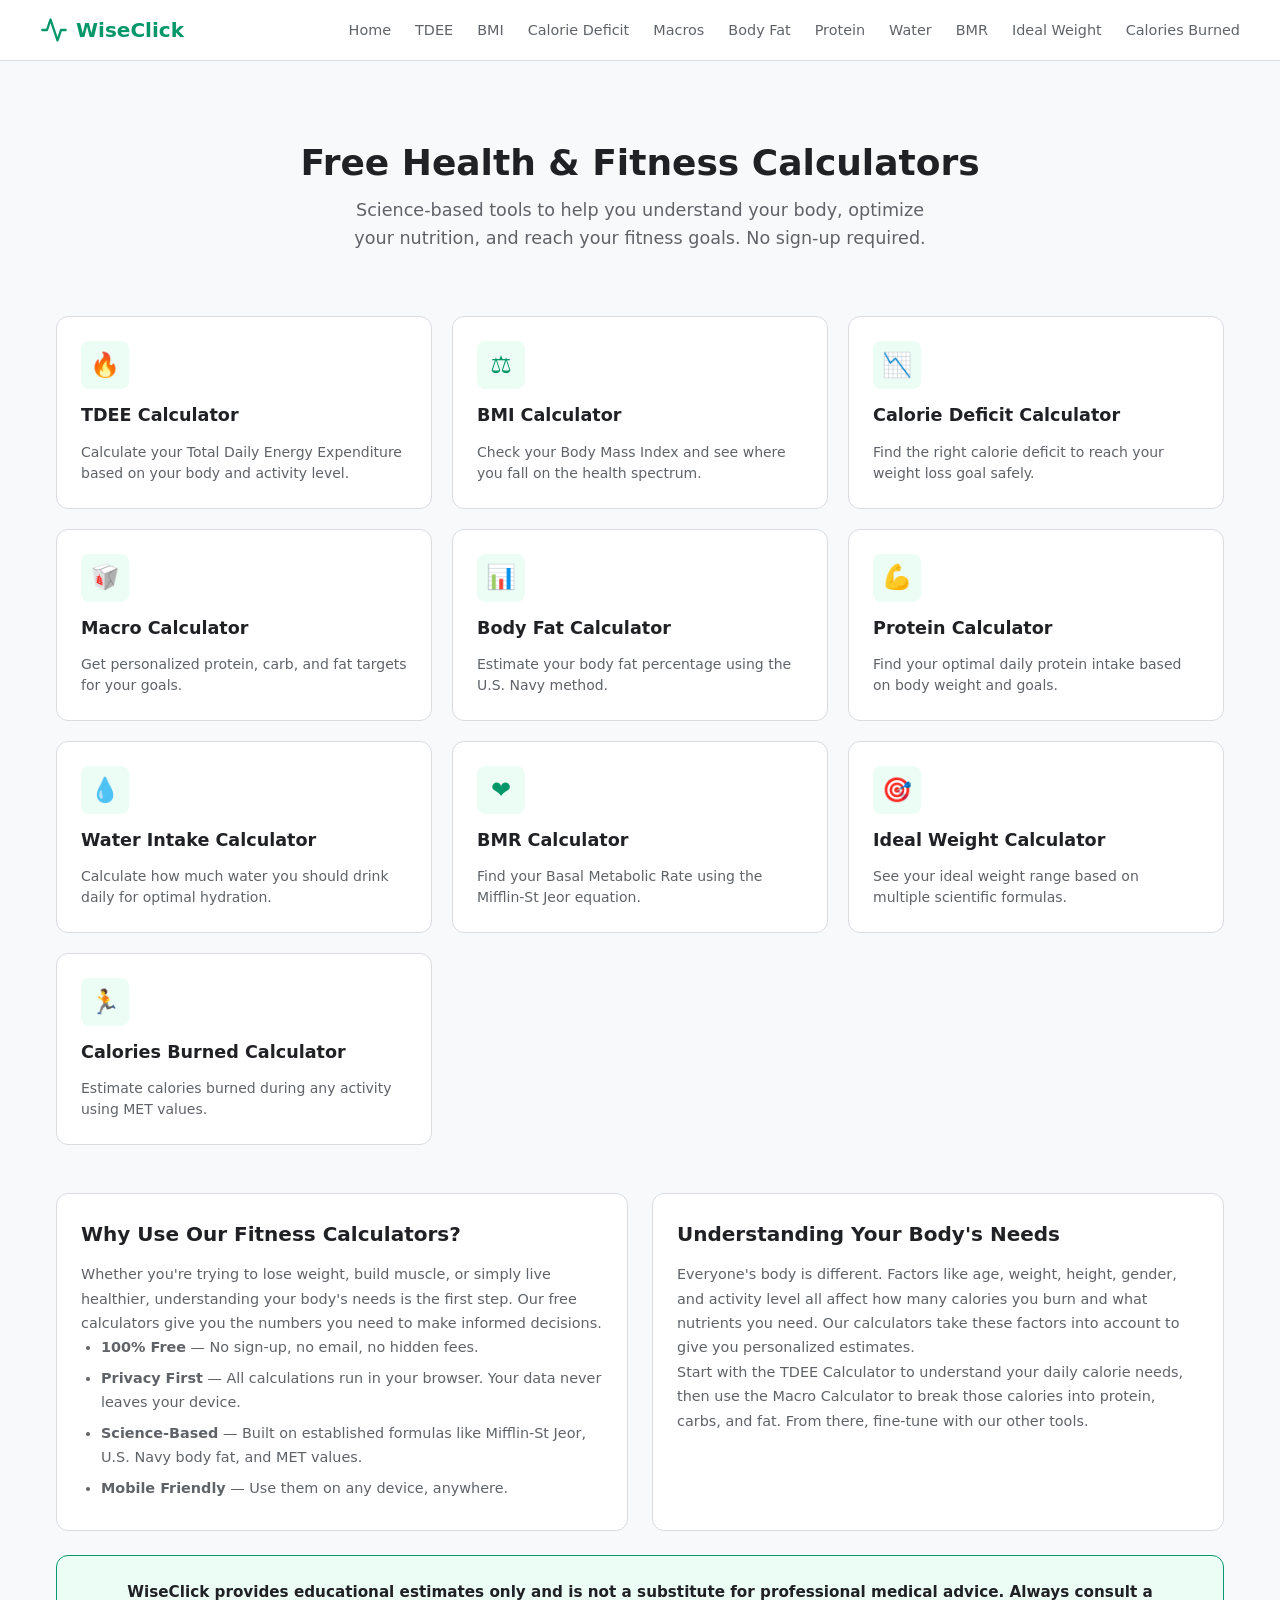
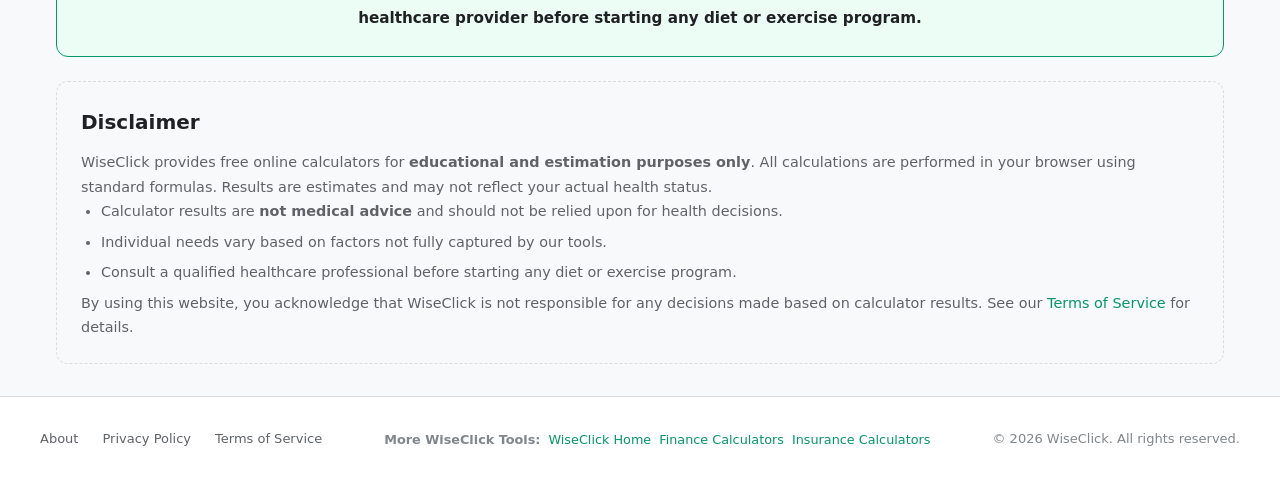
<file: index.html>
<!DOCTYPE html>
<html lang="en">
<head>
  <meta charset="UTF-8">
  <meta name="viewport" content="width=device-width, initial-scale=1.0">
  <title>Free Health & Fitness Calculators | WiseClick</title>
  <meta name="description" content="Free online health and fitness calculators. Calculate TDEE, BMI, body fat, macros, calories burned, and more. Science-based tools, no sign-up required.">
  <meta name="keywords" content="TDEE calculator, BMI calculator, calorie deficit calculator, macro calculator, body fat calculator, protein calculator, water intake calculator, BMR calculator, ideal weight calculator, calories burned calculator, free fitness calculator">
  <link rel="canonical" href="https://fit.wiseclick.site/">
  <meta property="og:title" content="WiseClick - Free Health & Fitness Calculators">
  <meta property="og:description" content="Science-based health and fitness calculators. TDEE, BMI, macros, body fat, and more. Free and easy to use.">
  <meta property="og:type" content="website">
  <link rel="stylesheet" href="css/style.css">
  <script type="application/ld+json">
  {
    "@context": "https://schema.org",
    "@type": "WebApplication",
    "name": "WiseClick",
    "description": "Free online health and fitness calculators for TDEE, BMI, macros, body fat, and more.",
    "url": "https://fit.wiseclick.site",
    "applicationCategory": "HealthApplication",
    "operatingSystem": "Any",
    "offers": {
      "@type": "Offer",
      "price": "0",
      "priceCurrency": "USD"
    }
  }
  </script>

  <script type="application/ld+json">
  {
    "@context": "https://schema.org",
    "@type": "WebSite",
    "name": "WiseClick Fit",
    "url": "https://fit.wiseclick.site/",
    "potentialAction": {
      "@type": "SearchAction",
      "target": "https://fit.wiseclick.site/?q={{search_term_string}}",
      "query-input": "required name=search_term_string"
    }
  }
  </script>
</head>
<body>

  <header class="site-header">
    <div class="header-inner">
      <a href="/" class="site-logo">
        <svg viewBox="0 0 24 24" fill="none" stroke="currentColor" stroke-width="2" stroke-linecap="round" stroke-linejoin="round">
          <polyline points="22 12 18 12 15 21 9 3 6 12 2 12"/>
        </svg>
        WiseClick
      </a>
      <button class="nav-toggle" onclick="document.querySelector('.nav-links').classList.toggle('open')" aria-label="Menu">
        <svg viewBox="0 0 24 24" fill="none" stroke="currentColor" stroke-width="2">
          <line x1="3" y1="6" x2="21" y2="6"/>
          <line x1="3" y1="12" x2="21" y2="12"/>
          <line x1="3" y1="18" x2="21" y2="18"/>
        </svg>
      </button>
      <ul class="nav-links">
        <li><a href="/" id="nav-home">Home</a></li>
        <li><a href="/tdee-calculator/" id="nav-tdee">TDEE</a></li>
        <li><a href="/bmi-calculator/" id="nav-bmi">BMI</a></li>
        <li><a href="/calorie-deficit-calculator/" id="nav-deficit">Calorie Deficit</a></li>
        <li><a href="/macro-calculator/" id="nav-macro">Macros</a></li>
        <li><a href="/body-fat-calculator/" id="nav-bodyfat">Body Fat</a></li>
        <li><a href="/protein-calculator/" id="nav-protein">Protein</a></li>
        <li><a href="/water-intake-calculator/" id="nav-water">Water</a></li>
        <li><a href="/bmr-calculator/" id="nav-bmr">BMR</a></li>
        <li><a href="/ideal-weight-calculator/" id="nav-ideal">Ideal Weight</a></li>
        <li><a href="/calories-burned-calculator/" id="nav-burned">Calories Burned</a></li>
      </ul>
    </div>
  </header>

  <main>
    <section class="hero">
      <h1>Free Health & Fitness Calculators</h1>
      <p>Science-based tools to help you understand your body, optimize your nutrition, and reach your fitness goals. No sign-up required.</p>
    </section>

    <section class="calc-grid">
      <a href="/tdee-calculator/" class="calc-card">
        <div class="calc-card-icon">&#x1F525;</div>
        <h3>TDEE Calculator</h3>
        <p>Calculate your Total Daily Energy Expenditure based on your body and activity level.</p>
      </a>

      <a href="/bmi-calculator/" class="calc-card">
        <div class="calc-card-icon">&#x2696;&#xFE0F;</div>
        <h3>BMI Calculator</h3>
        <p>Check your Body Mass Index and see where you fall on the health spectrum.</p>
      </a>

      <a href="/calorie-deficit-calculator/" class="calc-card">
        <div class="calc-card-icon">&#x1F4C9;</div>
        <h3>Calorie Deficit Calculator</h3>
        <p>Find the right calorie deficit to reach your weight loss goal safely.</p>
      </a>

      <a href="/macro-calculator/" class="calc-card">
        <div class="calc-card-icon">&#x1F961;</div>
        <h3>Macro Calculator</h3>
        <p>Get personalized protein, carb, and fat targets for your goals.</p>
      </a>

      <a href="/body-fat-calculator/" class="calc-card">
        <div class="calc-card-icon">&#x1F4CA;</div>
        <h3>Body Fat Calculator</h3>
        <p>Estimate your body fat percentage using the U.S. Navy method.</p>
      </a>

      <a href="/protein-calculator/" class="calc-card">
        <div class="calc-card-icon">&#x1F4AA;</div>
        <h3>Protein Calculator</h3>
        <p>Find your optimal daily protein intake based on body weight and goals.</p>
      </a>

      <a href="/water-intake-calculator/" class="calc-card">
        <div class="calc-card-icon">&#x1F4A7;</div>
        <h3>Water Intake Calculator</h3>
        <p>Calculate how much water you should drink daily for optimal hydration.</p>
      </a>

      <a href="/bmr-calculator/" class="calc-card">
        <div class="calc-card-icon">&#x2764;&#xFE0F;</div>
        <h3>BMR Calculator</h3>
        <p>Find your Basal Metabolic Rate using the Mifflin-St Jeor equation.</p>
      </a>

      <a href="/ideal-weight-calculator/" class="calc-card">
        <div class="calc-card-icon">&#x1F3AF;</div>
        <h3>Ideal Weight Calculator</h3>
        <p>See your ideal weight range based on multiple scientific formulas.</p>
      </a>

      <a href="/calories-burned-calculator/" class="calc-card">
        <div class="calc-card-icon">&#x1F3C3;</div>
        <h3>Calories Burned Calculator</h3>
        <p>Estimate calories burned during any activity using MET values.</p>
      </a>
    </section>

    <section class="seo-content" style="margin-top:3rem">
      <div class="seo-block">
        <h2>Why Use Our Fitness Calculators?</h2>
        <p>Whether you're trying to lose weight, build muscle, or simply live healthier, understanding your body's needs is the first step. Our free calculators give you the numbers you need to make informed decisions.</p>
        <ul>
          <li><strong>100% Free</strong> &mdash; No sign-up, no email, no hidden fees.</li>
          <li><strong>Privacy First</strong> &mdash; All calculations run in your browser. Your data never leaves your device.</li>
          <li><strong>Science-Based</strong> &mdash; Built on established formulas like Mifflin-St Jeor, U.S. Navy body fat, and MET values.</li>
          <li><strong>Mobile Friendly</strong> &mdash; Use them on any device, anywhere.</li>
        </ul>
      </div>
      <div class="seo-block">
        <h2>Understanding Your Body's Needs</h2>
        <p>Everyone's body is different. Factors like age, weight, height, gender, and activity level all affect how many calories you burn and what nutrients you need. Our calculators take these factors into account to give you personalized estimates.</p>
        <p>Start with the TDEE Calculator to understand your daily calorie needs, then use the Macro Calculator to break those calories into protein, carbs, and fat. From there, fine-tune with our other tools.</p>
      </div>
      <div class="seo-block full-width" style="background:var(--primary-light);border-color:var(--primary);border-style:solid;">
        <p style="font-size:0.95rem;color:var(--text);text-align:center;line-height:1.7;"><strong>WiseClick provides educational estimates only and is not a substitute for professional medical advice. Always consult a healthcare provider before starting any diet or exercise program.</strong></p>
      </div>
      <div class="seo-block full-width" style="background:var(--bg-secondary);border-style:dashed;">
        <h2>Disclaimer</h2>
        <p>WiseClick provides free online calculators for <strong>educational and estimation purposes only</strong>. All calculations are performed in your browser using standard formulas. Results are estimates and may not reflect your actual health status.</p>
        <ul>
          <li>Calculator results are <strong>not medical advice</strong> and should not be relied upon for health decisions.</li>
          <li>Individual needs vary based on factors not fully captured by our tools.</li>
          <li>Consult a qualified healthcare professional before starting any diet or exercise program.</li>
        </ul>
        <p>By using this website, you acknowledge that WiseClick is not responsible for any decisions made based on calculator results. See our <a href="/terms/">Terms of Service</a> for details.</p>
      </div>
    </section>
  </main>

  <footer class="site-footer">
    <div class="footer-inner">
      <ul class="footer-links">
        <li><a href="/about/">About</a></li>
        <li><a href="/privacy/">Privacy Policy</a></li>
        <li><a href="/terms/">Terms of Service</a></li>
      </ul>
      <div class="cross-site-links"><span>More WiseClick Tools:</span><a href="https://wiseclick.site/" target="_blank" rel="noopener">WiseClick Home</a><a href="https://calc.wiseclick.site/" target="_blank" rel="noopener">Finance Calculators</a><a href="https://insure.wiseclick.site/" target="_blank" rel="noopener">Insurance Calculators</a></div>
      <p class="footer-copy">&copy; 2026 WiseClick. All rights reserved.</p>
    </div>
  </footer>
</body>
</html>
</file>
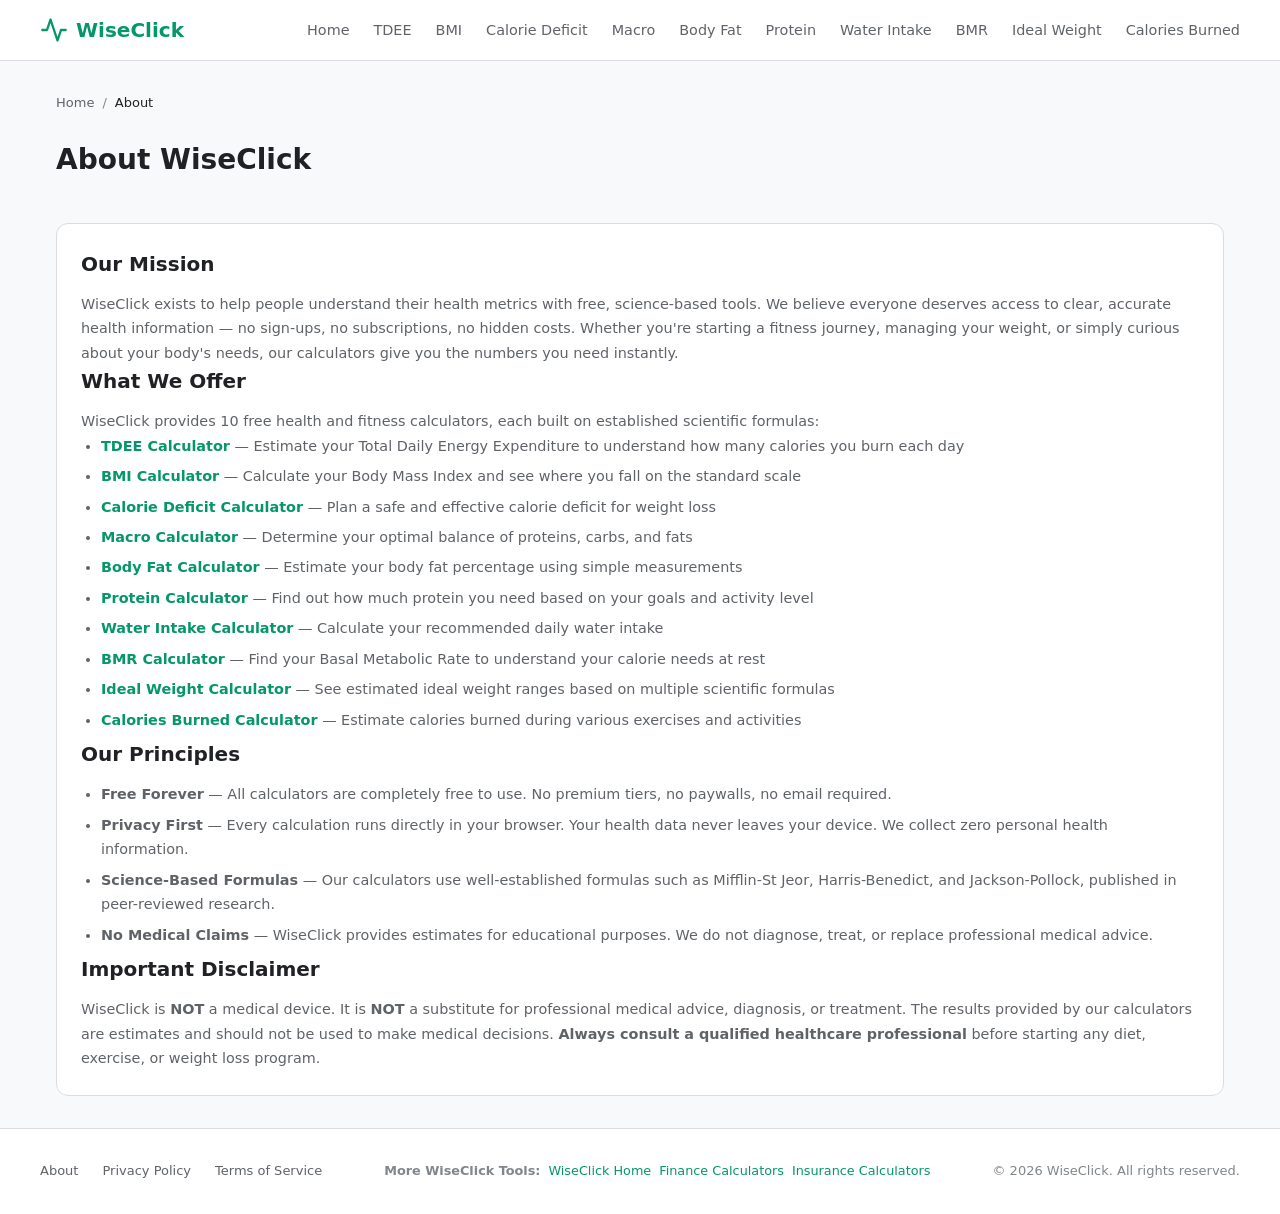
<file: about/index.html>
<!DOCTYPE html>
<html lang="en">
<head>
  <meta charset="UTF-8">
  <meta name="viewport" content="width=device-width, initial-scale=1.0">
  <title>About | WiseClick - Free Health & Fitness Calculators</title>
  <meta name="description" content="Learn about WiseClick — free online calculators to help you make smarter decisions.">
  <link rel="stylesheet" href="../css/style.css">
  <script type="application/ld+json">
  {
    "@context": "https://schema.org",
    "@type": "BreadcrumbList",
    "itemListElement": [
      { "@type": "ListItem", "position": 1, "name": "Home", "item": "https://fit.wiseclick.site/" },
      { "@type": "ListItem", "position": 2, "name": "About", "item": "https://fit.wiseclick.site/about/" }
    ]
  }
  </script>
</head>
<body>

  <header class="site-header">
    <div class="header-inner">
      <a href="/" class="site-logo">
        <svg viewBox="0 0 24 24" fill="none" stroke="currentColor" stroke-width="2" stroke-linecap="round" stroke-linejoin="round"><path d="M22 12h-4l-3 9L9 3l-3 9H2"/></svg>
        WiseClick
      </a>
      <button class="nav-toggle" onclick="document.querySelector('.nav-links').classList.toggle('open')" aria-label="Menu">
        <svg viewBox="0 0 24 24" fill="none" stroke="currentColor" stroke-width="2"><line x1="3" y1="6" x2="21" y2="6"/><line x1="3" y1="12" x2="21" y2="12"/><line x1="3" y1="18" x2="21" y2="18"/></svg>
      </button>
      <ul class="nav-links">
        <li><a href="/">Home</a></li>
        <li><a href="/tdee-calculator/">TDEE</a></li>
        <li><a href="/bmi-calculator/">BMI</a></li>
        <li><a href="/calorie-deficit-calculator/">Calorie Deficit</a></li>
        <li><a href="/macro-calculator/">Macro</a></li>
        <li><a href="/body-fat-calculator/">Body Fat</a></li>
        <li><a href="/protein-calculator/">Protein</a></li>
        <li><a href="/water-intake-calculator/">Water Intake</a></li>
        <li><a href="/bmr-calculator/">BMR</a></li>
        <li><a href="/ideal-weight-calculator/">Ideal Weight</a></li>
        <li><a href="/calories-burned-calculator/">Calories Burned</a></li>
      </ul>
    </div>
  </header>

  <main>
    <nav class="breadcrumb">
      <a href="/">Home</a> / <span>About</span>
    </nav>

    <div class="calc-page">
      <h1>About WiseClick</h1>

      <div class="seo-block full-width">
        <h2>Our Mission</h2>
        <p>WiseClick exists to help people understand their health metrics with free, science-based tools. We believe everyone deserves access to clear, accurate health information — no sign-ups, no subscriptions, no hidden costs. Whether you're starting a fitness journey, managing your weight, or simply curious about your body's needs, our calculators give you the numbers you need instantly.</p>

        <h2>What We Offer</h2>
        <p>WiseClick provides 10 free health and fitness calculators, each built on established scientific formulas:</p>
        <ul>
          <li><a href="/tdee-calculator/"><strong>TDEE Calculator</strong></a> — Estimate your Total Daily Energy Expenditure to understand how many calories you burn each day</li>
          <li><a href="/bmi-calculator/"><strong>BMI Calculator</strong></a> — Calculate your Body Mass Index and see where you fall on the standard scale</li>
          <li><a href="/calorie-deficit-calculator/"><strong>Calorie Deficit Calculator</strong></a> — Plan a safe and effective calorie deficit for weight loss</li>
          <li><a href="/macro-calculator/"><strong>Macro Calculator</strong></a> — Determine your optimal balance of proteins, carbs, and fats</li>
          <li><a href="/body-fat-calculator/"><strong>Body Fat Calculator</strong></a> — Estimate your body fat percentage using simple measurements</li>
          <li><a href="/protein-calculator/"><strong>Protein Calculator</strong></a> — Find out how much protein you need based on your goals and activity level</li>
          <li><a href="/water-intake-calculator/"><strong>Water Intake Calculator</strong></a> — Calculate your recommended daily water intake</li>
          <li><a href="/bmr-calculator/"><strong>BMR Calculator</strong></a> — Find your Basal Metabolic Rate to understand your calorie needs at rest</li>
          <li><a href="/ideal-weight-calculator/"><strong>Ideal Weight Calculator</strong></a> — See estimated ideal weight ranges based on multiple scientific formulas</li>
          <li><a href="/calories-burned-calculator/"><strong>Calories Burned Calculator</strong></a> — Estimate calories burned during various exercises and activities</li>
        </ul>

        <h2>Our Principles</h2>
        <ul>
          <li><strong>Free Forever</strong> — All calculators are completely free to use. No premium tiers, no paywalls, no email required.</li>
          <li><strong>Privacy First</strong> — Every calculation runs directly in your browser. Your health data never leaves your device. We collect zero personal health information.</li>
          <li><strong>Science-Based Formulas</strong> — Our calculators use well-established formulas such as Mifflin-St Jeor, Harris-Benedict, and Jackson-Pollock, published in peer-reviewed research.</li>
          <li><strong>No Medical Claims</strong> — WiseClick provides estimates for educational purposes. We do not diagnose, treat, or replace professional medical advice.</li>
        </ul>

        <h2>Important Disclaimer</h2>
        <p>WiseClick is <strong>NOT</strong> a medical device. It is <strong>NOT</strong> a substitute for professional medical advice, diagnosis, or treatment. The results provided by our calculators are estimates and should not be used to make medical decisions. <strong>Always consult a qualified healthcare professional</strong> before starting any diet, exercise, or weight loss program.</p>
      </div>
    </div>
  </main>

  <footer class="site-footer">
    <div class="footer-inner">
      <ul class="footer-links">
        <li><a href="/about/">About</a></li>
        <li><a href="/privacy/">Privacy Policy</a></li>
        <li><a href="/terms/">Terms of Service</a></li>
      </ul>
      <div class="cross-site-links"><span>More WiseClick Tools:</span><a href="https://wiseclick.site/" target="_blank" rel="noopener">WiseClick Home</a><a href="https://calc.wiseclick.site/" target="_blank" rel="noopener">Finance Calculators</a><a href="https://insure.wiseclick.site/" target="_blank" rel="noopener">Insurance Calculators</a></div>
      <p class="footer-copy">&copy; 2026 WiseClick. All rights reserved.</p>
    </div>
  </footer>
</body>
</html>
</file>
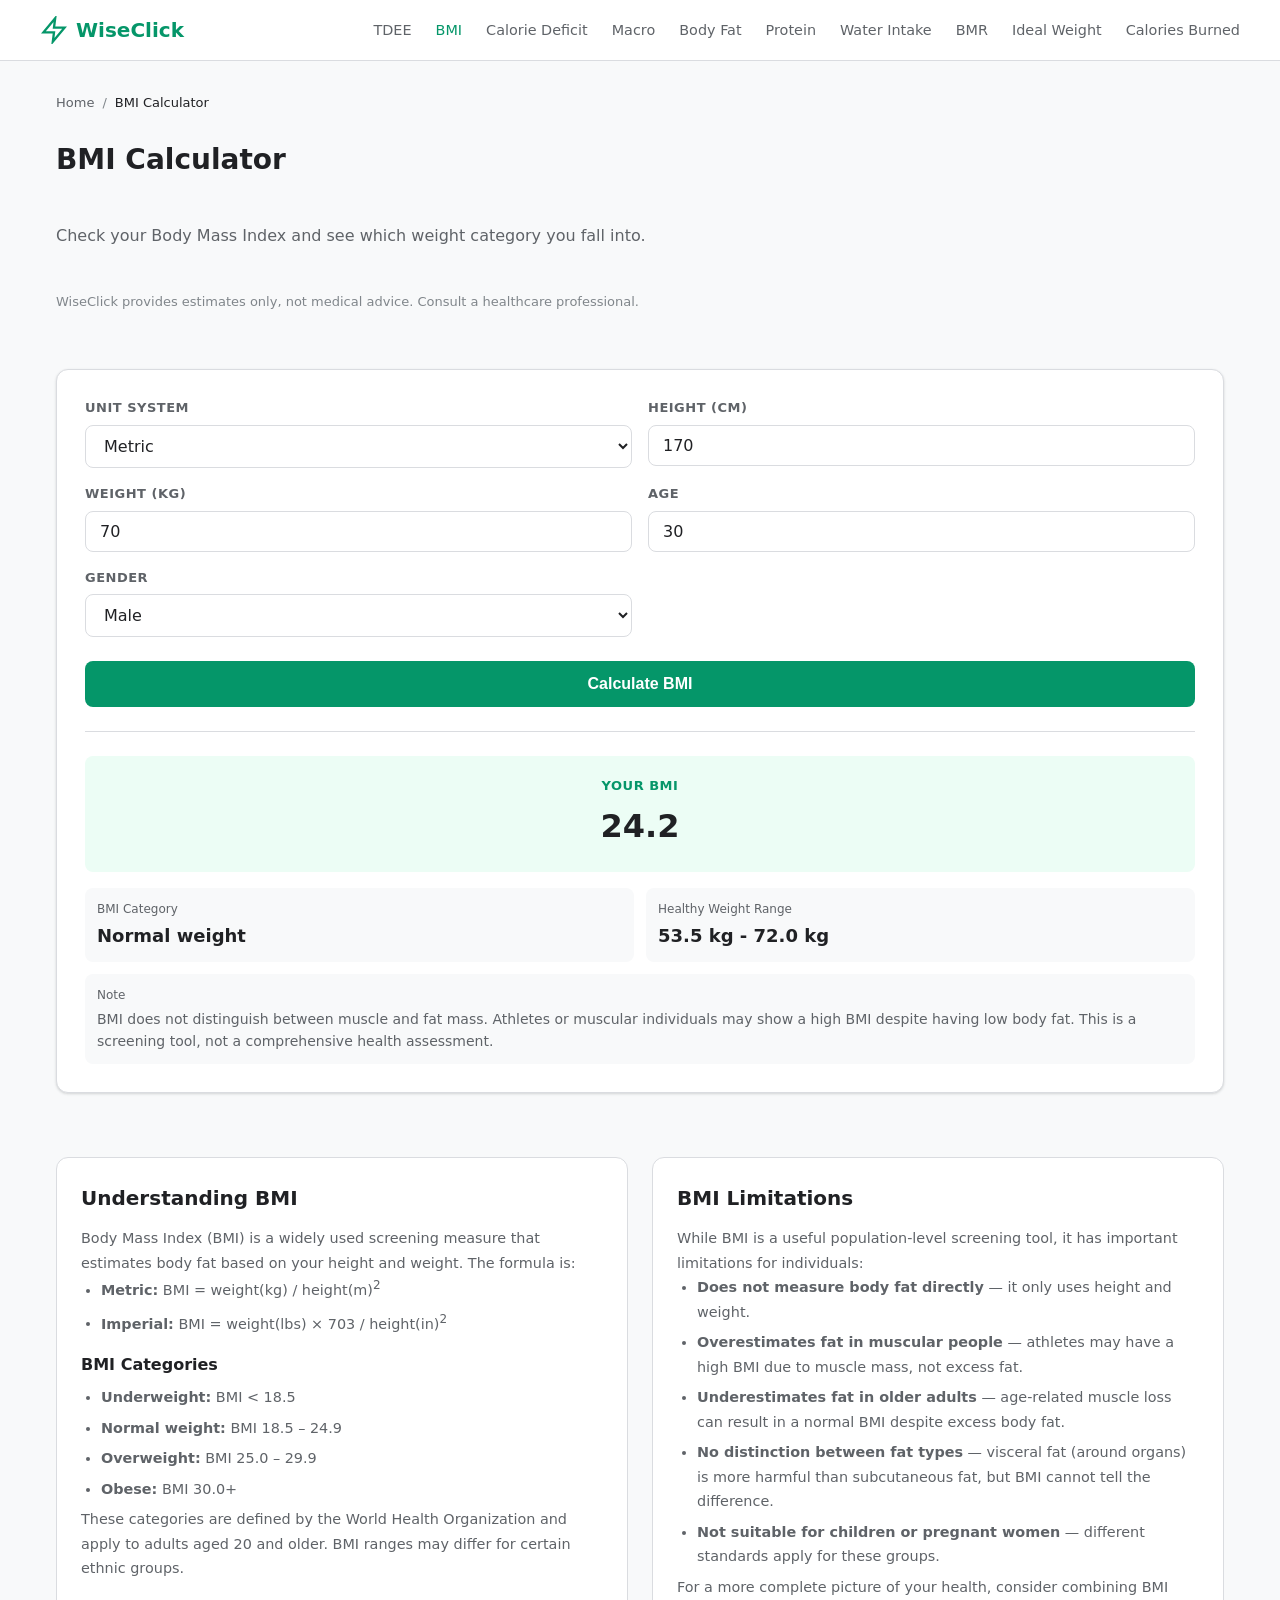
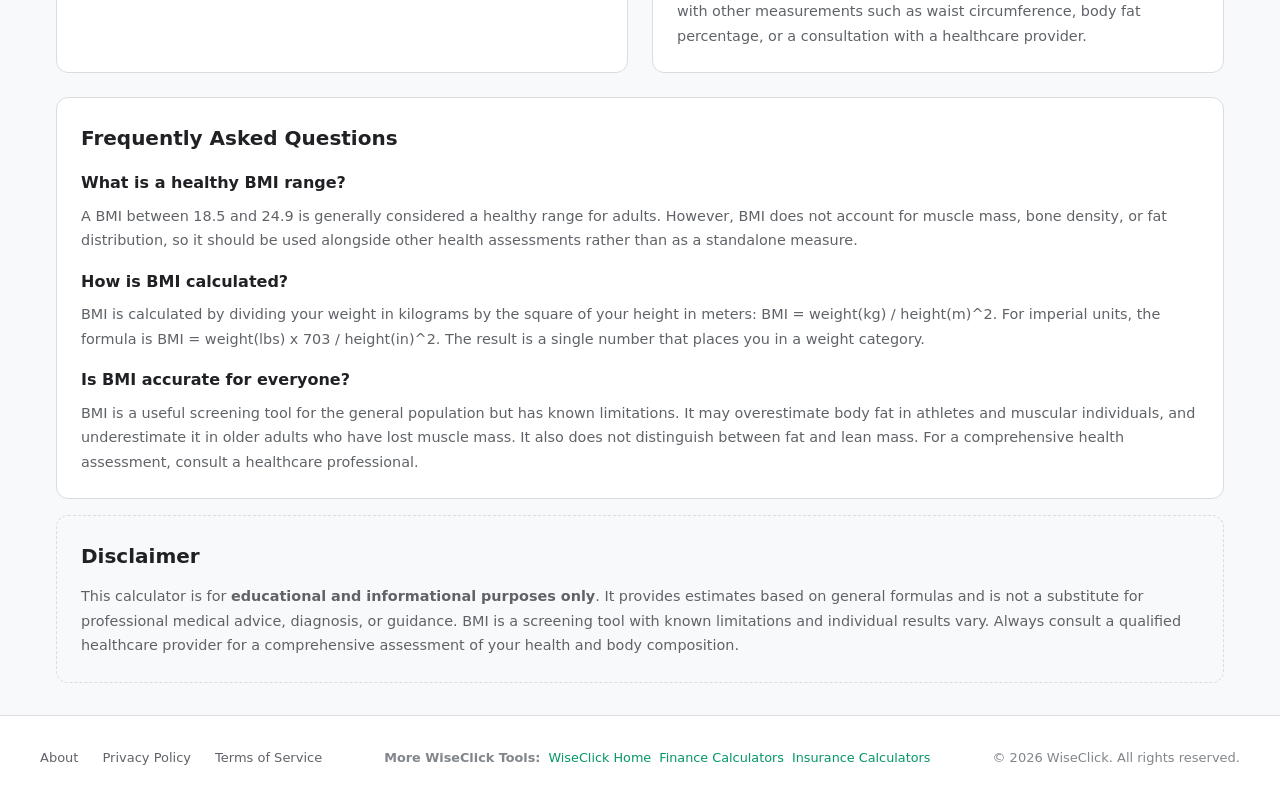
<file: bmi-calculator/index.html>
<!DOCTYPE html>
<html lang="en">
<head>
  <meta charset="UTF-8">
  <meta name="viewport" content="width=device-width, initial-scale=1.0">
  <title>BMI Calculator - Check Your Body Mass Index</title>
  <meta name="description" content="Free BMI calculator. Check your Body Mass Index and see which weight category you fall into.">
  <meta name="keywords" content="BMI calculator, body mass index, weight category, healthy weight range, BMI chart">
  <link rel="canonical" href="https://fit.wiseclick.site/bmi-calculator/">
  <meta property="og:title" content="BMI Calculator - Check Your Body Mass Index">
  <meta property="og:description" content="Calculate your Body Mass Index and see which weight category you fall into. Free and easy to use.">
  <meta property="og:type" content="website">
  <link rel="stylesheet" href="../css/style.css">
  <script type="application/ld+json">
  {
    "@context": "https://schema.org",
    "@type": "WebApplication",
    "name": "BMI Calculator",
    "description": "Free Body Mass Index calculator",
    "applicationCategory": "HealthApplication",
    "operatingSystem": "Any",
    "offers": { "@type": "Offer", "price": "0", "priceCurrency": "USD" }
  }
  </script>
  <script type="application/ld+json">
  {
    "@context": "https://schema.org",
    "@type": "FAQPage",
    "mainEntity": [
      {
        "@type": "Question",
        "name": "What is a healthy BMI range?",
        "acceptedAnswer": {
          "@type": "Answer",
          "text": "A BMI between 18.5 and 24.9 is generally considered a healthy range for adults. However, BMI does not account for muscle mass, bone density, or fat distribution, so it should be used alongside other health assessments."
        }
      },
      {
        "@type": "Question",
        "name": "How is BMI calculated?",
        "acceptedAnswer": {
          "@type": "Answer",
          "text": "BMI is calculated by dividing your weight in kilograms by the square of your height in meters: BMI = weight(kg) / height(m)^2. For imperial units, the formula is BMI = weight(lbs) x 703 / height(in)^2."
        }
      },
      {
        "@type": "Question",
        "name": "Is BMI accurate for everyone?",
        "acceptedAnswer": {
          "@type": "Answer",
          "text": "BMI is a useful screening tool for the general population but has limitations. It may overestimate body fat in athletes and muscular individuals, and underestimate it in older adults who have lost muscle mass. It also does not distinguish between fat and lean mass."
        }
      }
    ]
  }
  </script>
  <script type="application/ld+json">
  {
    "@context": "https://schema.org",
    "@type": "BreadcrumbList",
    "itemListElement": [
      { "@type": "ListItem", "position": 1, "name": "Home", "item": "https://fit.wiseclick.site/" },
      { "@type": "ListItem", "position": 2, "name": "BMI Calculator", "item": "https://fit.wiseclick.site/bmi-calculator/" }
    ]
  }
  </script>
</head>
<body>

  <header class="site-header">
    <div class="header-inner">
      <a href="/" class="site-logo">
        <svg viewBox="0 0 24 24" fill="none" stroke="currentColor" stroke-width="2"><path d="M13 2L3 14h9l-1 8 10-12h-9l1-8z"/></svg>
        WiseClick
      </a>
      <button class="nav-toggle" onclick="document.querySelector('.nav-links').classList.toggle('open')" aria-label="Menu">
        <svg viewBox="0 0 24 24" fill="none" stroke="currentColor" stroke-width="2"><line x1="3" y1="6" x2="21" y2="6"/><line x1="3" y1="12" x2="21" y2="12"/><line x1="3" y1="18" x2="21" y2="18"/></svg>
      </button>
      <ul class="nav-links">
        <li><a href="/tdee-calculator/">TDEE</a></li>
        <li><a href="/bmi-calculator/" class="active">BMI</a></li>
        <li><a href="/calorie-deficit-calculator/">Calorie Deficit</a></li>
        <li><a href="/macro-calculator/">Macro</a></li>
        <li><a href="/body-fat-calculator/">Body Fat</a></li>
        <li><a href="/protein-calculator/">Protein</a></li>
        <li><a href="/water-intake-calculator/">Water Intake</a></li>
        <li><a href="/bmr-calculator/">BMR</a></li>
        <li><a href="/ideal-weight-calculator/">Ideal Weight</a></li>
        <li><a href="/calories-burned-calculator/">Calories Burned</a></li>
      </ul>
    </div>
  </header>

  <main>
    <nav class="breadcrumb">
      <a href="/">Home</a> / <span>BMI Calculator</span>
    </nav>

    <div class="calc-page">
      <h1>BMI Calculator</h1>
      <p class="subtitle">Check your Body Mass Index and see which weight category you fall into.</p>
      <p style="font-size:0.8125rem;color:var(--text-light);margin-top:-0.75rem;margin-bottom:1.5rem;">WiseClick provides estimates only, not medical advice. Consult a healthcare professional.</p>

      <div class="calc-tool">
        <form class="calc-form" id="bmi-form" onsubmit="return false;">
          <div class="form-group">
            <label for="unit-system">Unit System</label>
            <select id="unit-system" onchange="toggleUnits()">
              <option value="metric" selected>Metric</option>
              <option value="imperial">Imperial</option>
            </select>
          </div>
          <div class="form-group" id="height-cm-group">
            <label for="height-cm">Height (cm)</label>
            <input type="number" id="height-cm" value="170" min="100" max="250">
          </div>
          <div class="form-group" id="height-ft-group" style="display:none;">
            <label for="height-ft">Height (ft)</label>
            <input type="number" id="height-ft" value="5" min="3" max="8">
          </div>
          <div class="form-group" id="height-in-group" style="display:none;">
            <label for="height-in">Height (in)</label>
            <input type="number" id="height-in" value="7" min="0" max="11">
          </div>
          <div class="form-group" id="weight-kg-group">
            <label for="weight-kg">Weight (kg)</label>
            <input type="number" id="weight-kg" value="70" min="30" max="300">
          </div>
          <div class="form-group" id="weight-lbs-group" style="display:none;">
            <label for="weight-lbs">Weight (lbs)</label>
            <input type="number" id="weight-lbs" value="154" min="66" max="660">
          </div>
          <div class="form-group">
            <label for="age">Age</label>
            <input type="number" id="age" value="30" min="18" max="100">
          </div>
          <div class="form-group">
            <label for="gender">Gender</label>
            <select id="gender">
              <option value="male" selected>Male</option>
              <option value="female">Female</option>
            </select>
          </div>
          <button type="button" class="btn-calculate" onclick="calculateBMI()">Calculate BMI</button>
        </form>

        <div class="calc-results" id="results">
          <div class="result-highlight">
            <div class="label">Your BMI</div>
            <div class="value" id="bmi-value">0</div>
          </div>
          <div class="result-details">
            <div class="result-item">
              <div class="label">BMI Category</div>
              <div class="value" id="bmi-category">-</div>
            </div>
            <div class="result-item">
              <div class="label">Healthy Weight Range</div>
              <div class="value" id="healthy-range">-</div>
            </div>
            <div class="result-item full-width" style="grid-column:1/-1">
              <div class="label">Note</div>
              <div class="value" style="font-size:0.875rem;font-weight:400;color:var(--text-secondary);">BMI does not distinguish between muscle and fat mass. Athletes or muscular individuals may show a high BMI despite having low body fat. This is a screening tool, not a comprehensive health assessment.</div>
            </div>
          </div>
        </div>
      </div>

      <div class="seo-content">
        <div class="seo-block">
          <h2>Understanding BMI</h2>
          <p>Body Mass Index (BMI) is a widely used screening measure that estimates body fat based on your height and weight. The formula is:</p>
          <ul>
            <li><strong>Metric:</strong> BMI = weight(kg) / height(m)<sup>2</sup></li>
            <li><strong>Imperial:</strong> BMI = weight(lbs) &times; 703 / height(in)<sup>2</sup></li>
          </ul>
          <h3>BMI Categories</h3>
          <ul>
            <li><strong>Underweight:</strong> BMI &lt; 18.5</li>
            <li><strong>Normal weight:</strong> BMI 18.5 &ndash; 24.9</li>
            <li><strong>Overweight:</strong> BMI 25.0 &ndash; 29.9</li>
            <li><strong>Obese:</strong> BMI 30.0+</li>
          </ul>
          <p>These categories are defined by the World Health Organization and apply to adults aged 20 and older. BMI ranges may differ for certain ethnic groups.</p>
        </div>
        <div class="seo-block">
          <h2>BMI Limitations</h2>
          <p>While BMI is a useful population-level screening tool, it has important limitations for individuals:</p>
          <ul>
            <li><strong>Does not measure body fat directly</strong> &mdash; it only uses height and weight.</li>
            <li><strong>Overestimates fat in muscular people</strong> &mdash; athletes may have a high BMI due to muscle mass, not excess fat.</li>
            <li><strong>Underestimates fat in older adults</strong> &mdash; age-related muscle loss can result in a normal BMI despite excess body fat.</li>
            <li><strong>No distinction between fat types</strong> &mdash; visceral fat (around organs) is more harmful than subcutaneous fat, but BMI cannot tell the difference.</li>
            <li><strong>Not suitable for children or pregnant women</strong> &mdash; different standards apply for these groups.</li>
          </ul>
          <p>For a more complete picture of your health, consider combining BMI with other measurements such as waist circumference, body fat percentage, or a consultation with a healthcare provider.</p>
        </div>
        <div class="seo-block full-width">
          <h2>Frequently Asked Questions</h2>
          <h3>What is a healthy BMI range?</h3>
          <p>A BMI between 18.5 and 24.9 is generally considered a healthy range for adults. However, BMI does not account for muscle mass, bone density, or fat distribution, so it should be used alongside other health assessments rather than as a standalone measure.</p>
          <h3>How is BMI calculated?</h3>
          <p>BMI is calculated by dividing your weight in kilograms by the square of your height in meters: BMI = weight(kg) / height(m)^2. For imperial units, the formula is BMI = weight(lbs) x 703 / height(in)^2. The result is a single number that places you in a weight category.</p>
          <h3>Is BMI accurate for everyone?</h3>
          <p>BMI is a useful screening tool for the general population but has known limitations. It may overestimate body fat in athletes and muscular individuals, and underestimate it in older adults who have lost muscle mass. It also does not distinguish between fat and lean mass. For a comprehensive health assessment, consult a healthcare professional.</p>
        </div>
      </div>
    </div>

    <div class="seo-block full-width" style="background:var(--bg-secondary);border-style:dashed;margin-top:1rem">
      <h2>Disclaimer</h2>
      <p>This calculator is for <strong>educational and informational purposes only</strong>. It provides estimates based on general formulas and is not a substitute for professional medical advice, diagnosis, or guidance. BMI is a screening tool with known limitations and individual results vary. Always consult a qualified healthcare provider for a comprehensive assessment of your health and body composition.</p>
    </div>
  </main>

  <footer class="site-footer">
    <div class="footer-inner">
      <ul class="footer-links">
        <li><a href="/about/">About</a></li>
        <li><a href="/privacy/">Privacy Policy</a></li>
        <li><a href="/terms/">Terms of Service</a></li>
      </ul>
      <div class="cross-site-links"><span>More WiseClick Tools:</span><a href="https://wiseclick.site/" target="_blank" rel="noopener">WiseClick Home</a><a href="https://calc.wiseclick.site/" target="_blank" rel="noopener">Finance Calculators</a><a href="https://insure.wiseclick.site/" target="_blank" rel="noopener">Insurance Calculators</a></div>
      <p class="footer-copy">&copy; 2026 WiseClick. All rights reserved.</p>
    </div>
  </footer>

  <script>
  function toggleUnits() {
    const system = document.getElementById('unit-system').value;
    const isMetric = system === 'metric';

    document.getElementById('height-cm-group').style.display = isMetric ? '' : 'none';
    document.getElementById('height-ft-group').style.display = isMetric ? 'none' : '';
    document.getElementById('height-in-group').style.display = isMetric ? 'none' : '';
    document.getElementById('weight-kg-group').style.display = isMetric ? '' : 'none';
    document.getElementById('weight-lbs-group').style.display = isMetric ? 'none' : '';
  }

  function calculateBMI() {
    const system = document.getElementById('unit-system').value;
    const age = parseFloat(document.getElementById('age').value);
    if (!age) return;

    let weightKg, heightM;

    if (system === 'metric') {
      const heightCm = parseFloat(document.getElementById('height-cm').value);
      const weightKgInput = parseFloat(document.getElementById('weight-kg').value);
      if (!heightCm || !weightKgInput) return;
      heightM = heightCm / 100;
      weightKg = weightKgInput;
    } else {
      const feet = parseFloat(document.getElementById('height-ft').value);
      const inches = parseFloat(document.getElementById('height-in').value);
      const lbs = parseFloat(document.getElementById('weight-lbs').value);
      if (!feet || !lbs) return;
      const totalInches = (feet * 12) + (inches || 0);
      heightM = totalInches * 0.0254;
      weightKg = lbs * 0.453592;
    }

    const bmi = weightKg / (heightM * heightM);

    let category;
    if (bmi < 18.5) category = 'Underweight';
    else if (bmi < 25) category = 'Normal weight';
    else if (bmi < 30) category = 'Overweight';
    else category = 'Obese';

    // Healthy weight range for height (BMI 18.5-24.9)
    const healthyLow = 18.5 * heightM * heightM;
    const healthyHigh = 24.9 * heightM * heightM;

    const fmtKg = v => v.toFixed(1) + ' kg';
    const fmtLbs = v => (v * 2.20462).toFixed(1) + ' lbs';

    let rangeStr;
    if (system === 'metric') {
      rangeStr = fmtKg(healthyLow) + ' - ' + fmtKg(healthyHigh);
    } else {
      rangeStr = fmtLbs(healthyLow) + ' - ' + fmtLbs(healthyHigh);
    }

    document.getElementById('bmi-value').textContent = bmi.toFixed(1);
    document.getElementById('bmi-category').textContent = category;
    document.getElementById('healthy-range').textContent = rangeStr;

    document.getElementById('results').classList.add('visible');
  }

  calculateBMI();
  </script>
</body>
</html>
</file>
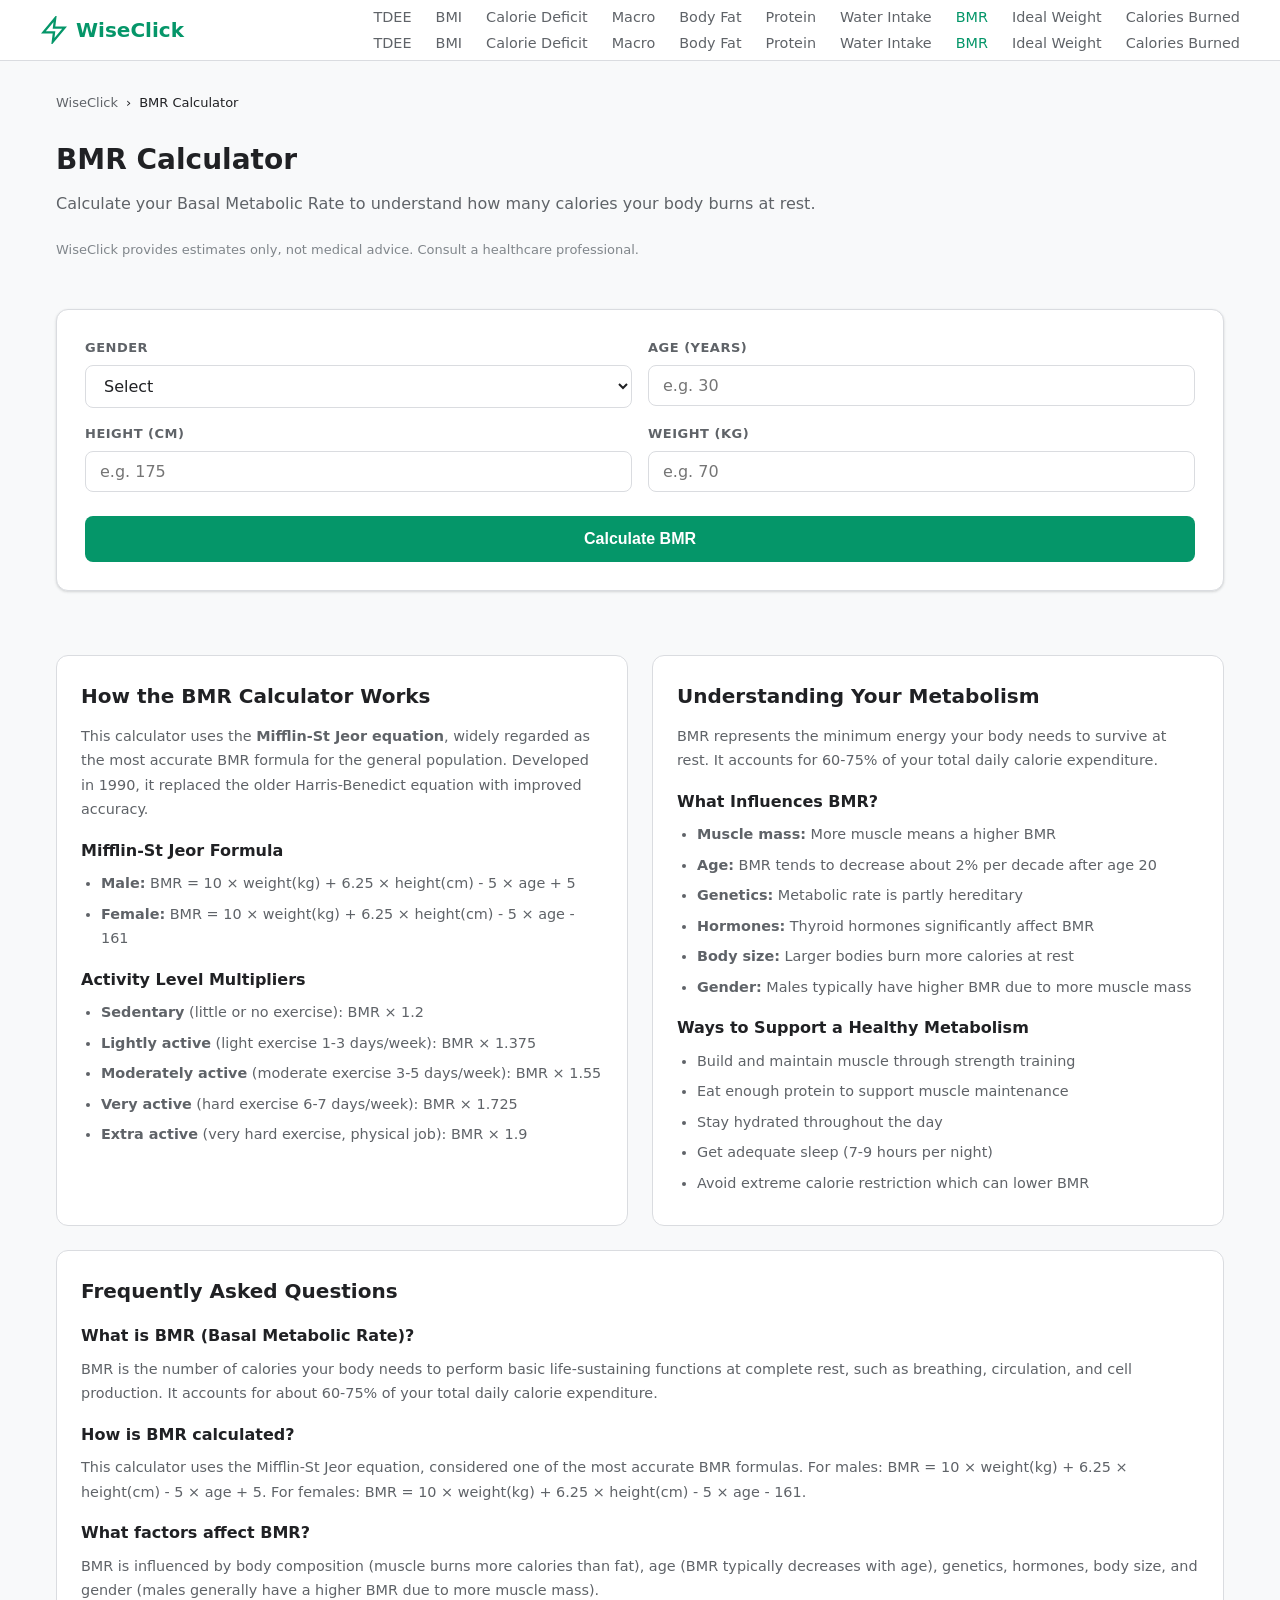
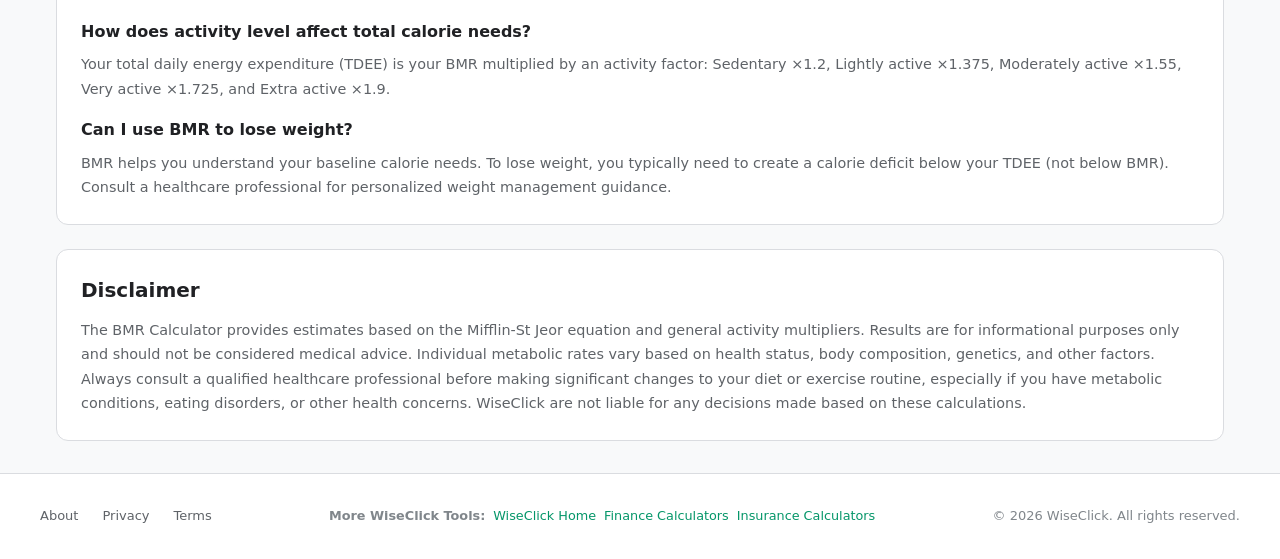
<file: bmr-calculator/index.html>
<!DOCTYPE html>
<html lang="en">
<head>
  <meta charset="UTF-8">
  <meta name="viewport" content="width=device-width, initial-scale=1.0">
  <title>BMR Calculator - Basal Metabolic Rate | WiseClick</title>
  <meta name="description" content="Calculate your Basal Metabolic Rate (BMR) using the Mifflin-St Jeor equation. Find out how many calories your body burns at rest and at different activity levels.">
  <meta name="keywords" content="BMR calculator, basal metabolic rate, calories burned at rest, Mifflin-St Jeor, metabolism calculator">
  <link rel="canonical" href="https://fit.wiseclick.site/bmr-calculator/">
  <meta property="og:title" content="BMR Calculator - Basal Metabolic Rate">
  <meta property="og:description" content="Calculate your Basal Metabolic Rate using the Mifflin-St Jeor equation and estimate calories at different activity levels.">
  <meta property="og:url" content="https://fit.wiseclick.site/bmr-calculator/">
  <meta property="og:type" content="website">
  <link rel="stylesheet" href="../css/style.css">
  <script type="application/ld+json">
  {
    "@context": "https://schema.org",
    "@type": "FAQPage",
    "mainEntity": [
      {
        "@type": "Question",
        "name": "What is BMR (Basal Metabolic Rate)?",
        "acceptedAnswer": {
          "@type": "Answer",
          "text": "BMR is the number of calories your body needs to perform basic life-sustaining functions at complete rest, such as breathing, circulation, and cell production. It accounts for about 60-75% of your total daily calorie expenditure."
        }
      },
      {
        "@type": "Question",
        "name": "How is BMR calculated?",
        "acceptedAnswer": {
          "@type": "Answer",
          "text": "This calculator uses the Mifflin-St Jeor equation, considered one of the most accurate BMR formulas. For males: BMR = 10 × weight(kg) + 6.25 × height(cm) - 5 × age + 5. For females: BMR = 10 × weight(kg) + 6.25 × height(cm) - 5 × age - 161."
        }
      },
      {
        "@type": "Question",
        "name": "What factors affect BMR?",
        "acceptedAnswer": {
          "@type": "Answer",
          "text": "BMR is influenced by body composition (muscle burns more calories than fat), age (BMR typically decreases with age), genetics, hormones, body size, and gender (males generally have a higher BMR due to more muscle mass)."
        }
      },
      {
        "@type": "Question",
        "name": "How does activity level affect total calorie needs?",
        "acceptedAnswer": {
          "@type": "Answer",
          "text": "Your total daily energy expenditure (TDEE) is your BMR multiplied by an activity factor: Sedentary ×1.2, Lightly active ×1.375, Moderately active ×1.55, Very active ×1.725, and Extra active ×1.9."
        }
      },
      {
        "@type": "Question",
        "name": "Can I use BMR to lose weight?",
        "acceptedAnswer": {
          "@type": "Answer",
          "text": "BMR helps you understand your baseline calorie needs. To lose weight, you typically need to create a calorie deficit below your TDEE (not below BMR). Consult a healthcare professional for personalized weight management guidance."
        }
      }
    ]
  }
  </script>
  <script type="application/ld+json">
  {
    "@context": "https://schema.org",
    "@type": "WebApplication",
    "name": "BMR Calculator",
    "url": "https://fit.wiseclick.site/bmr-calculator/",
    "applicationCategory": "HealthApplication",
    "operatingSystem": "Any",
    "offers": {
      "@type": "Offer",
      "price": "0",
      "priceCurrency": "USD"
    }
  }
  </script>
  <script type="application/ld+json">
  {
    "@context": "https://schema.org",
    "@type": "BreadcrumbList",
    "itemListElement": [
      { "@type": "ListItem", "position": 1, "name": "Home", "item": "https://fit.wiseclick.site/" },
      { "@type": "ListItem", "position": 2, "name": "&rsaquo;", "item": "https://fit.wiseclick.site/bmr-calculator/" }
    ]
  }
  </script>
</head>
<body>

<header class="site-header">
  <div class="header-inner">
    <a href="/" class="site-logo">
      <svg viewBox="0 0 24 24" fill="none" stroke="currentColor" stroke-width="2"><path d="M13 2L3 14h9l-1 8 10-12h-9l1-8z"/></svg>
      WiseClick
    </a>
    <nav>
      <ul class="nav-links">
        <li><a href="/tdee-calculator/">TDEE</a></li>
        <li><a href="/bmi-calculator/">BMI</a></li>
        <li><a href="/calorie-deficit-calculator/">Calorie Deficit</a></li>
        <li><a href="/macro-calculator/">Macro</a></li>
        <li><a href="/body-fat-calculator/">Body Fat</a></li>
        <li><a href="/protein-calculator/">Protein</a></li>
        <li><a href="/water-intake-calculator/">Water Intake</a></li>
        <li><a href="/bmr-calculator/" class="active">BMR</a></li>
        <li><a href="/ideal-weight-calculator/">Ideal Weight</a></li>
        <li><a href="/calories-burned-calculator/">Calories Burned</a></li>
      </ul>
      <button class="nav-toggle" onclick="this.nextElementSibling.classList.toggle('open')" aria-label="Menu">
        <svg viewBox="0 0 24 24" fill="none" stroke="currentColor" stroke-width="2"><line x1="3" y1="6" x2="21" y2="6"/><line x1="3" y1="12" x2="21" y2="12"/><line x1="3" y1="18" x2="21" y2="18"/></svg>
      </button>
      <ul class="nav-links">
        <li><a href="/tdee-calculator/">TDEE</a></li>
        <li><a href="/bmi-calculator/">BMI</a></li>
        <li><a href="/calorie-deficit-calculator/">Calorie Deficit</a></li>
        <li><a href="/macro-calculator/">Macro</a></li>
        <li><a href="/body-fat-calculator/">Body Fat</a></li>
        <li><a href="/protein-calculator/">Protein</a></li>
        <li><a href="/water-intake-calculator/">Water Intake</a></li>
        <li><a href="/bmr-calculator/" class="active">BMR</a></li>
        <li><a href="/ideal-weight-calculator/">Ideal Weight</a></li>
        <li><a href="/calories-burned-calculator/">Calories Burned</a></li>
      </ul>
    </nav>
  </div>
</header>

<main>
  <div class="calc-page">
    <div>
      <nav class="breadcrumb">
        <a href="/">WiseClick</a>
        <span>&rsaquo;</span>
        <span>BMR Calculator</span>
      </nav>
      <h1>BMR Calculator</h1>
      <p class="subtitle">Calculate your Basal Metabolic Rate to understand how many calories your body burns at rest.</p>
      <p style="font-size:0.8125rem;color:var(--text-light);margin-bottom:1rem;">WiseClick provides estimates only, not medical advice. Consult a healthcare professional.</p>
    </div>

    <div class="calc-tool">
      <form class="calc-form" id="bmrForm" onsubmit="return calculateBMR(event)">
        <div class="form-group">
          <label for="gender">Gender</label>
          <select id="gender" required>
            <option value="">Select</option>
            <option value="male">Male</option>
            <option value="female">Female</option>
          </select>
        </div>
        <div class="form-group">
          <label for="age">Age (years)</label>
          <input type="number" id="age" placeholder="e.g. 30" min="1" max="120" required>
        </div>
        <div class="form-group">
          <label for="height">Height (cm)</label>
          <input type="number" id="height" placeholder="e.g. 175" min="50" max="300" step="0.1" required>
        </div>
        <div class="form-group">
          <label for="weight">Weight (kg)</label>
          <input type="number" id="weight" placeholder="e.g. 70" min="20" max="300" step="0.1" required>
        </div>
        <button type="submit" class="btn-calculate">Calculate BMR</button>
      </form>

      <div class="calc-results" id="results">
        <div class="result-highlight">
          <div class="label">Your BMR</div>
          <div class="value" id="bmrValue">-</div>
        </div>
        <p style="font-size:0.875rem;color:var(--text-secondary);margin-bottom:1rem;text-align:center;">Calories burned at different activity levels:</p>
        <div class="result-details">
          <div class="result-item">
            <div class="label">Sedentary (&times;1.2)</div>
            <div class="value" id="sedentary">-</div>
          </div>
          <div class="result-item">
            <div class="label">Lightly Active (&times;1.375)</div>
            <div class="value" id="light">-</div>
          </div>
          <div class="result-item">
            <div class="label">Moderately Active (&times;1.55)</div>
            <div class="value" id="moderate">-</div>
          </div>
          <div class="result-item">
            <div class="label">Very Active (&times;1.725)</div>
            <div class="value" id="active">-</div>
          </div>
          <div class="result-item">
            <div class="label">Extra Active (&times;1.9)</div>
            <div class="value" id="extraActive">-</div>
          </div>
        </div>
      </div>
    </div>

    <div class="seo-content">
      <div class="seo-block">
        <h2>How the BMR Calculator Works</h2>
        <p>This calculator uses the <strong>Mifflin-St Jeor equation</strong>, widely regarded as the most accurate BMR formula for the general population. Developed in 1990, it replaced the older Harris-Benedict equation with improved accuracy.</p>
        <h3>Mifflin-St Jeor Formula</h3>
        <ul>
          <li><strong>Male:</strong> BMR = 10 &times; weight(kg) + 6.25 &times; height(cm) - 5 &times; age + 5</li>
          <li><strong>Female:</strong> BMR = 10 &times; weight(kg) + 6.25 &times; height(cm) - 5 &times; age - 161</li>
        </ul>
        <h3>Activity Level Multipliers</h3>
        <ul>
          <li><strong>Sedentary</strong> (little or no exercise): BMR &times; 1.2</li>
          <li><strong>Lightly active</strong> (light exercise 1-3 days/week): BMR &times; 1.375</li>
          <li><strong>Moderately active</strong> (moderate exercise 3-5 days/week): BMR &times; 1.55</li>
          <li><strong>Very active</strong> (hard exercise 6-7 days/week): BMR &times; 1.725</li>
          <li><strong>Extra active</strong> (very hard exercise, physical job): BMR &times; 1.9</li>
        </ul>
      </div>

      <div class="seo-block">
        <h2>Understanding Your Metabolism</h2>
        <p>BMR represents the minimum energy your body needs to survive at rest. It accounts for 60-75% of your total daily calorie expenditure.</p>
        <h3>What Influences BMR?</h3>
        <ul>
          <li><strong>Muscle mass:</strong> More muscle means a higher BMR</li>
          <li><strong>Age:</strong> BMR tends to decrease about 2% per decade after age 20</li>
          <li><strong>Genetics:</strong> Metabolic rate is partly hereditary</li>
          <li><strong>Hormones:</strong> Thyroid hormones significantly affect BMR</li>
          <li><strong>Body size:</strong> Larger bodies burn more calories at rest</li>
          <li><strong>Gender:</strong> Males typically have higher BMR due to more muscle mass</li>
        </ul>
        <h3>Ways to Support a Healthy Metabolism</h3>
        <ul>
          <li>Build and maintain muscle through strength training</li>
          <li>Eat enough protein to support muscle maintenance</li>
          <li>Stay hydrated throughout the day</li>
          <li>Get adequate sleep (7-9 hours per night)</li>
          <li>Avoid extreme calorie restriction which can lower BMR</li>
        </ul>
      </div>

      <div class="seo-block full-width">
        <h2>Frequently Asked Questions</h2>
        <h3>What is BMR (Basal Metabolic Rate)?</h3>
        <p>BMR is the number of calories your body needs to perform basic life-sustaining functions at complete rest, such as breathing, circulation, and cell production. It accounts for about 60-75% of your total daily calorie expenditure.</p>
        <h3>How is BMR calculated?</h3>
        <p>This calculator uses the Mifflin-St Jeor equation, considered one of the most accurate BMR formulas. For males: BMR = 10 &times; weight(kg) + 6.25 &times; height(cm) - 5 &times; age + 5. For females: BMR = 10 &times; weight(kg) + 6.25 &times; height(cm) - 5 &times; age - 161.</p>
        <h3>What factors affect BMR?</h3>
        <p>BMR is influenced by body composition (muscle burns more calories than fat), age (BMR typically decreases with age), genetics, hormones, body size, and gender (males generally have a higher BMR due to more muscle mass).</p>
        <h3>How does activity level affect total calorie needs?</h3>
        <p>Your total daily energy expenditure (TDEE) is your BMR multiplied by an activity factor: Sedentary &times;1.2, Lightly active &times;1.375, Moderately active &times;1.55, Very active &times;1.725, and Extra active &times;1.9.</p>
        <h3>Can I use BMR to lose weight?</h3>
        <p>BMR helps you understand your baseline calorie needs. To lose weight, you typically need to create a calorie deficit below your TDEE (not below BMR). Consult a healthcare professional for personalized weight management guidance.</p>
      </div>

      <div class="seo-block full-width">
        <h2>Disclaimer</h2>
        <p>The BMR Calculator provides estimates based on the Mifflin-St Jeor equation and general activity multipliers. Results are for informational purposes only and should not be considered medical advice. Individual metabolic rates vary based on health status, body composition, genetics, and other factors. Always consult a qualified healthcare professional before making significant changes to your diet or exercise routine, especially if you have metabolic conditions, eating disorders, or other health concerns. WiseClick are not liable for any decisions made based on these calculations.</p>
      </div>
    </div>
  </div>
</main>

<footer class="site-footer">
  <div class="footer-inner">
    <ul class="footer-links">
      <li><a href="/about.html">About</a></li>
      <li><a href="/privacy.html">Privacy</a></li>
      <li><a href="/terms.html">Terms</a></li>
    </ul>
    <div class="cross-site-links"><span>More WiseClick Tools:</span><a href="https://wiseclick.site/" target="_blank" rel="noopener">WiseClick Home</a><a href="https://calc.wiseclick.site/" target="_blank" rel="noopener">Finance Calculators</a><a href="https://insure.wiseclick.site/" target="_blank" rel="noopener">Insurance Calculators</a></div>
      <p class="footer-copy">&copy; 2026 WiseClick. All rights reserved.</p>
  </div>
</footer>
<script>
function calculateBMR(e) {
  e.preventDefault();
  var gender = document.getElementById('gender').value;
  var age = parseInt(document.getElementById('age').value);
  var height = parseFloat(document.getElementById('height').value);
  var weight = parseFloat(document.getElementById('weight').value);

  if (!gender || !age || !height || !weight) return;

  // Mifflin-St Jeor
  var bmr = 10 * weight + 6.25 * height - 5 * age;
  if (gender === 'male') {
    bmr += 5;
  } else {
    bmr -= 161;
  }

  document.getElementById('bmrValue').textContent = Math.round(bmr) + ' kcal/day';
  document.getElementById('sedentary').textContent = Math.round(bmr * 1.2) + ' kcal';
  document.getElementById('light').textContent = Math.round(bmr * 1.375) + ' kcal';
  document.getElementById('moderate').textContent = Math.round(bmr * 1.55) + ' kcal';
  document.getElementById('active').textContent = Math.round(bmr * 1.725) + ' kcal';
  document.getElementById('extraActive').textContent = Math.round(bmr * 1.9) + ' kcal';

  document.getElementById('results').classList.add('visible');
  return false;
}
</script>

</body>
</html>
</file>
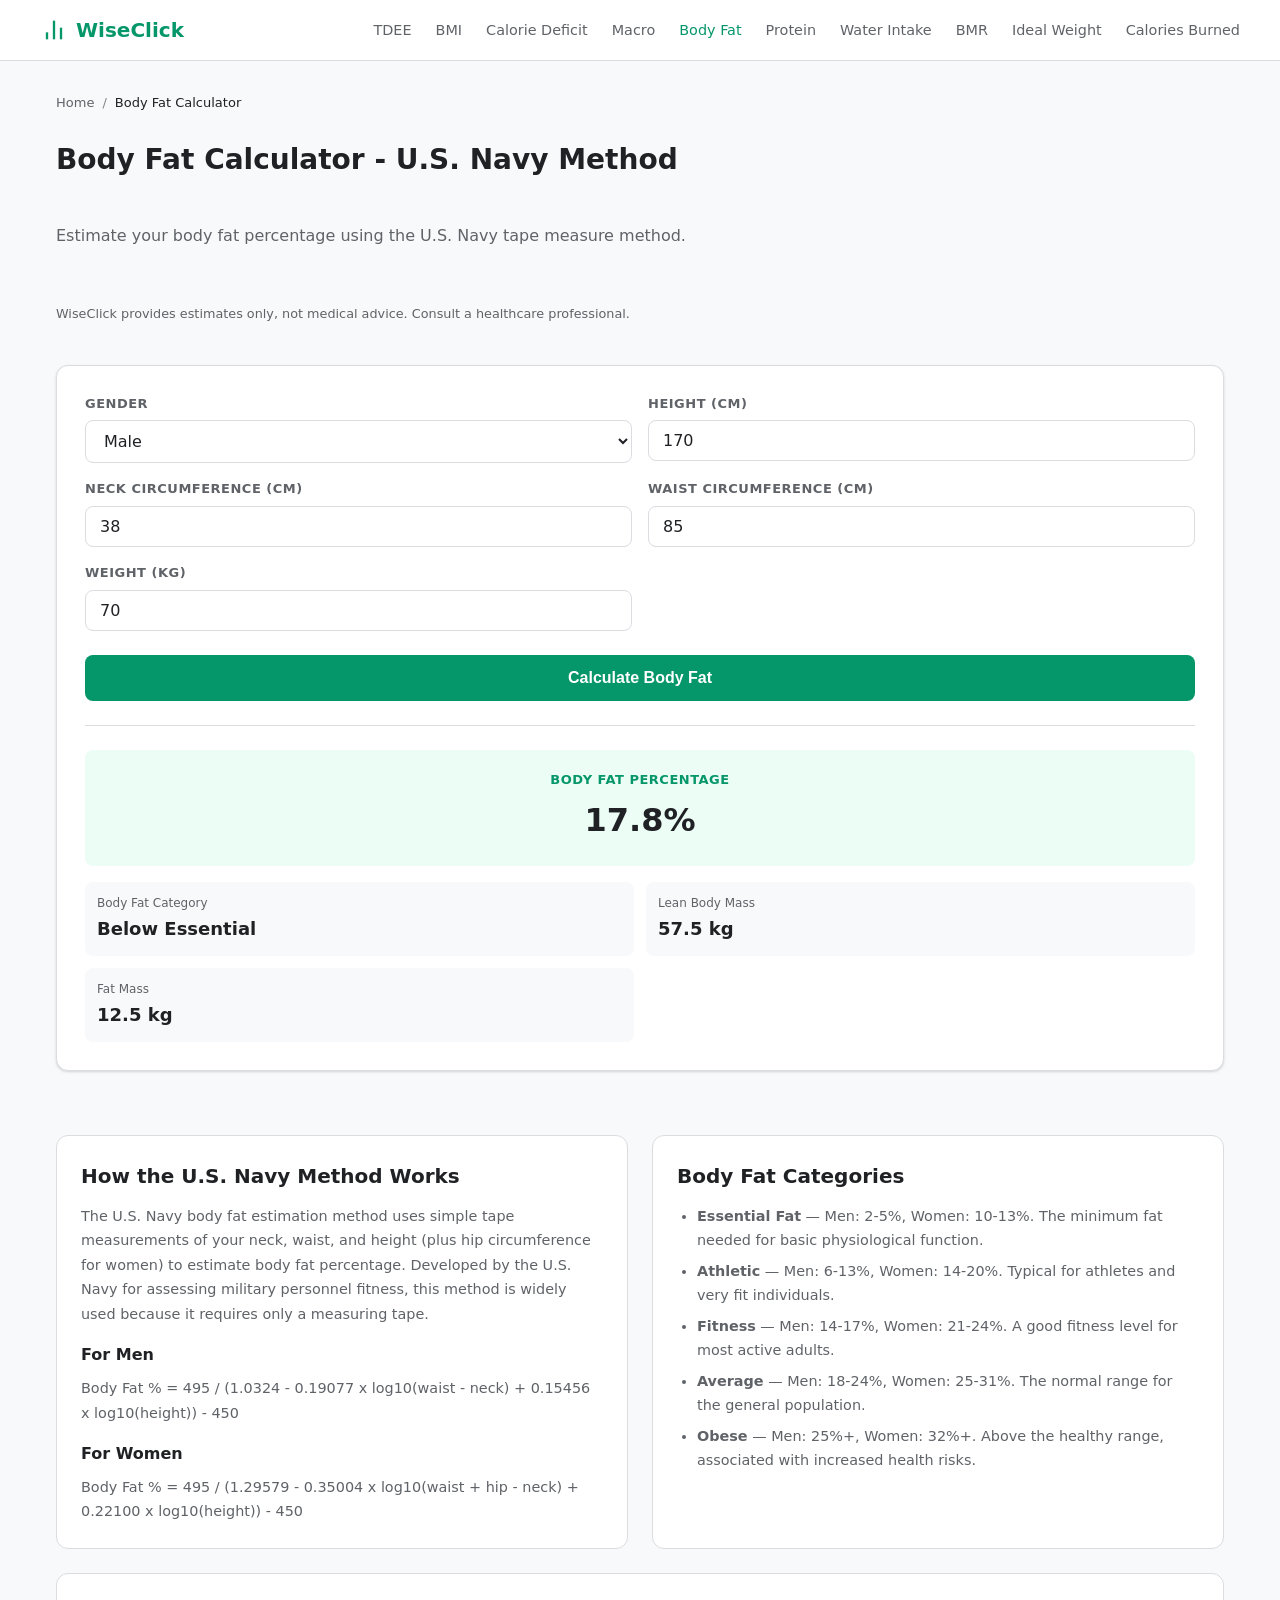
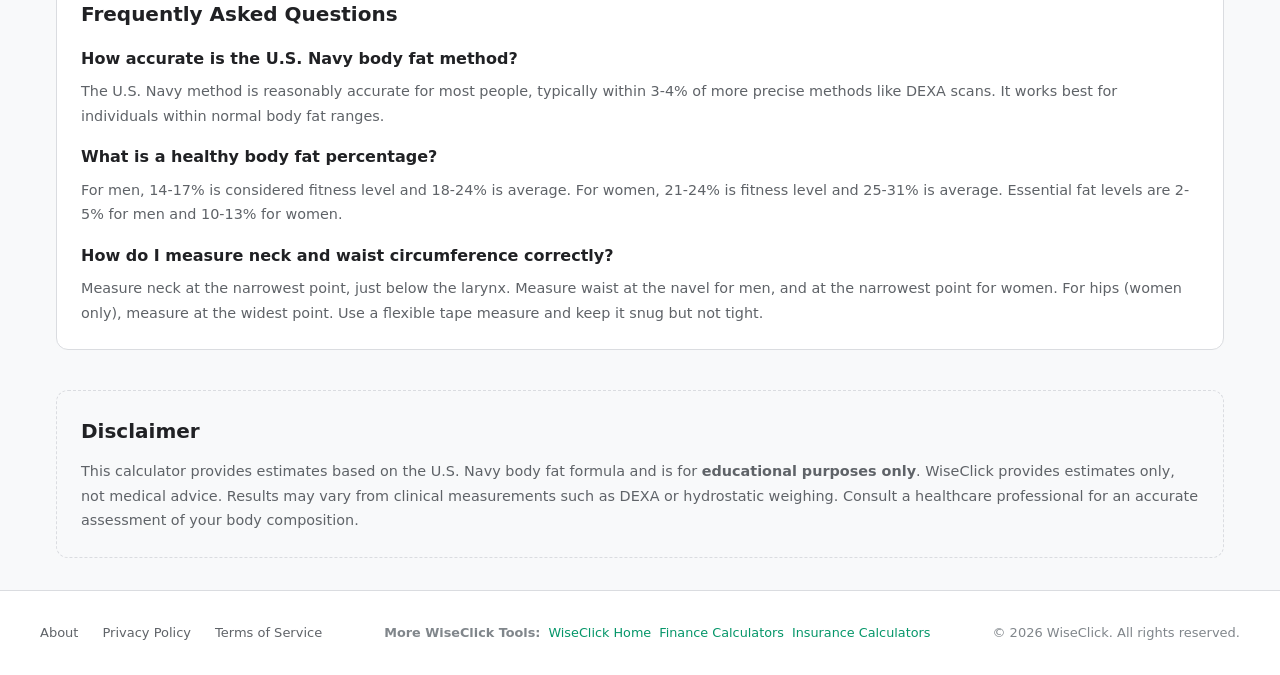
<file: body-fat-calculator/index.html>
<!DOCTYPE html>
<html lang="en">
<head>
  <meta charset="UTF-8">
  <meta name="viewport" content="width=device-width, initial-scale=1.0">
  <title>Body Fat Calculator - U.S. Navy Method | WiseClick</title>
  <meta name="description" content="Free body fat calculator using the U.S. Navy method. Estimate your body fat percentage based on height, neck, waist, and hip measurements.">
  <meta name="keywords" content="body fat calculator, navy method body fat, body fat percentage calculator, lean body mass calculator, fat mass calculator">
  <link rel="canonical" href="https://fit.wiseclick.site/body-fat-calculator/">
  <meta property="og:title" content="Body Fat Calculator - U.S. Navy Method">
  <meta property="og:description" content="Calculate your body fat percentage using the U.S. Navy method. Free and easy to use.">
  <meta property="og:type" content="website">
  <link rel="stylesheet" href="../css/style.css">
  <script type="application/ld+json">
  {
    "@context": "https://schema.org",
    "@type": "WebApplication",
    "name": "Body Fat Calculator",
    "description": "Free body fat percentage calculator using the U.S. Navy method",
    "applicationCategory": "HealthApplication",
    "operatingSystem": "Any",
    "offers": { "@type": "Offer", "price": "0", "priceCurrency": "USD" }
  }
  </script>
  <script type="application/ld+json">
  {
    "@context": "https://schema.org",
    "@type": "BreadcrumbList",
    "itemListElement": [
      { "@type": "ListItem", "position": 1, "name": "Home", "item": "https://fit.wiseclick.site/" },
      { "@type": "ListItem", "position": 2, "name": "Body Fat Calculator", "item": "https://fit.wiseclick.site/body-fat-calculator/" }
    ]
  }
  </script>
  <script type="application/ld+json">
  {
    "@context": "https://schema.org",
    "@type": "FAQPage",
    "mainEntity": [
      { "@type": "Question", "name": "How accurate is the U.S. Navy body fat method?", "acceptedAnswer": { "@type": "Answer", "text": "The U.S. Navy method is reasonably accurate for most people, typically within 3-4% of more precise methods like DEXA scans. It works best for individuals within normal body fat ranges." } },
      { "@type": "Question", "name": "What is a healthy body fat percentage?", "acceptedAnswer": { "@type": "Answer", "text": "For men, 14-17% is considered fitness level and 18-24% is average. For women, 21-24% is fitness level and 25-31% is average. Essential fat levels are 2-5% for men and 10-13% for women." } },
      { "@type": "Question", "name": "How do I measure neck and waist circumference correctly?", "acceptedAnswer": { "@type": "Answer", "text": "Measure neck at the narrowest point, just below the larynx. Measure waist at the navel for men, and at the narrowest point for women. For hips (women only), measure at the widest point. Use a flexible tape measure and keep it snug but not tight." } }
    ]
  }
  </script>
</head>
<body>
  <header class="site-header">
    <div class="header-inner">
      <a href="/" class="site-logo">
        <svg viewBox="0 0 24 24" fill="none" stroke="currentColor" stroke-width="2"><path d="M18 20V10"/><path d="M12 20V4"/><path d="M6 20v-6"/></svg>
        WiseClick
      </a>
      <button class="nav-toggle" onclick="document.querySelector('.nav-links').classList.toggle('open')" aria-label="Menu">
        <svg viewBox="0 0 24 24" fill="none" stroke="currentColor" stroke-width="2"><line x1="3" y1="6" x2="21" y2="6"/><line x1="3" y1="12" x2="21" y2="12"/><line x1="3" y1="18" x2="21" y2="18"/></svg>
      </button>
      <ul class="nav-links">
        <li><a href="/tdee-calculator/">TDEE</a></li>
        <li><a href="/bmi-calculator/">BMI</a></li>
        <li><a href="/calorie-deficit-calculator/">Calorie Deficit</a></li>
        <li><a href="/macro-calculator/">Macro</a></li>
        <li><a href="/body-fat-calculator/" class="active">Body Fat</a></li>
        <li><a href="/protein-calculator/">Protein</a></li>
        <li><a href="/water-intake-calculator/">Water Intake</a></li>
        <li><a href="/bmr-calculator/">BMR</a></li>
        <li><a href="/ideal-weight-calculator/">Ideal Weight</a></li>
        <li><a href="/calories-burned-calculator/">Calories Burned</a></li>
      </ul>
    </div>
  </header>
  <main>
    <nav class="breadcrumb"><a href="/">Home</a> / <span>Body Fat Calculator</span></nav>
    <div class="calc-page">
      <h1>Body Fat Calculator - U.S. Navy Method</h1>
      <p class="subtitle">Estimate your body fat percentage using the U.S. Navy tape measure method.</p>
      <p style="font-size:0.8rem;color:var(--text-secondary);margin-bottom:0.5rem">WiseClick provides estimates only, not medical advice. Consult a healthcare professional.</p>
      <div class="calc-tool">
        <form class="calc-form" onsubmit="return false;">
          <div class="form-group">
            <label for="gender">Gender</label>
            <select id="gender" onchange="toggleHip()">
              <option value="male" selected>Male</option>
              <option value="female">Female</option>
            </select>
          </div>
          <div class="form-group">
            <label for="height">Height (cm)</label>
            <input type="number" id="height" value="170" min="100" max="250">
          </div>
          <div class="form-group">
            <label for="neck">Neck Circumference (cm)</label>
            <input type="number" id="neck" value="38" min="20" max="80">
          </div>
          <div class="form-group">
            <label for="waist">Waist Circumference (cm)</label>
            <input type="number" id="waist" value="85" min="50" max="200">
          </div>
          <div class="form-group conditional" id="hip-group">
            <label for="hip">Hip Circumference (cm)</label>
            <input type="number" id="hip" value="95" min="50" max="200">
          </div>
          <div class="form-group">
            <label for="weight">Weight (kg)</label>
            <input type="number" id="weight" value="70" min="30" max="300">
          </div>
          <button type="button" class="btn-calculate" onclick="calculate()">Calculate Body Fat</button>
        </form>
        <div class="calc-results" id="results">
          <div class="result-highlight">
            <div class="label">Body Fat Percentage</div>
            <div class="value" id="bf-percent">0%</div>
          </div>
          <div class="result-details">
            <div class="result-item"><div class="label">Body Fat Category</div><div class="value" id="bf-category">-</div></div>
            <div class="result-item"><div class="label">Lean Body Mass</div><div class="value" id="lean-mass">0 kg</div></div>
            <div class="result-item"><div class="label">Fat Mass</div><div class="value" id="fat-mass">0 kg</div></div>
          </div>
        </div>
      </div>
      <div class="seo-content">
        <div class="seo-block">
          <h2>How the U.S. Navy Method Works</h2>
          <p>The U.S. Navy body fat estimation method uses simple tape measurements of your neck, waist, and height (plus hip circumference for women) to estimate body fat percentage. Developed by the U.S. Navy for assessing military personnel fitness, this method is widely used because it requires only a measuring tape.</p>
          <h3>For Men</h3>
          <p>Body Fat % = 495 / (1.0324 - 0.19077 x log10(waist - neck) + 0.15456 x log10(height)) - 450</p>
          <h3>For Women</h3>
          <p>Body Fat % = 495 / (1.29579 - 0.35004 x log10(waist + hip - neck) + 0.22100 x log10(height)) - 450</p>
        </div>
        <div class="seo-block">
          <h2>Body Fat Categories</h2>
          <ul>
            <li><strong>Essential Fat</strong> — Men: 2-5%, Women: 10-13%. The minimum fat needed for basic physiological function.</li>
            <li><strong>Athletic</strong> — Men: 6-13%, Women: 14-20%. Typical for athletes and very fit individuals.</li>
            <li><strong>Fitness</strong> — Men: 14-17%, Women: 21-24%. A good fitness level for most active adults.</li>
            <li><strong>Average</strong> — Men: 18-24%, Women: 25-31%. The normal range for the general population.</li>
            <li><strong>Obese</strong> — Men: 25%+, Women: 32%+. Above the healthy range, associated with increased health risks.</li>
          </ul>
        </div>
        <div class="seo-block full-width">
          <h2>Frequently Asked Questions</h2>
          <h3>How accurate is the U.S. Navy body fat method?</h3>
          <p>The U.S. Navy method is reasonably accurate for most people, typically within 3-4% of more precise methods like DEXA scans. It works best for individuals within normal body fat ranges.</p>
          <h3>What is a healthy body fat percentage?</h3>
          <p>For men, 14-17% is considered fitness level and 18-24% is average. For women, 21-24% is fitness level and 25-31% is average. Essential fat levels are 2-5% for men and 10-13% for women.</p>
          <h3>How do I measure neck and waist circumference correctly?</h3>
          <p>Measure neck at the narrowest point, just below the larynx. Measure waist at the navel for men, and at the narrowest point for women. For hips (women only), measure at the widest point. Use a flexible tape measure and keep it snug but not tight.</p>
        </div>
        <div class="seo-block full-width" style="background:var(--bg-secondary);border-style:dashed;margin-top:1rem">
          <h2>Disclaimer</h2>
          <p>This calculator provides estimates based on the U.S. Navy body fat formula and is for <strong>educational purposes only</strong>. WiseClick provides estimates only, not medical advice. Results may vary from clinical measurements such as DEXA or hydrostatic weighing. Consult a healthcare professional for an accurate assessment of your body composition.</p>
        </div>
      </div>
    </div>
  </main>
  <footer class="site-footer">
    <div class="footer-inner">
      <ul class="footer-links">
        <li><a href="/about/">About</a></li>
        <li><a href="/privacy/">Privacy Policy</a></li>
        <li><a href="/terms/">Terms of Service</a></li>
      </ul>
      <div class="cross-site-links"><span>More WiseClick Tools:</span><a href="https://wiseclick.site/" target="_blank" rel="noopener">WiseClick Home</a><a href="https://calc.wiseclick.site/" target="_blank" rel="noopener">Finance Calculators</a><a href="https://insure.wiseclick.site/" target="_blank" rel="noopener">Insurance Calculators</a></div>
      <p class="footer-copy">&copy; 2026 WiseClick. All rights reserved.</p>
    </div>
  </footer>
<script>
function toggleHip() {
  var gender = document.getElementById('gender').value;
  var hipGroup = document.getElementById('hip-group');
  if (gender === 'female') {
    hipGroup.classList.add('show');
  } else {
    hipGroup.classList.remove('show');
  }
}

function calculate() {
  var gender = document.getElementById('gender').value;
  var height = parseFloat(document.getElementById('height').value) || 170;
  var neck = parseFloat(document.getElementById('neck').value) || 38;
  var waist = parseFloat(document.getElementById('waist').value) || 85;
  var hip = parseFloat(document.getElementById('hip').value) || 95;
  var weight = parseFloat(document.getElementById('weight').value) || 70;

  var bf;
  if (gender === 'male') {
    bf = 495 / (1.0324 - 0.19077 * Math.log10(waist - neck) + 0.15456 * Math.log10(height)) - 450;
  } else {
    bf = 495 / (1.29579 - 0.35004 * Math.log10(waist + hip - neck) + 0.22100 * Math.log10(height)) - 450;
  }

  bf = Math.max(0, bf);
  var fatMass = weight * bf / 100;
  var leanMass = weight - fatMass;

  var category;
  if (gender === 'male') {
    if (bf >= 2 && bf <= 5) category = 'Essential';
    else if (bf >= 6 && bf <= 13) category = 'Athletic';
    else if (bf >= 14 && bf <= 17) category = 'Fitness';
    else if (bf >= 18 && bf <= 24) category = 'Average';
    else if (bf >= 25) category = 'Obese';
    else category = 'Below Essential';
  } else {
    if (bf >= 10 && bf <= 13) category = 'Essential';
    else if (bf >= 14 && bf <= 20) category = 'Athletic';
    else if (bf >= 21 && bf <= 24) category = 'Fitness';
    else if (bf >= 25 && bf <= 31) category = 'Average';
    else if (bf >= 32) category = 'Obese';
    else category = 'Below Essential';
  }

  document.getElementById('bf-percent').textContent = bf.toFixed(1) + '%';
  document.getElementById('bf-category').textContent = category;
  document.getElementById('lean-mass').textContent = leanMass.toFixed(1) + ' kg';
  document.getElementById('fat-mass').textContent = fatMass.toFixed(1) + ' kg';
  document.getElementById('results').classList.add('visible');
}
calculate();
</script>
</body>
</html>
</file>
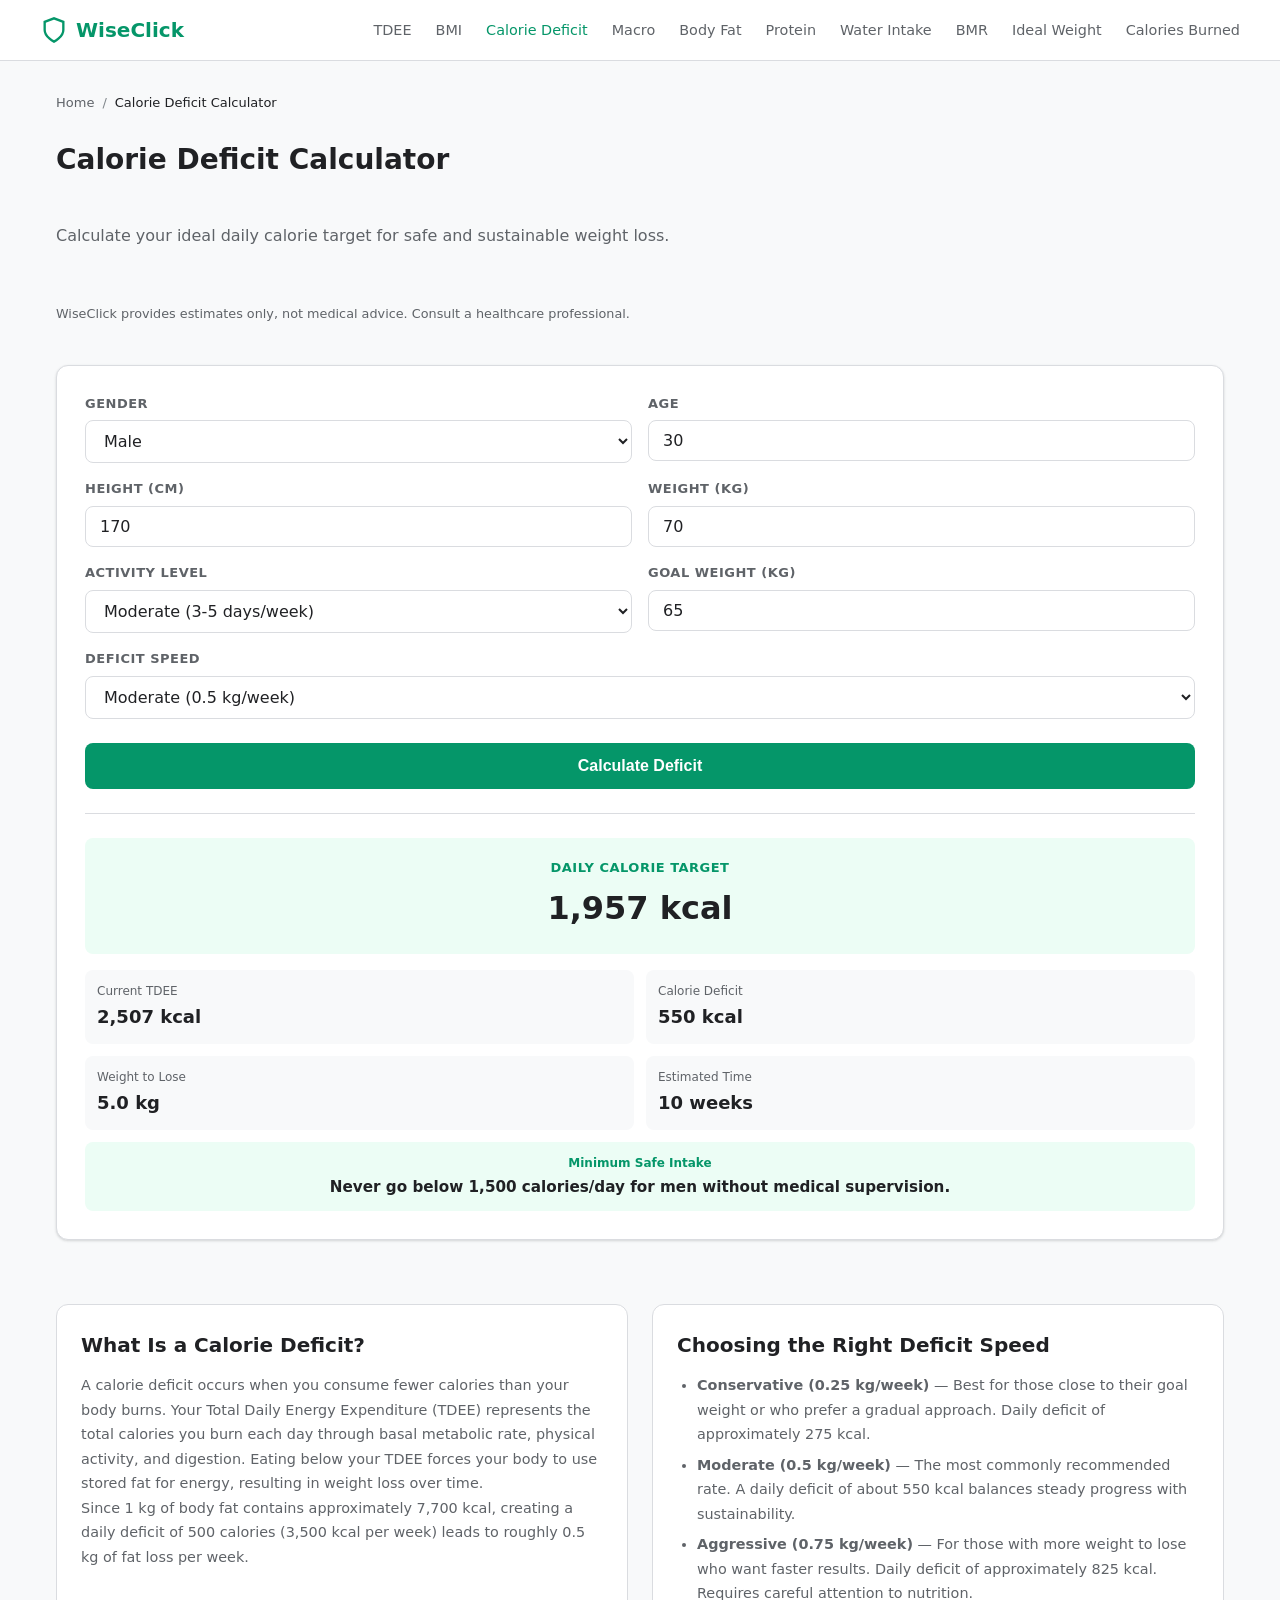
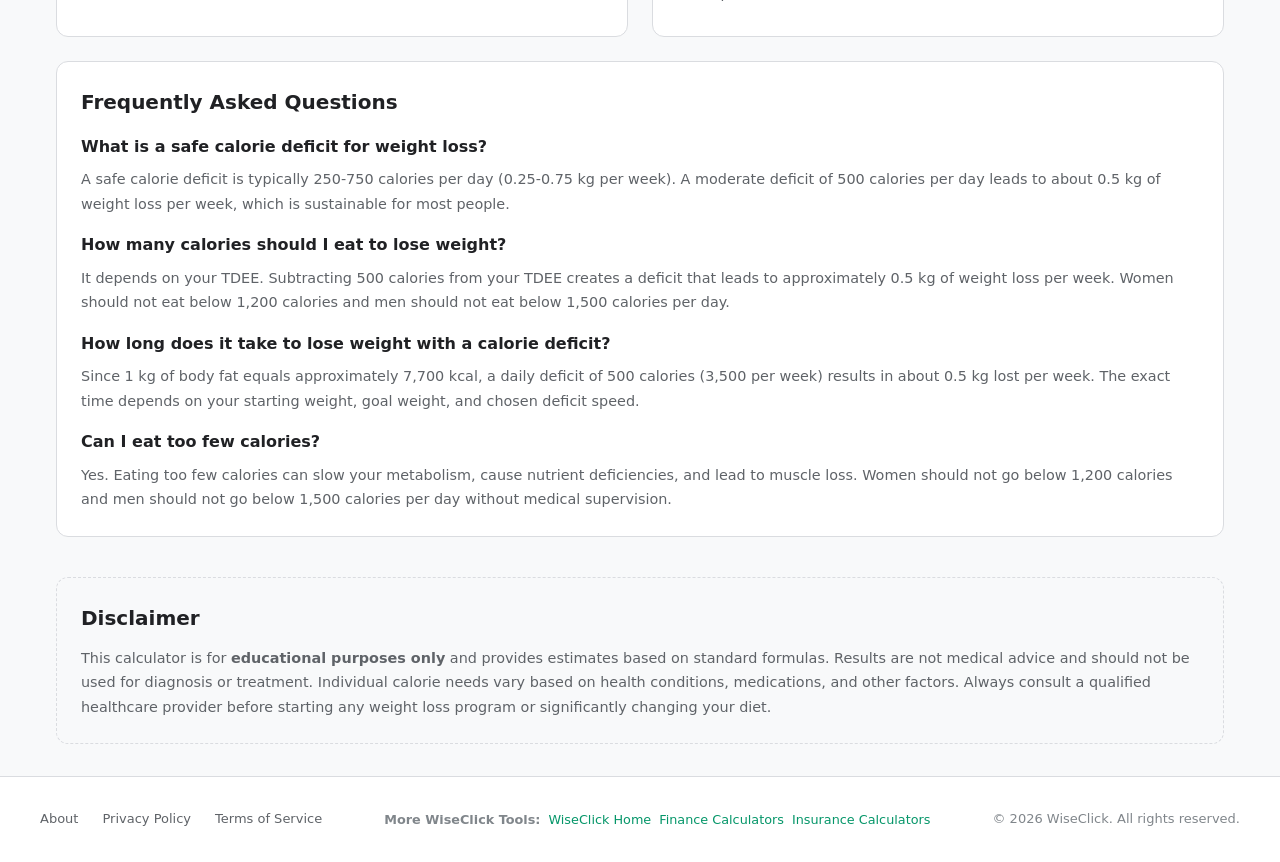
<file: calorie-deficit-calculator/index.html>
<!DOCTYPE html>
<html lang="en">
<head>
  <meta charset="UTF-8">
  <meta name="viewport" content="width=device-width, initial-scale=1.0">
  <title>Calorie Deficit Calculator - Safe Weight Loss | WiseClick</title>
  <meta name="description" content="Free calorie deficit calculator for safe weight loss. Calculate your daily calorie target based on TDEE, goal weight, and preferred deficit speed.">
  <meta name="keywords" content="calorie deficit calculator, weight loss calculator, how many calories to lose weight, TDEE deficit, safe calorie deficit">
  <link rel="canonical" href="https://fit.wiseclick.site/calorie-deficit-calculator/">
  <meta property="og:title" content="Calorie Deficit Calculator - Safe Weight Loss">
  <meta property="og:description" content="Calculate your ideal calorie deficit for safe, sustainable weight loss. Free and easy to use.">
  <meta property="og:type" content="website">
  <link rel="stylesheet" href="../css/style.css">
  <script type="application/ld+json">
  {
    "@context": "https://schema.org",
    "@type": "WebApplication",
    "name": "Calorie Deficit Calculator",
    "description": "Free calorie deficit calculator for safe weight loss",
    "applicationCategory": "HealthApplication",
    "operatingSystem": "Any",
    "offers": { "@type": "Offer", "price": "0", "priceCurrency": "USD" }
  }
  </script>
  <script type="application/ld+json">
  {
    "@context": "https://schema.org",
    "@type": "BreadcrumbList",
    "itemListElement": [
      { "@type": "ListItem", "position": 1, "name": "Home", "item": "https://fit.wiseclick.site/" },
      { "@type": "ListItem", "position": 2, "name": "Calorie Deficit Calculator", "item": "https://fit.wiseclick.site/calorie-deficit-calculator/" }
    ]
  }
  </script>
  <script type="application/ld+json">
  {
    "@context": "https://schema.org",
    "@type": "FAQPage",
    "mainEntity": [
      { "@type": "Question", "name": "What is a safe calorie deficit for weight loss?", "acceptedAnswer": { "@type": "Answer", "text": "A safe calorie deficit is typically 250-750 calories per day (0.25-0.75 kg per week). A moderate deficit of 500 calories per day leads to about 0.5 kg of weight loss per week, which is sustainable for most people." } },
      { "@type": "Question", "name": "How many calories should I eat to lose weight?", "acceptedAnswer": { "@type": "Answer", "text": "It depends on your TDEE (Total Daily Energy Expenditure). Subtracting 500 calories from your TDEE creates a deficit that leads to approximately 0.5 kg of weight loss per week. Women should not eat below 1,200 calories and men should not eat below 1,500 calories per day." } },
      { "@type": "Question", "name": "How long does it take to lose weight with a calorie deficit?", "acceptedAnswer": { "@type": "Answer", "text": "Since 1 kg of body fat equals approximately 7,700 kcal, a daily deficit of 500 calories (3,500 per week) results in about 0.5 kg lost per week. The exact time depends on your starting weight, goal weight, and chosen deficit speed." } },
      { "@type": "Question", "name": "Can I eat too few calories?", "acceptedAnswer": { "@type": "Answer", "text": "Yes. Eating too few calories can slow your metabolism, cause nutrient deficiencies, and lead to muscle loss. Women should not go below 1,200 calories and men should not go below 1,500 calories per day without medical supervision." } }
    ]
  }
  </script>
</head>
<body>
  <header class="site-header">
    <div class="header-inner">
      <a href="/" class="site-logo">
        <svg viewBox="0 0 24 24" fill="none" stroke="currentColor" stroke-width="2"><path d="M12 22s8-4 8-10V5l-8-3-8 3v7c0 6 8 10 8 10z"/></svg>
        WiseClick
      </a>
      <button class="nav-toggle" onclick="document.querySelector('.nav-links').classList.toggle('open')" aria-label="Menu">
        <svg viewBox="0 0 24 24" fill="none" stroke="currentColor" stroke-width="2"><line x1="3" y1="6" x2="21" y2="6"/><line x1="3" y1="12" x2="21" y2="12"/><line x1="3" y1="18" x2="21" y2="18"/></svg>
      </button>
      <ul class="nav-links">
        <li><a href="/tdee-calculator/">TDEE</a></li>
        <li><a href="/bmi-calculator/">BMI</a></li>
        <li><a href="/calorie-deficit-calculator/" class="active">Calorie Deficit</a></li>
        <li><a href="/macro-calculator/">Macro</a></li>
        <li><a href="/body-fat-calculator/">Body Fat</a></li>
        <li><a href="/protein-calculator/">Protein</a></li>
        <li><a href="/water-intake-calculator/">Water Intake</a></li>
        <li><a href="/bmr-calculator/">BMR</a></li>
        <li><a href="/ideal-weight-calculator/">Ideal Weight</a></li>
        <li><a href="/calories-burned-calculator/">Calories Burned</a></li>
      </ul>
    </div>
  </header>
  <main>
    <nav class="breadcrumb"><a href="/">Home</a> / <span>Calorie Deficit Calculator</span></nav>
    <div class="calc-page">
      <h1>Calorie Deficit Calculator</h1>
      <p class="subtitle">Calculate your ideal daily calorie target for safe and sustainable weight loss.</p>
      <p style="font-size:0.8rem;color:var(--text-secondary);margin-bottom:0.5rem">WiseClick provides estimates only, not medical advice. Consult a healthcare professional.</p>
      <div class="calc-tool">
        <form class="calc-form" onsubmit="return false;">
          <div class="form-group">
            <label for="gender">Gender</label>
            <select id="gender">
              <option value="male">Male</option>
              <option value="female">Female</option>
            </select>
          </div>
          <div class="form-group">
            <label for="age">Age</label>
            <input type="number" id="age" value="30" min="18" max="100">
          </div>
          <div class="form-group">
            <label for="height">Height (cm)</label>
            <input type="number" id="height" value="170" min="100" max="250">
          </div>
          <div class="form-group">
            <label for="weight">Weight (kg)</label>
            <input type="number" id="weight" value="70" min="30" max="300">
          </div>
          <div class="form-group">
            <label for="activity">Activity Level</label>
            <select id="activity">
              <option value="1.2">Sedentary (little or no exercise)</option>
              <option value="1.375">Light (1-3 days/week)</option>
              <option value="1.55" selected>Moderate (3-5 days/week)</option>
              <option value="1.725">Heavy (6-7 days/week)</option>
              <option value="1.9">Athlete (2x per day)</option>
            </select>
          </div>
          <div class="form-group">
            <label for="goal-weight">Goal Weight (kg)</label>
            <input type="number" id="goal-weight" value="65" min="30" max="300">
          </div>
          <div class="form-group full-width">
            <label for="deficit-speed">Deficit Speed</label>
            <select id="deficit-speed">
              <option value="0.25">Conservative (0.25 kg/week)</option>
              <option value="0.5" selected>Moderate (0.5 kg/week)</option>
              <option value="0.75">Aggressive (0.75 kg/week)</option>
            </select>
          </div>
          <button type="button" class="btn-calculate" onclick="calculate()">Calculate Deficit</button>
        </form>
        <div class="calc-results" id="results">
          <div class="result-highlight">
            <div class="label">Daily Calorie Target</div>
            <div class="value" id="calorie-target">0 kcal</div>
          </div>
          <div class="result-details">
            <div class="result-item"><div class="label">Current TDEE</div><div class="value" id="tdee-value">0 kcal</div></div>
            <div class="result-item"><div class="label">Calorie Deficit</div><div class="value" id="deficit-value">0 kcal</div></div>
            <div class="result-item"><div class="label">Weight to Lose</div><div class="value" id="weight-to-lose">0 kg</div></div>
            <div class="result-item"><div class="label">Estimated Time</div><div class="value" id="time-estimate">0 weeks</div></div>
            <div class="result-item full-width" style="grid-column:1/-1;background:var(--primary-light);text-align:center">
              <div class="label" style="color:var(--primary);font-weight:600">Minimum Safe Intake</div>
              <div class="value" id="min-calorie-note" style="font-size:0.95rem"></div>
            </div>
          </div>
        </div>
      </div>
      <div class="seo-content">
        <div class="seo-block">
          <h2>What Is a Calorie Deficit?</h2>
          <p>A calorie deficit occurs when you consume fewer calories than your body burns. Your Total Daily Energy Expenditure (TDEE) represents the total calories you burn each day through basal metabolic rate, physical activity, and digestion. Eating below your TDEE forces your body to use stored fat for energy, resulting in weight loss over time.</p>
          <p>Since 1 kg of body fat contains approximately 7,700 kcal, creating a daily deficit of 500 calories (3,500 kcal per week) leads to roughly 0.5 kg of fat loss per week.</p>
        </div>
        <div class="seo-block">
          <h2>Choosing the Right Deficit Speed</h2>
          <ul>
            <li><strong>Conservative (0.25 kg/week)</strong> — Best for those close to their goal weight or who prefer a gradual approach. Daily deficit of approximately 275 kcal.</li>
            <li><strong>Moderate (0.5 kg/week)</strong> — The most commonly recommended rate. A daily deficit of about 550 kcal balances steady progress with sustainability.</li>
            <li><strong>Aggressive (0.75 kg/week)</strong> — For those with more weight to lose who want faster results. Daily deficit of approximately 825 kcal. Requires careful attention to nutrition.</li>
          </ul>
        </div>
        <div class="seo-block full-width">
          <h2>Frequently Asked Questions</h2>
          <h3>What is a safe calorie deficit for weight loss?</h3>
          <p>A safe calorie deficit is typically 250-750 calories per day (0.25-0.75 kg per week). A moderate deficit of 500 calories per day leads to about 0.5 kg of weight loss per week, which is sustainable for most people.</p>
          <h3>How many calories should I eat to lose weight?</h3>
          <p>It depends on your TDEE. Subtracting 500 calories from your TDEE creates a deficit that leads to approximately 0.5 kg of weight loss per week. Women should not eat below 1,200 calories and men should not eat below 1,500 calories per day.</p>
          <h3>How long does it take to lose weight with a calorie deficit?</h3>
          <p>Since 1 kg of body fat equals approximately 7,700 kcal, a daily deficit of 500 calories (3,500 per week) results in about 0.5 kg lost per week. The exact time depends on your starting weight, goal weight, and chosen deficit speed.</p>
          <h3>Can I eat too few calories?</h3>
          <p>Yes. Eating too few calories can slow your metabolism, cause nutrient deficiencies, and lead to muscle loss. Women should not go below 1,200 calories and men should not go below 1,500 calories per day without medical supervision.</p>
        </div>
        <div class="seo-block full-width" style="background:var(--bg-secondary);border-style:dashed;margin-top:1rem">
          <h2>Disclaimer</h2>
          <p>This calculator is for <strong>educational purposes only</strong> and provides estimates based on standard formulas. Results are not medical advice and should not be used for diagnosis or treatment. Individual calorie needs vary based on health conditions, medications, and other factors. Always consult a qualified healthcare provider before starting any weight loss program or significantly changing your diet.</p>
        </div>
      </div>
    </div>
  </main>
  <footer class="site-footer">
    <div class="footer-inner">
      <ul class="footer-links">
        <li><a href="/about/">About</a></li>
        <li><a href="/privacy/">Privacy Policy</a></li>
        <li><a href="/terms/">Terms of Service</a></li>
      </ul>
      <div class="cross-site-links"><span>More WiseClick Tools:</span><a href="https://wiseclick.site/" target="_blank" rel="noopener">WiseClick Home</a><a href="https://calc.wiseclick.site/" target="_blank" rel="noopener">Finance Calculators</a><a href="https://insure.wiseclick.site/" target="_blank" rel="noopener">Insurance Calculators</a></div>
      <p class="footer-copy">&copy; 2026 WiseClick. All rights reserved.</p>
    </div>
  </footer>
<script>
function calculate() {
  const gender = document.getElementById('gender').value;
  const age = parseInt(document.getElementById('age').value) || 30;
  const height = parseFloat(document.getElementById('height').value) || 170;
  const weight = parseFloat(document.getElementById('weight').value) || 70;
  const activity = parseFloat(document.getElementById('activity').value) || 1.55;
  const goalWeight = parseFloat(document.getElementById('goal-weight').value) || 65;
  const deficitSpeed = parseFloat(document.getElementById('deficit-speed').value) || 0.5;

  // Mifflin-St Jeor equation for BMR
  let bmr;
  if (gender === 'male') {
    bmr = 10 * weight + 6.25 * height - 5 * age + 5;
  } else {
    bmr = 10 * weight + 6.25 * height - 5 * age - 161;
  }

  const tdee = Math.round(bmr * activity);

  // Weekly deficit: speed (kg/week) x 7700 kcal/kg
  const weeklyDeficit = deficitSpeed * 7700;
  const dailyDeficit = Math.round(weeklyDeficit / 7);

  // Calorie target with minimum safety floor
  const minCal = gender === 'male' ? 1500 : 1200;
  let calorieTarget = tdee - dailyDeficit;
  let capped = false;
  if (calorieTarget < minCal) {
    calorieTarget = minCal;
    capped = true;
  }

  const actualDeficit = tdee - calorieTarget;

  // Weight to lose and time estimate
  const weightToLose = Math.max(0, weight - goalWeight);
  let weeksToGoal;
  if (weightToLose > 0 && actualDeficit > 0) {
    weeksToGoal = Math.ceil((weightToLose * 7700) / (actualDeficit * 7));
  } else {
    weeksToGoal = 0;
  }

  // Update DOM
  document.getElementById('tdee-value').textContent = tdee.toLocaleString() + ' kcal';
  document.getElementById('deficit-value').textContent = actualDeficit.toLocaleString() + ' kcal';
  document.getElementById('calorie-target').textContent = calorieTarget.toLocaleString() + ' kcal';
  document.getElementById('weight-to-lose').textContent = weightToLose.toFixed(1) + ' kg';
  document.getElementById('time-estimate').textContent = weeksToGoal > 0 ? weeksToGoal + ' weeks' : 'Goal reached';

  const minNote = gender === 'male'
    ? 'Never go below 1,500 calories/day for men without medical supervision.'
    : 'Never go below 1,200 calories/day for women without medical supervision.';
  document.getElementById('min-calorie-note').textContent = minNote;

  if (capped) {
    document.getElementById('min-calorie-note').textContent += ' Your target has been adjusted to the minimum safe level.';
  }

  document.getElementById('results').classList.add('visible');
}
calculate();
</script>
</body>
</html>
</file>
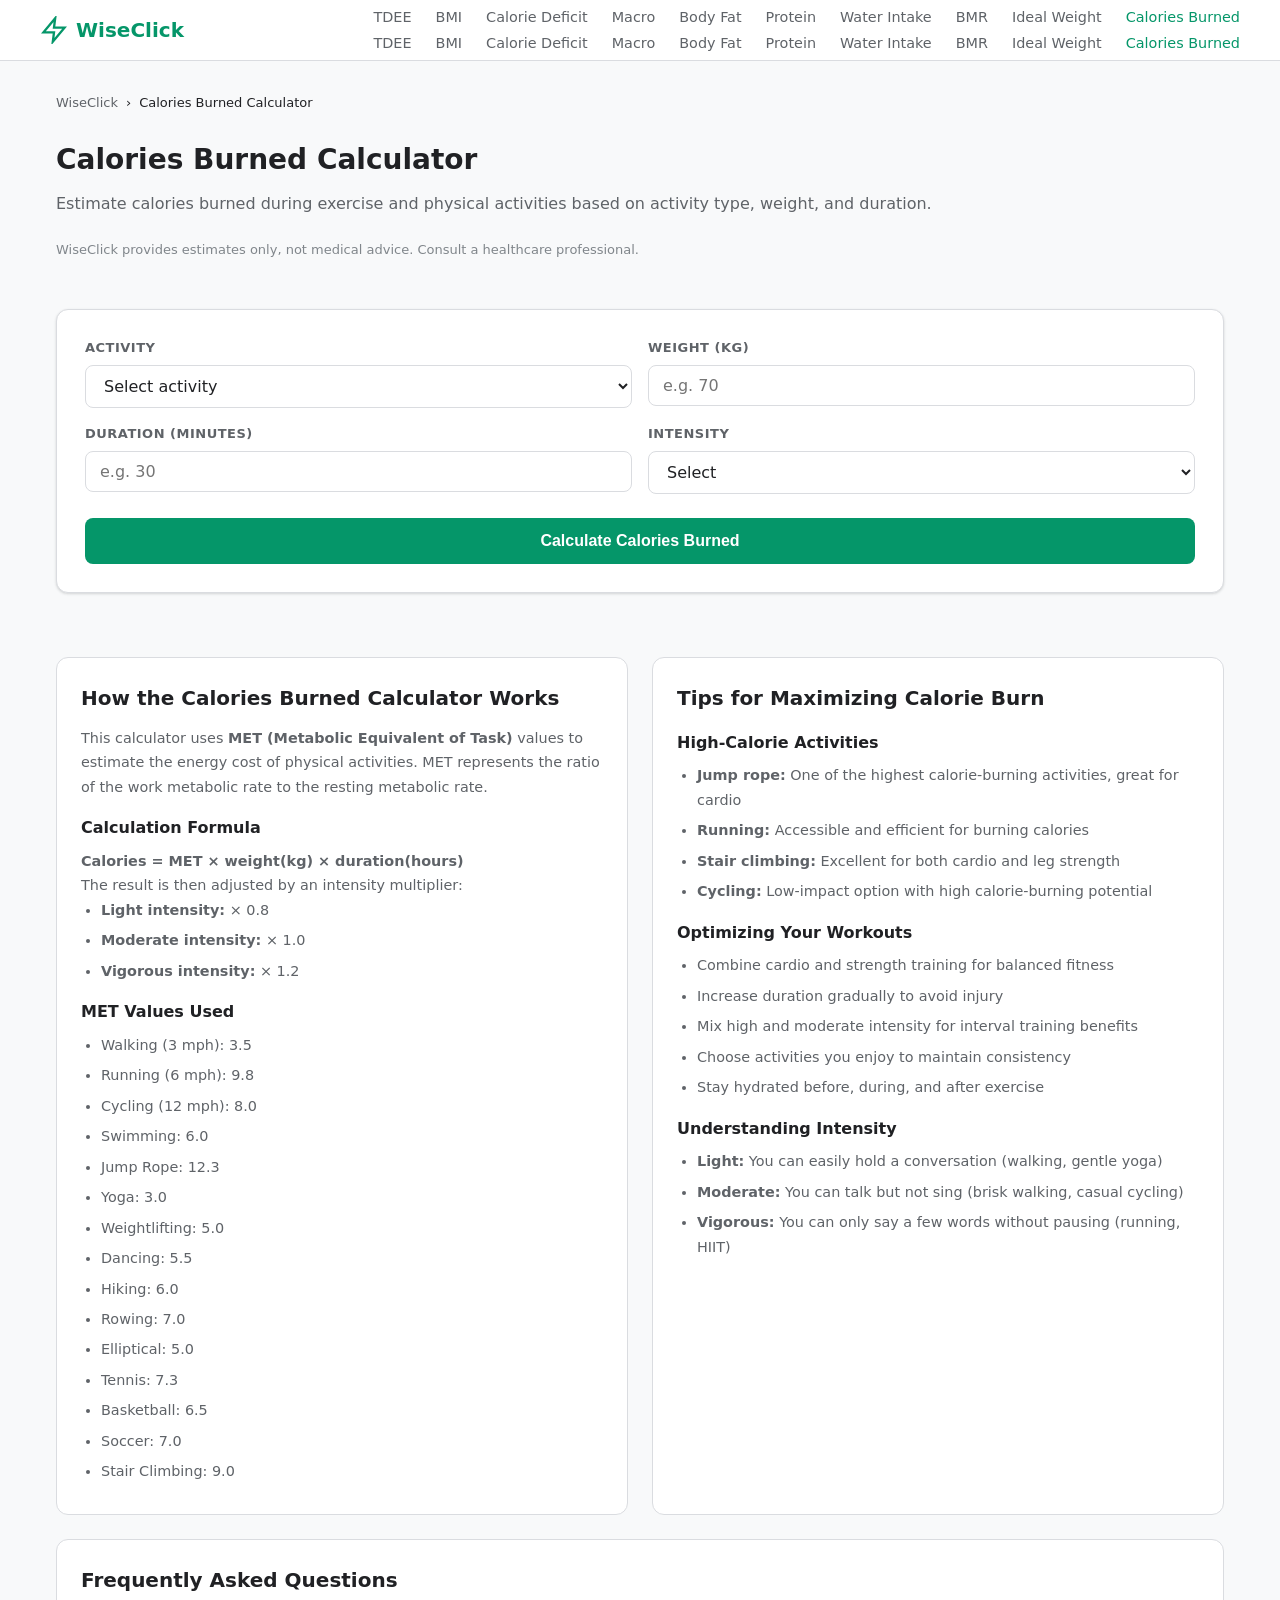
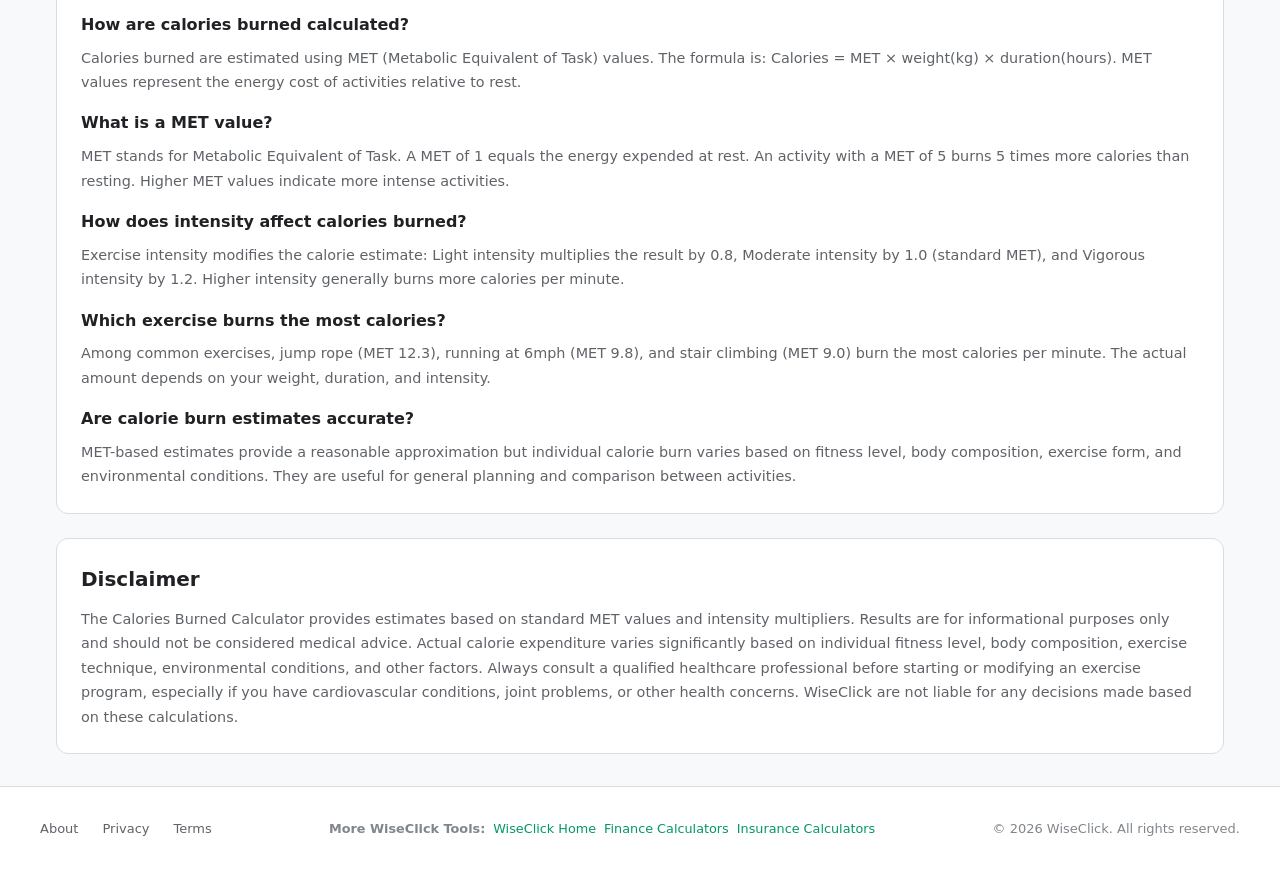
<file: calories-burned-calculator/index.html>
<!DOCTYPE html>
<html lang="en">
<head>
  <meta charset="UTF-8">
  <meta name="viewport" content="width=device-width, initial-scale=1.0">
  <title>Calories Burned Calculator - Exercise &amp; Activity | WiseClick</title>
  <meta name="description" content="Calculate calories burned during exercise and physical activities. Estimate energy expenditure based on activity type, weight, duration, and intensity using MET values.">
  <meta name="keywords" content="calories burned calculator, exercise calorie calculator, MET calculator, activity calorie counter, workout calories burned">
  <link rel="canonical" href="https://fit.wiseclick.site/calories-burned-calculator/">
  <meta property="og:title" content="Calories Burned Calculator - Exercise & Activity">
  <meta property="og:description" content="Calculate calories burned during exercise based on activity type, weight, duration, and intensity.">
  <meta property="og:url" content="https://fit.wiseclick.site/calories-burned-calculator/">
  <meta property="og:type" content="website">
  <link rel="stylesheet" href="../css/style.css">
  <script type="application/ld+json">
  {
    "@context": "https://schema.org",
    "@type": "FAQPage",
    "mainEntity": [
      {
        "@type": "Question",
        "name": "How are calories burned calculated?",
        "acceptedAnswer": {
          "@type": "Answer",
          "text": "Calories burned are estimated using MET (Metabolic Equivalent of Task) values. The formula is: Calories = MET × weight(kg) × duration(hours). MET values represent the energy cost of activities relative to rest."
        }
      },
      {
        "@type": "Question",
        "name": "What is a MET value?",
        "acceptedAnswer": {
          "@type": "Answer",
          "text": "MET stands for Metabolic Equivalent of Task. A MET of 1 equals the energy expended at rest. An activity with a MET of 5 burns 5 times more calories than resting. Higher MET values indicate more intense activities."
        }
      },
      {
        "@type": "Question",
        "name": "How does intensity affect calories burned?",
        "acceptedAnswer": {
          "@type": "Answer",
          "text": "Exercise intensity modifies the calorie estimate: Light intensity multiplies the result by 0.8, Moderate intensity by 1.0 (standard MET), and Vigorous intensity by 1.2. Higher intensity generally burns more calories per minute."
        }
      },
      {
        "@type": "Question",
        "name": "Which exercise burns the most calories?",
        "acceptedAnswer": {
          "@type": "Answer",
          "text": "Among common exercises, jump rope (MET 12.3), running at 6mph (MET 9.8), and stair climbing (MET 9.0) burn the most calories per minute. The actual amount depends on your weight, duration, and intensity."
        }
      },
      {
        "@type": "Question",
        "name": "Are calorie burn estimates accurate?",
        "acceptedAnswer": {
          "@type": "Answer",
          "text": "MET-based estimates provide a reasonable approximation but individual calorie burn varies based on fitness level, body composition, exercise form, and environmental conditions. They are useful for general planning and comparison between activities."
        }
      }
    ]
  }
  </script>
  <script type="application/ld+json">
  {
    "@context": "https://schema.org",
    "@type": "WebApplication",
    "name": "Calories Burned Calculator",
    "url": "https://fit.wiseclick.site/calories-burned-calculator/",
    "applicationCategory": "HealthApplication",
    "operatingSystem": "Any",
    "offers": {
      "@type": "Offer",
      "price": "0",
      "priceCurrency": "USD"
    }
  }
  </script>
  <script type="application/ld+json">
  {
    "@context": "https://schema.org",
    "@type": "BreadcrumbList",
    "itemListElement": [
      { "@type": "ListItem", "position": 1, "name": "Home", "item": "https://fit.wiseclick.site/" },
      { "@type": "ListItem", "position": 2, "name": "&rsaquo;", "item": "https://fit.wiseclick.site/calories-burned-calculator/" }
    ]
  }
  </script>
</head>
<body>

<header class="site-header">
  <div class="header-inner">
    <a href="/" class="site-logo">
      <svg viewBox="0 0 24 24" fill="none" stroke="currentColor" stroke-width="2"><path d="M13 2L3 14h9l-1 8 10-12h-9l1-8z"/></svg>
      WiseClick
    </a>
    <nav>
      <ul class="nav-links">
        <li><a href="/tdee-calculator/">TDEE</a></li>
        <li><a href="/bmi-calculator/">BMI</a></li>
        <li><a href="/calorie-deficit-calculator/">Calorie Deficit</a></li>
        <li><a href="/macro-calculator/">Macro</a></li>
        <li><a href="/body-fat-calculator/">Body Fat</a></li>
        <li><a href="/protein-calculator/">Protein</a></li>
        <li><a href="/water-intake-calculator/">Water Intake</a></li>
        <li><a href="/bmr-calculator/">BMR</a></li>
        <li><a href="/ideal-weight-calculator/">Ideal Weight</a></li>
        <li><a href="/calories-burned-calculator/" class="active">Calories Burned</a></li>
      </ul>
      <button class="nav-toggle" onclick="this.nextElementSibling.classList.toggle('open')" aria-label="Menu">
        <svg viewBox="0 0 24 24" fill="none" stroke="currentColor" stroke-width="2"><line x1="3" y1="6" x2="21" y2="6"/><line x1="3" y1="12" x2="21" y2="12"/><line x1="3" y1="18" x2="21" y2="18"/></svg>
      </button>
      <ul class="nav-links">
        <li><a href="/tdee-calculator/">TDEE</a></li>
        <li><a href="/bmi-calculator/">BMI</a></li>
        <li><a href="/calorie-deficit-calculator/">Calorie Deficit</a></li>
        <li><a href="/macro-calculator/">Macro</a></li>
        <li><a href="/body-fat-calculator/">Body Fat</a></li>
        <li><a href="/protein-calculator/">Protein</a></li>
        <li><a href="/water-intake-calculator/">Water Intake</a></li>
        <li><a href="/bmr-calculator/">BMR</a></li>
        <li><a href="/ideal-weight-calculator/">Ideal Weight</a></li>
        <li><a href="/calories-burned-calculator/" class="active">Calories Burned</a></li>
      </ul>
    </nav>
  </div>
</header>

<main>
  <div class="calc-page">
    <div>
      <nav class="breadcrumb">
        <a href="/">WiseClick</a>
        <span>&rsaquo;</span>
        <span>Calories Burned Calculator</span>
      </nav>
      <h1>Calories Burned Calculator</h1>
      <p class="subtitle">Estimate calories burned during exercise and physical activities based on activity type, weight, and duration.</p>
      <p style="font-size:0.8125rem;color:var(--text-light);margin-bottom:1rem;">WiseClick provides estimates only, not medical advice. Consult a healthcare professional.</p>
    </div>

    <div class="calc-tool">
      <form class="calc-form" id="caloriesForm" onsubmit="return calculateCalories(event)">
        <div class="form-group">
          <label for="activity">Activity</label>
          <select id="activity" required>
            <option value="">Select activity</option>
            <option value="walking">Walking (3 mph)</option>
            <option value="running">Running (6 mph)</option>
            <option value="cycling">Cycling (12 mph)</option>
            <option value="swimming">Swimming</option>
            <option value="jumprope">Jump Rope</option>
            <option value="yoga">Yoga</option>
            <option value="weightlifting">Weightlifting</option>
            <option value="dancing">Dancing</option>
            <option value="hiking">Hiking</option>
            <option value="rowing">Rowing</option>
            <option value="elliptical">Elliptical</option>
            <option value="tennis">Tennis</option>
            <option value="basketball">Basketball</option>
            <option value="soccer">Soccer</option>
            <option value="stairclimbing">Stair Climbing</option>
          </select>
        </div>
        <div class="form-group">
          <label for="weight">Weight (kg)</label>
          <input type="number" id="weight" placeholder="e.g. 70" min="20" max="300" step="0.1" required>
        </div>
        <div class="form-group">
          <label for="duration">Duration (minutes)</label>
          <input type="number" id="duration" placeholder="e.g. 30" min="1" max="600" required>
        </div>
        <div class="form-group">
          <label for="intensity">Intensity</label>
          <select id="intensity" required>
            <option value="">Select</option>
            <option value="light">Light</option>
            <option value="moderate">Moderate</option>
            <option value="vigorous">Vigorous</option>
          </select>
        </div>
        <button type="submit" class="btn-calculate">Calculate Calories Burned</button>
      </form>

      <div class="calc-results" id="results">
        <div class="result-highlight">
          <div class="label">Calories Burned</div>
          <div class="value" id="caloriesBurned">-</div>
        </div>
        <div class="result-details">
          <div class="result-item">
            <div class="label">Hourly Burn Rate</div>
            <div class="value" id="hourlyRate">-</div>
          </div>
          <div class="result-item">
            <div class="label">Equivalent In Food</div>
            <div class="value" id="foodEquiv">-</div>
          </div>
          <div class="result-item">
            <div class="label">Activity MET Value</div>
            <div class="value" id="metValue">-</div>
          </div>
          <div class="result-item">
            <div class="label">Intensity Multiplier</div>
            <div class="value" id="intensityLabel">-</div>
          </div>
        </div>
      </div>
    </div>

    <div class="seo-content">
      <div class="seo-block">
        <h2>How the Calories Burned Calculator Works</h2>
        <p>This calculator uses <strong>MET (Metabolic Equivalent of Task)</strong> values to estimate the energy cost of physical activities. MET represents the ratio of the work metabolic rate to the resting metabolic rate.</p>
        <h3>Calculation Formula</h3>
        <p><strong>Calories = MET &times; weight(kg) &times; duration(hours)</strong></p>
        <p>The result is then adjusted by an intensity multiplier:</p>
        <ul>
          <li><strong>Light intensity:</strong> &times; 0.8</li>
          <li><strong>Moderate intensity:</strong> &times; 1.0</li>
          <li><strong>Vigorous intensity:</strong> &times; 1.2</li>
        </ul>
        <h3>MET Values Used</h3>
        <ul>
          <li>Walking (3 mph): 3.5</li>
          <li>Running (6 mph): 9.8</li>
          <li>Cycling (12 mph): 8.0</li>
          <li>Swimming: 6.0</li>
          <li>Jump Rope: 12.3</li>
          <li>Yoga: 3.0</li>
          <li>Weightlifting: 5.0</li>
          <li>Dancing: 5.5</li>
          <li>Hiking: 6.0</li>
          <li>Rowing: 7.0</li>
          <li>Elliptical: 5.0</li>
          <li>Tennis: 7.3</li>
          <li>Basketball: 6.5</li>
          <li>Soccer: 7.0</li>
          <li>Stair Climbing: 9.0</li>
        </ul>
      </div>

      <div class="seo-block">
        <h2>Tips for Maximizing Calorie Burn</h2>
        <h3>High-Calorie Activities</h3>
        <ul>
          <li><strong>Jump rope:</strong> One of the highest calorie-burning activities, great for cardio</li>
          <li><strong>Running:</strong> Accessible and efficient for burning calories</li>
          <li><strong>Stair climbing:</strong> Excellent for both cardio and leg strength</li>
          <li><strong>Cycling:</strong> Low-impact option with high calorie-burning potential</li>
        </ul>
        <h3>Optimizing Your Workouts</h3>
        <ul>
          <li>Combine cardio and strength training for balanced fitness</li>
          <li>Increase duration gradually to avoid injury</li>
          <li>Mix high and moderate intensity for interval training benefits</li>
          <li>Choose activities you enjoy to maintain consistency</li>
          <li>Stay hydrated before, during, and after exercise</li>
        </ul>
        <h3>Understanding Intensity</h3>
        <ul>
          <li><strong>Light:</strong> You can easily hold a conversation (walking, gentle yoga)</li>
          <li><strong>Moderate:</strong> You can talk but not sing (brisk walking, casual cycling)</li>
          <li><strong>Vigorous:</strong> You can only say a few words without pausing (running, HIIT)</li>
        </ul>
      </div>

      <div class="seo-block full-width">
        <h2>Frequently Asked Questions</h2>
        <h3>How are calories burned calculated?</h3>
        <p>Calories burned are estimated using MET (Metabolic Equivalent of Task) values. The formula is: Calories = MET &times; weight(kg) &times; duration(hours). MET values represent the energy cost of activities relative to rest.</p>
        <h3>What is a MET value?</h3>
        <p>MET stands for Metabolic Equivalent of Task. A MET of 1 equals the energy expended at rest. An activity with a MET of 5 burns 5 times more calories than resting. Higher MET values indicate more intense activities.</p>
        <h3>How does intensity affect calories burned?</h3>
        <p>Exercise intensity modifies the calorie estimate: Light intensity multiplies the result by 0.8, Moderate intensity by 1.0 (standard MET), and Vigorous intensity by 1.2. Higher intensity generally burns more calories per minute.</p>
        <h3>Which exercise burns the most calories?</h3>
        <p>Among common exercises, jump rope (MET 12.3), running at 6mph (MET 9.8), and stair climbing (MET 9.0) burn the most calories per minute. The actual amount depends on your weight, duration, and intensity.</p>
        <h3>Are calorie burn estimates accurate?</h3>
        <p>MET-based estimates provide a reasonable approximation but individual calorie burn varies based on fitness level, body composition, exercise form, and environmental conditions. They are useful for general planning and comparison between activities.</p>
      </div>

      <div class="seo-block full-width">
        <h2>Disclaimer</h2>
        <p>The Calories Burned Calculator provides estimates based on standard MET values and intensity multipliers. Results are for informational purposes only and should not be considered medical advice. Actual calorie expenditure varies significantly based on individual fitness level, body composition, exercise technique, environmental conditions, and other factors. Always consult a qualified healthcare professional before starting or modifying an exercise program, especially if you have cardiovascular conditions, joint problems, or other health concerns. WiseClick are not liable for any decisions made based on these calculations.</p>
      </div>
    </div>
  </div>
</main>

<footer class="site-footer">
  <div class="footer-inner">
    <ul class="footer-links">
      <li><a href="/about.html">About</a></li>
      <li><a href="/privacy.html">Privacy</a></li>
      <li><a href="/terms.html">Terms</a></li>
    </ul>
    <div class="cross-site-links"><span>More WiseClick Tools:</span><a href="https://wiseclick.site/" target="_blank" rel="noopener">WiseClick Home</a><a href="https://calc.wiseclick.site/" target="_blank" rel="noopener">Finance Calculators</a><a href="https://insure.wiseclick.site/" target="_blank" rel="noopener">Insurance Calculators</a></div>
      <p class="footer-copy">&copy; 2026 WiseClick. All rights reserved.</p>
  </div>
</footer>
<script>
var MET_VALUES = {
  walking: 3.5,
  running: 9.8,
  cycling: 8.0,
  swimming: 6.0,
  jumprope: 12.3,
  yoga: 3.0,
  weightlifting: 5.0,
  dancing: 5.5,
  hiking: 6.0,
  rowing: 7.0,
  elliptical: 5.0,
  tennis: 7.3,
  basketball: 6.5,
  soccer: 7.0,
  stairclimbing: 9.0
};

function getFoodEquiv(calories) {
  var items = [];
  if (calories >= 285) items.push(Math.round(calories / 285) + ' slices of pizza');
  if (calories >= 100) items.push(Math.round(calories / 100) + ' chocolate chip cookies');
  if (calories >= 150) items.push(Math.round(calories / 150) + ' cans of soda');
  if (calories >= 230) items.push(Math.round(calories / 230) + ' donuts');
  if (calories >= 165) items.push(Math.round(calories / 165) + ' slices of bread');
  if (calories >= 350) items.push(Math.round(calories / 350) + ' burgers');
  if (calories >= 130) items.push(Math.round(calories / 130) + ' bananas');
  if (calories >= 95) items.push(Math.round(calories / 95) + ' eggs');
  if (items.length === 0) items.push(Math.round(calories) + ' calories');
  // Pick 2 most interesting comparisons
  return items.slice(0, 2).join(', ') + ' (approximate)';
}

function calculateCalories(e) {
  e.preventDefault();
  var activity = document.getElementById('activity').value;
  var weight = parseFloat(document.getElementById('weight').value);
  var duration = parseInt(document.getElementById('duration').value);
  var intensity = document.getElementById('intensity').value;

  if (!activity || !weight || !duration || !intensity) return;

  var met = MET_VALUES[activity];
  var durationHours = duration / 60;

  // Base calories: MET × weight × duration(hours)
  var calories = met * weight * durationHours;

  // Intensity adjustment
  var intensityMultiplier = 1.0;
  var intensityText = '';
  if (intensity === 'light') { intensityMultiplier = 0.8; intensityText = 'Light (\u00d70.8)'; }
  else if (intensity === 'moderate') { intensityMultiplier = 1.0; intensityText = 'Moderate (\u00d71.0)'; }
  else if (intensity === 'vigorous') { intensityMultiplier = 1.2; intensityText = 'Vigorous (\u00d71.2)'; }

  calories *= intensityMultiplier;

  // Hourly rate
  var hourlyRate = (calories / duration) * 60;

  document.getElementById('caloriesBurned').textContent = Math.round(calories) + ' kcal';
  document.getElementById('hourlyRate').textContent = Math.round(hourlyRate) + ' kcal/hr';
  document.getElementById('foodEquiv').textContent = '\u2248 ' + getFoodEquiv(calories);
  document.getElementById('metValue').textContent = met.toFixed(1);
  document.getElementById('intensityLabel').textContent = intensityText;

  document.getElementById('results').classList.add('visible');
  return false;
}
</script>

</body>
</html>
</file>
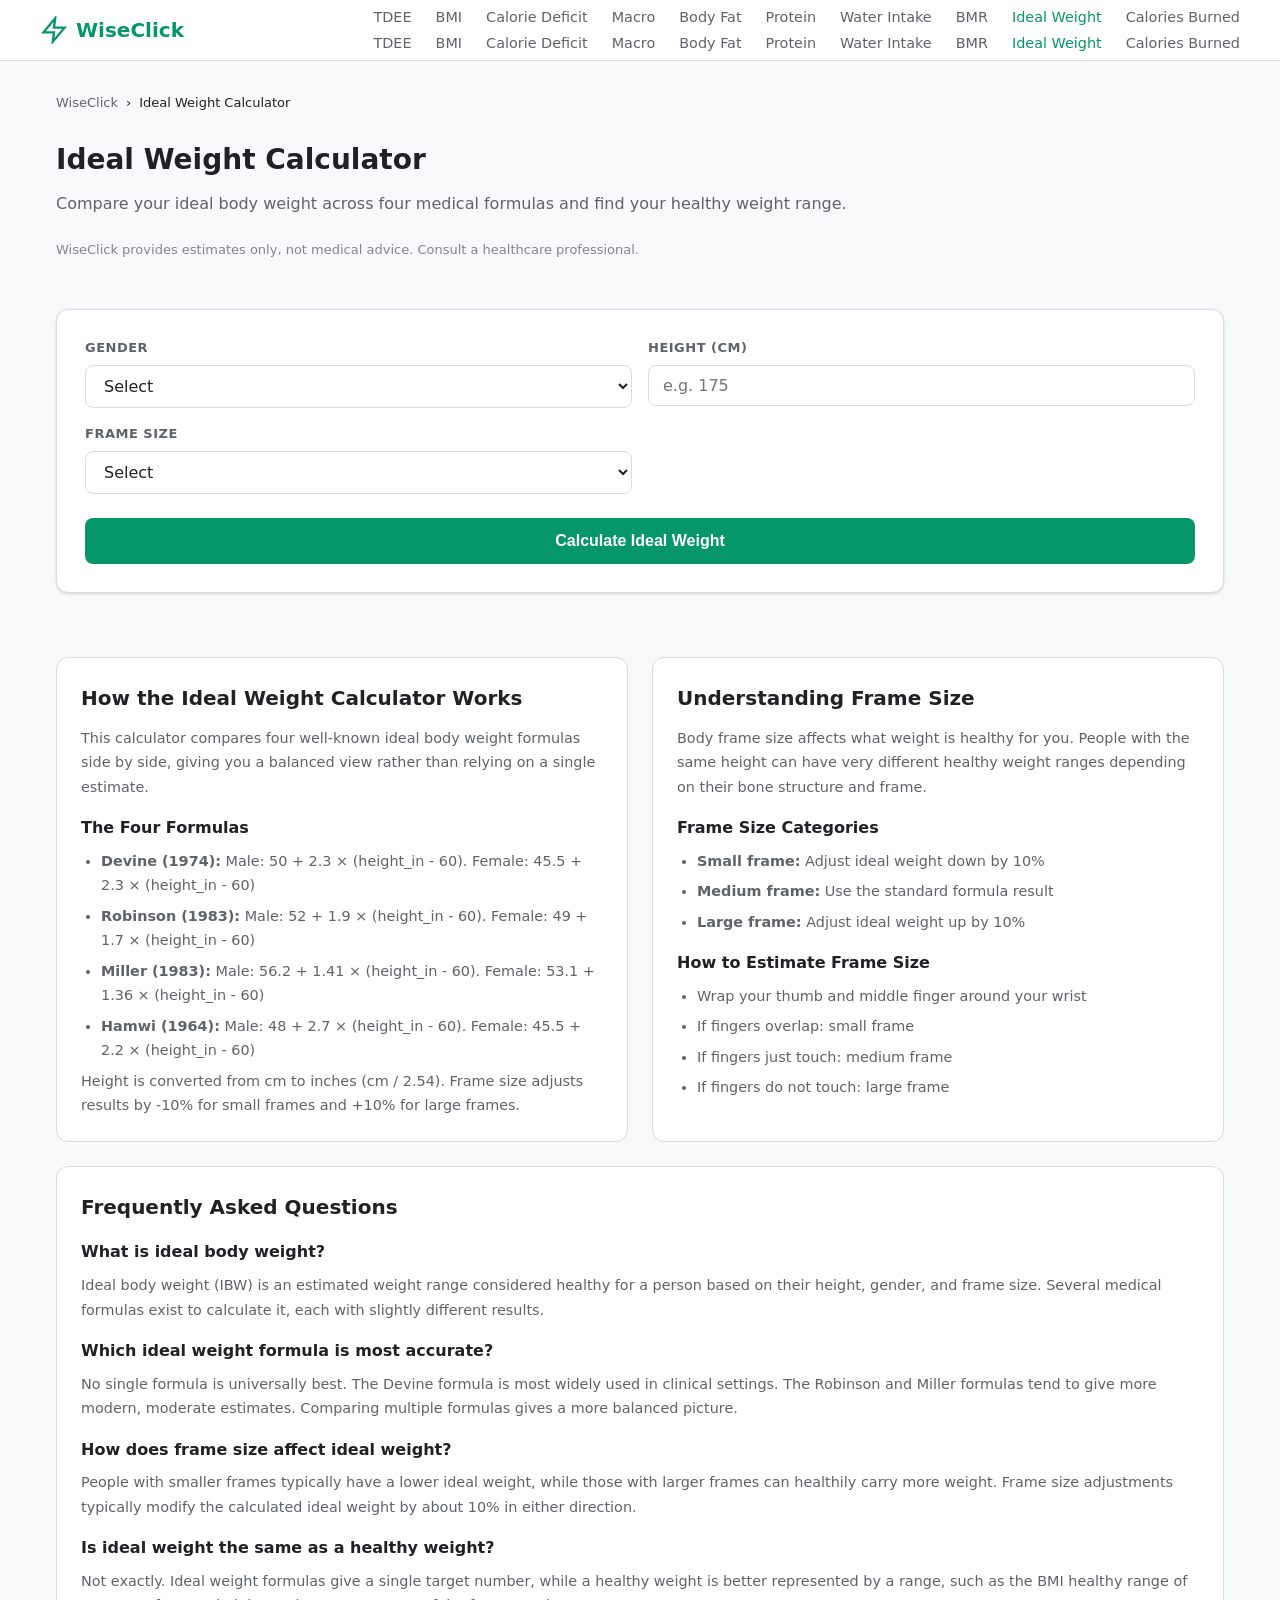
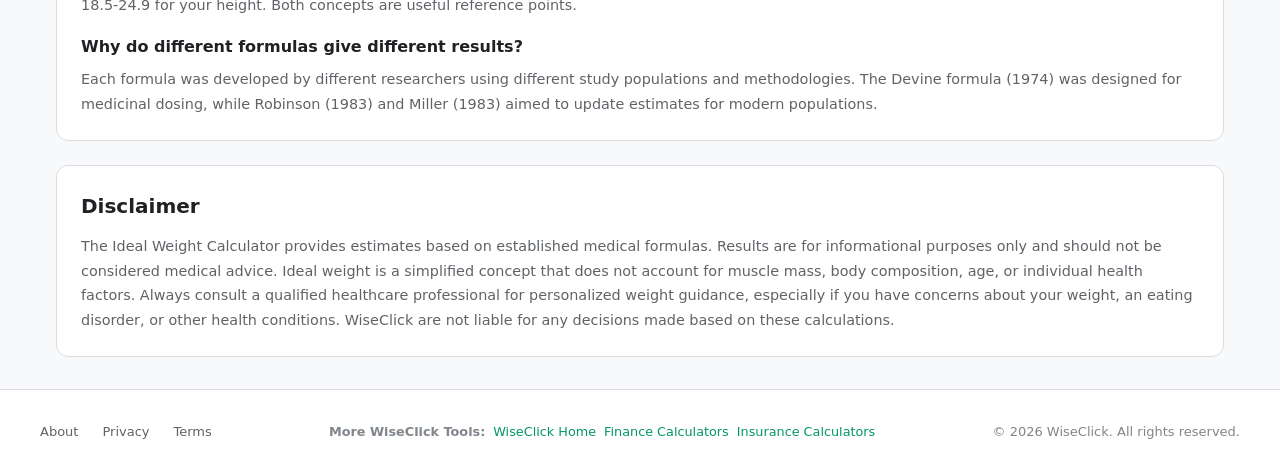
<file: ideal-weight-calculator/index.html>
<!DOCTYPE html>
<html lang="en">
<head>
  <meta charset="UTF-8">
  <meta name="viewport" content="width=device-width, initial-scale=1.0">
  <title>Ideal Weight Calculator - Multiple Formula Comparison | WiseClick</title>
  <meta name="description" content="Calculate your ideal body weight using four medical formulas: Devine, Robinson, Miller, and Hamwi. Compare results and find your healthy weight range.">
  <meta name="keywords" content="ideal weight calculator, ideal body weight, Devine formula, Robinson formula, Miller formula, Hamwi formula, healthy weight range">
  <link rel="canonical" href="https://fit.wiseclick.site/ideal-weight-calculator/">
  <meta property="og:title" content="Ideal Weight Calculator - Multiple Formula Comparison">
  <meta property="og:description" content="Compare your ideal body weight across four medical formulas and find your healthy weight range.">
  <meta property="og:url" content="https://fit.wiseclick.site/ideal-weight-calculator/">
  <meta property="og:type" content="website">
  <link rel="stylesheet" href="../css/style.css">
  <script type="application/ld+json">
  {
    "@context": "https://schema.org",
    "@type": "FAQPage",
    "mainEntity": [
      {
        "@type": "Question",
        "name": "What is ideal body weight?",
        "acceptedAnswer": {
          "@type": "Answer",
          "text": "Ideal body weight (IBW) is an estimated weight range considered healthy for a person based on their height, gender, and frame size. Several medical formulas exist to calculate it, each with slightly different results."
        }
      },
      {
        "@type": "Question",
        "name": "Which ideal weight formula is most accurate?",
        "acceptedAnswer": {
          "@type": "Answer",
          "text": "No single formula is universally best. The Devine formula is most widely used in clinical settings. The Robinson and Miller formulas tend to give more modern, moderate estimates. Comparing multiple formulas gives a more balanced picture."
        }
      },
      {
        "@type": "Question",
        "name": "How does frame size affect ideal weight?",
        "acceptedAnswer": {
          "@type": "Answer",
          "text": "People with smaller frames typically have a lower ideal weight, while those with larger frames can healthily carry more weight. Frame size adjustments typically modify the calculated ideal weight by about 10% in either direction."
        }
      },
      {
        "@type": "Question",
        "name": "Is ideal weight the same as a healthy weight?",
        "acceptedAnswer": {
          "@type": "Answer",
          "text": "Not exactly. Ideal weight formulas give a single target number, while a healthy weight is better represented by a range, such as the BMI healthy range of 18.5-24.9 for your height. Both concepts are useful reference points."
        }
      },
      {
        "@type": "Question",
        "name": "Why do different formulas give different results?",
        "acceptedAnswer": {
          "@type": "Answer",
          "text": "Each formula was developed by different researchers using different study populations and methodologies. The Devine formula (1974) was designed for medicinal dosing, while Robinson (1983) and Miller (1983) aimed to update estimates for modern populations."
        }
      }
    ]
  }
  </script>
  <script type="application/ld+json">
  {
    "@context": "https://schema.org",
    "@type": "WebApplication",
    "name": "Ideal Weight Calculator",
    "url": "https://fit.wiseclick.site/ideal-weight-calculator/",
    "applicationCategory": "HealthApplication",
    "operatingSystem": "Any",
    "offers": {
      "@type": "Offer",
      "price": "0",
      "priceCurrency": "USD"
    }
  }
  </script>
  <script type="application/ld+json">
  {
    "@context": "https://schema.org",
    "@type": "BreadcrumbList",
    "itemListElement": [
      { "@type": "ListItem", "position": 1, "name": "Home", "item": "https://fit.wiseclick.site/" },
      { "@type": "ListItem", "position": 2, "name": "&rsaquo;", "item": "https://fit.wiseclick.site/ideal-weight-calculator/" }
    ]
  }
  </script>
</head>
<body>

<header class="site-header">
  <div class="header-inner">
    <a href="/" class="site-logo">
      <svg viewBox="0 0 24 24" fill="none" stroke="currentColor" stroke-width="2"><path d="M13 2L3 14h9l-1 8 10-12h-9l1-8z"/></svg>
      WiseClick
    </a>
    <nav>
      <ul class="nav-links">
        <li><a href="/tdee-calculator/">TDEE</a></li>
        <li><a href="/bmi-calculator/">BMI</a></li>
        <li><a href="/calorie-deficit-calculator/">Calorie Deficit</a></li>
        <li><a href="/macro-calculator/">Macro</a></li>
        <li><a href="/body-fat-calculator/">Body Fat</a></li>
        <li><a href="/protein-calculator/">Protein</a></li>
        <li><a href="/water-intake-calculator/">Water Intake</a></li>
        <li><a href="/bmr-calculator/">BMR</a></li>
        <li><a href="/ideal-weight-calculator/" class="active">Ideal Weight</a></li>
        <li><a href="/calories-burned-calculator/">Calories Burned</a></li>
      </ul>
      <button class="nav-toggle" onclick="this.nextElementSibling.classList.toggle('open')" aria-label="Menu">
        <svg viewBox="0 0 24 24" fill="none" stroke="currentColor" stroke-width="2"><line x1="3" y1="6" x2="21" y2="6"/><line x1="3" y1="12" x2="21" y2="12"/><line x1="3" y1="18" x2="21" y2="18"/></svg>
      </button>
      <ul class="nav-links">
        <li><a href="/tdee-calculator/">TDEE</a></li>
        <li><a href="/bmi-calculator/">BMI</a></li>
        <li><a href="/calorie-deficit-calculator/">Calorie Deficit</a></li>
        <li><a href="/macro-calculator/">Macro</a></li>
        <li><a href="/body-fat-calculator/">Body Fat</a></li>
        <li><a href="/protein-calculator/">Protein</a></li>
        <li><a href="/water-intake-calculator/">Water Intake</a></li>
        <li><a href="/bmr-calculator/">BMR</a></li>
        <li><a href="/ideal-weight-calculator/" class="active">Ideal Weight</a></li>
        <li><a href="/calories-burned-calculator/">Calories Burned</a></li>
      </ul>
    </nav>
  </div>
</header>

<main>
  <div class="calc-page">
    <div>
      <nav class="breadcrumb">
        <a href="/">WiseClick</a>
        <span>&rsaquo;</span>
        <span>Ideal Weight Calculator</span>
      </nav>
      <h1>Ideal Weight Calculator</h1>
      <p class="subtitle">Compare your ideal body weight across four medical formulas and find your healthy weight range.</p>
      <p style="font-size:0.8125rem;color:var(--text-light);margin-bottom:1rem;">WiseClick provides estimates only, not medical advice. Consult a healthcare professional.</p>
    </div>

    <div class="calc-tool">
      <form class="calc-form" id="idealForm" onsubmit="return calculateIdeal(event)">
        <div class="form-group">
          <label for="gender">Gender</label>
          <select id="gender" required>
            <option value="">Select</option>
            <option value="male">Male</option>
            <option value="female">Female</option>
          </select>
        </div>
        <div class="form-group">
          <label for="height">Height (cm)</label>
          <input type="number" id="height" placeholder="e.g. 175" min="100" max="250" step="0.1" required>
        </div>
        <div class="form-group">
          <label for="frame">Frame Size</label>
          <select id="frame" required>
            <option value="">Select</option>
            <option value="small">Small</option>
            <option value="medium">Medium</option>
            <option value="large">Large</option>
          </select>
        </div>
        <div class="form-group">
          <label>&nbsp;</label>
          <!-- spacer -->
        </div>
        <button type="submit" class="btn-calculate">Calculate Ideal Weight</button>
      </form>

      <div class="calc-results" id="results">
        <div class="result-highlight">
          <div class="label">Average Ideal Weight</div>
          <div class="value" id="avgWeight">-</div>
        </div>
        <p style="font-size:0.875rem;color:var(--text-secondary);margin-bottom:1rem;text-align:center;">Comparison of four formula results:</p>
        <div class="result-details">
          <div class="result-item">
            <div class="label">Devine Formula</div>
            <div class="value" id="devine">-</div>
          </div>
          <div class="result-item">
            <div class="label">Robinson Formula</div>
            <div class="value" id="robinson">-</div>
          </div>
          <div class="result-item">
            <div class="label">Miller Formula</div>
            <div class="value" id="miller">-</div>
          </div>
          <div class="result-item">
            <div class="label">Hamwi Formula</div>
            <div class="value" id="hamwi">-</div>
          </div>
          <div class="result-item" style="grid-column: 1 / -1;">
            <div class="label">Healthy BMI Range for Your Height (18.5 - 24.9)</div>
            <div class="value" id="bmiRange">-</div>
          </div>
        </div>
      </div>
    </div>

    <div class="seo-content">
      <div class="seo-block">
        <h2>How the Ideal Weight Calculator Works</h2>
        <p>This calculator compares four well-known ideal body weight formulas side by side, giving you a balanced view rather than relying on a single estimate.</p>
        <h3>The Four Formulas</h3>
        <ul>
          <li><strong>Devine (1974):</strong> Male: 50 + 2.3 &times; (height_in - 60). Female: 45.5 + 2.3 &times; (height_in - 60)</li>
          <li><strong>Robinson (1983):</strong> Male: 52 + 1.9 &times; (height_in - 60). Female: 49 + 1.7 &times; (height_in - 60)</li>
          <li><strong>Miller (1983):</strong> Male: 56.2 + 1.41 &times; (height_in - 60). Female: 53.1 + 1.36 &times; (height_in - 60)</li>
          <li><strong>Hamwi (1964):</strong> Male: 48 + 2.7 &times; (height_in - 60). Female: 45.5 + 2.2 &times; (height_in - 60)</li>
        </ul>
        <p>Height is converted from cm to inches (cm / 2.54). Frame size adjusts results by -10% for small frames and +10% for large frames.</p>
      </div>

      <div class="seo-block">
        <h2>Understanding Frame Size</h2>
        <p>Body frame size affects what weight is healthy for you. People with the same height can have very different healthy weight ranges depending on their bone structure and frame.</p>
        <h3>Frame Size Categories</h3>
        <ul>
          <li><strong>Small frame:</strong> Adjust ideal weight down by 10%</li>
          <li><strong>Medium frame:</strong> Use the standard formula result</li>
          <li><strong>Large frame:</strong> Adjust ideal weight up by 10%</li>
        </ul>
        <h3>How to Estimate Frame Size</h3>
        <ul>
          <li>Wrap your thumb and middle finger around your wrist</li>
          <li>If fingers overlap: small frame</li>
          <li>If fingers just touch: medium frame</li>
          <li>If fingers do not touch: large frame</li>
        </ul>
      </div>

      <div class="seo-block full-width">
        <h2>Frequently Asked Questions</h2>
        <h3>What is ideal body weight?</h3>
        <p>Ideal body weight (IBW) is an estimated weight range considered healthy for a person based on their height, gender, and frame size. Several medical formulas exist to calculate it, each with slightly different results.</p>
        <h3>Which ideal weight formula is most accurate?</h3>
        <p>No single formula is universally best. The Devine formula is most widely used in clinical settings. The Robinson and Miller formulas tend to give more modern, moderate estimates. Comparing multiple formulas gives a more balanced picture.</p>
        <h3>How does frame size affect ideal weight?</h3>
        <p>People with smaller frames typically have a lower ideal weight, while those with larger frames can healthily carry more weight. Frame size adjustments typically modify the calculated ideal weight by about 10% in either direction.</p>
        <h3>Is ideal weight the same as a healthy weight?</h3>
        <p>Not exactly. Ideal weight formulas give a single target number, while a healthy weight is better represented by a range, such as the BMI healthy range of 18.5-24.9 for your height. Both concepts are useful reference points.</p>
        <h3>Why do different formulas give different results?</h3>
        <p>Each formula was developed by different researchers using different study populations and methodologies. The Devine formula (1974) was designed for medicinal dosing, while Robinson (1983) and Miller (1983) aimed to update estimates for modern populations.</p>
      </div>

      <div class="seo-block full-width">
        <h2>Disclaimer</h2>
        <p>The Ideal Weight Calculator provides estimates based on established medical formulas. Results are for informational purposes only and should not be considered medical advice. Ideal weight is a simplified concept that does not account for muscle mass, body composition, age, or individual health factors. Always consult a qualified healthcare professional for personalized weight guidance, especially if you have concerns about your weight, an eating disorder, or other health conditions. WiseClick are not liable for any decisions made based on these calculations.</p>
      </div>
    </div>
  </div>
</main>

<footer class="site-footer">
  <div class="footer-inner">
    <ul class="footer-links">
      <li><a href="/about.html">About</a></li>
      <li><a href="/privacy.html">Privacy</a></li>
      <li><a href="/terms.html">Terms</a></li>
    </ul>
    <div class="cross-site-links"><span>More WiseClick Tools:</span><a href="https://wiseclick.site/" target="_blank" rel="noopener">WiseClick Home</a><a href="https://calc.wiseclick.site/" target="_blank" rel="noopener">Finance Calculators</a><a href="https://insure.wiseclick.site/" target="_blank" rel="noopener">Insurance Calculators</a></div>
      <p class="footer-copy">&copy; 2026 WiseClick. All rights reserved.</p>
  </div>
</footer>
<script>
function calculateIdeal(e) {
  e.preventDefault();
  var gender = document.getElementById('gender').value;
  var heightCm = parseFloat(document.getElementById('height').value);
  var frame = document.getElementById('frame').value;

  if (!gender || !heightCm || !frame) return;

  // Convert cm to inches
  var heightIn = heightCm / 2.54;
  var over60 = heightIn - 60;

  var devine, robinson, miller, hamwi;

  if (gender === 'male') {
    devine = 50 + 2.3 * over60;
    robinson = 52 + 1.9 * over60;
    miller = 56.2 + 1.41 * over60;
    hamwi = 48 + 2.7 * over60;
  } else {
    devine = 45.5 + 2.3 * over60;
    robinson = 49 + 1.7 * over60;
    miller = 53.1 + 1.36 * over60;
    hamwi = 45.5 + 2.2 * over60;
  }

  // Frame adjustment
  var frameMultiplier = 1.0;
  if (frame === 'small') frameMultiplier = 0.9;
  else if (frame === 'large') frameMultiplier = 1.1;

  devine *= frameMultiplier;
  robinson *= frameMultiplier;
  miller *= frameMultiplier;
  hamwi *= frameMultiplier;

  var avg = (devine + robinson + miller + hamwi) / 4;

  // Healthy BMI range for height: 18.5 and 24.9
  var heightM = heightCm / 100;
  var bmiLow = (18.5 * heightM * heightM).toFixed(1);
  var bmiHigh = (24.9 * heightM * heightM).toFixed(1);

  document.getElementById('avgWeight').textContent = avg.toFixed(1) + ' kg';
  document.getElementById('devine').textContent = devine.toFixed(1) + ' kg';
  document.getElementById('robinson').textContent = robinson.toFixed(1) + ' kg';
  document.getElementById('miller').textContent = miller.toFixed(1) + ' kg';
  document.getElementById('hamwi').textContent = hamwi.toFixed(1) + ' kg';
  document.getElementById('bmiRange').textContent = bmiLow + ' - ' + bmiHigh + ' kg';

  document.getElementById('results').classList.add('visible');
  return false;
}
</script>

</body>
</html>
</file>
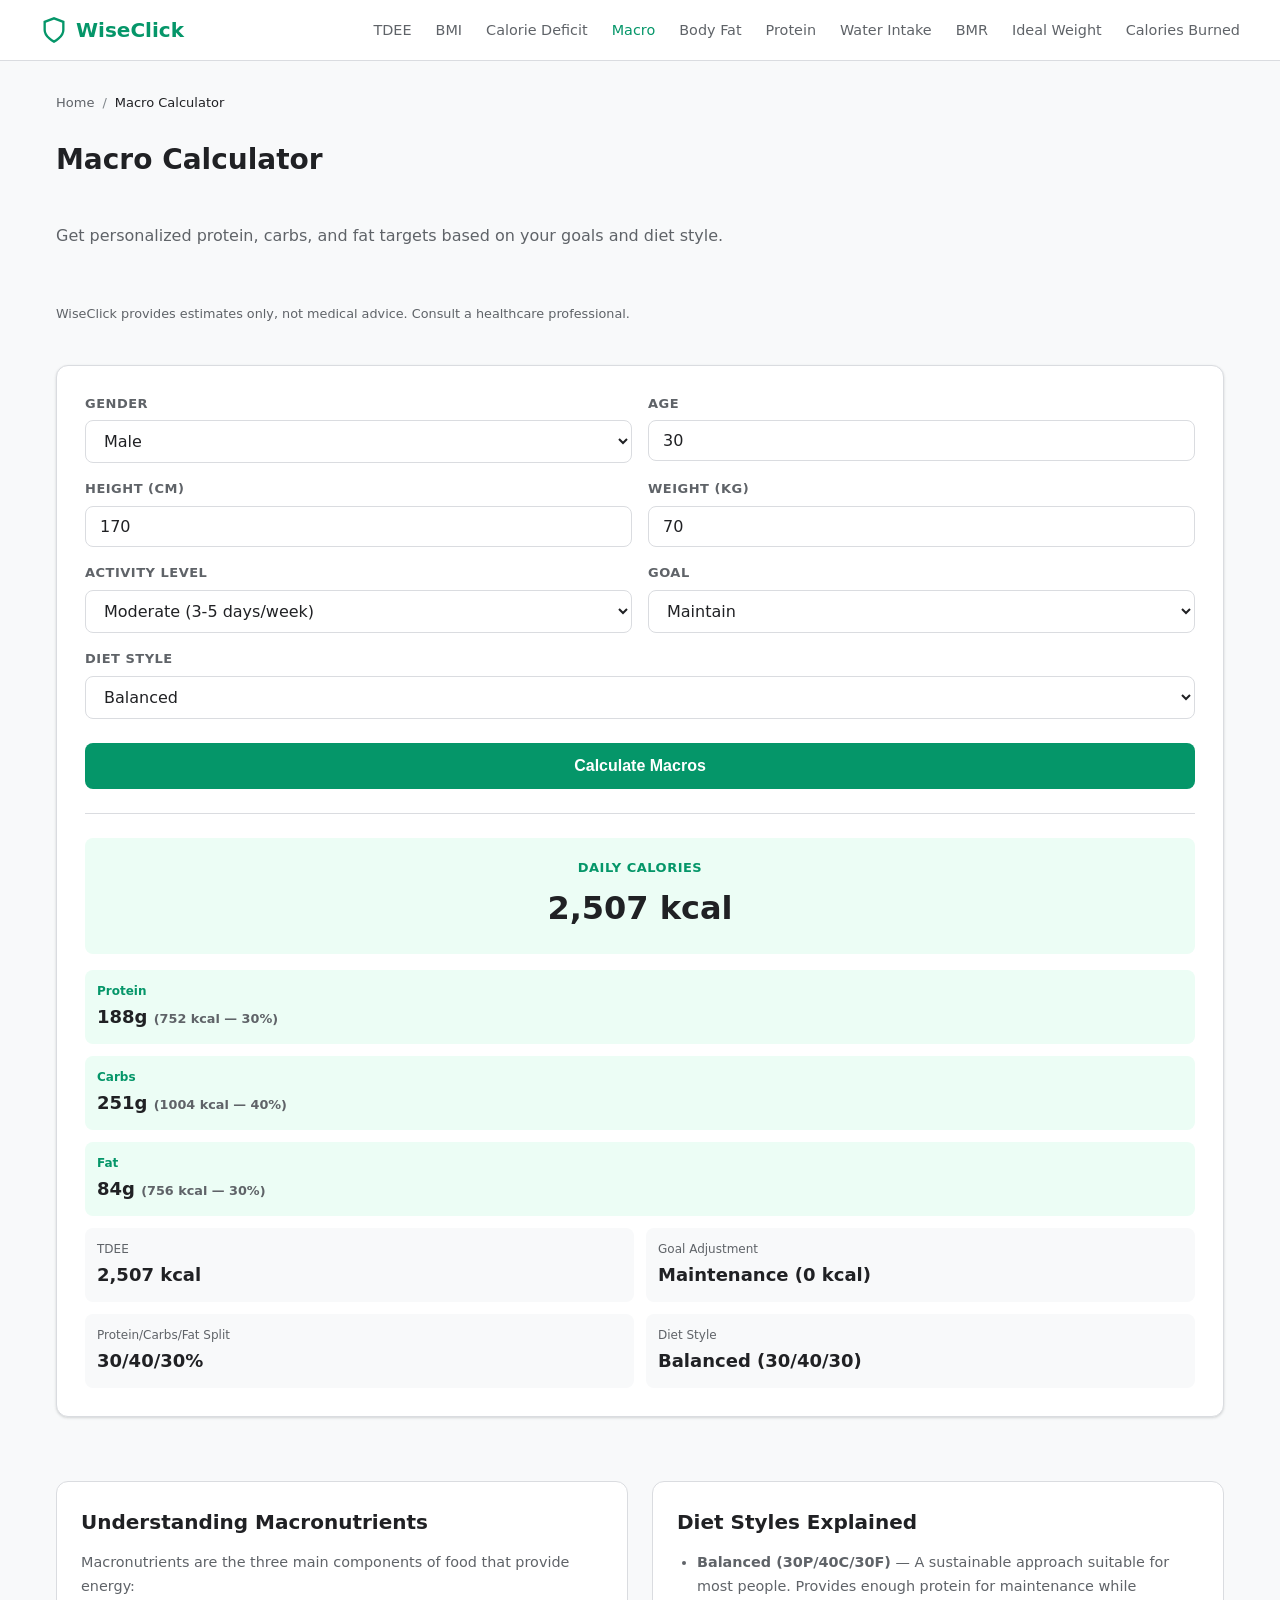
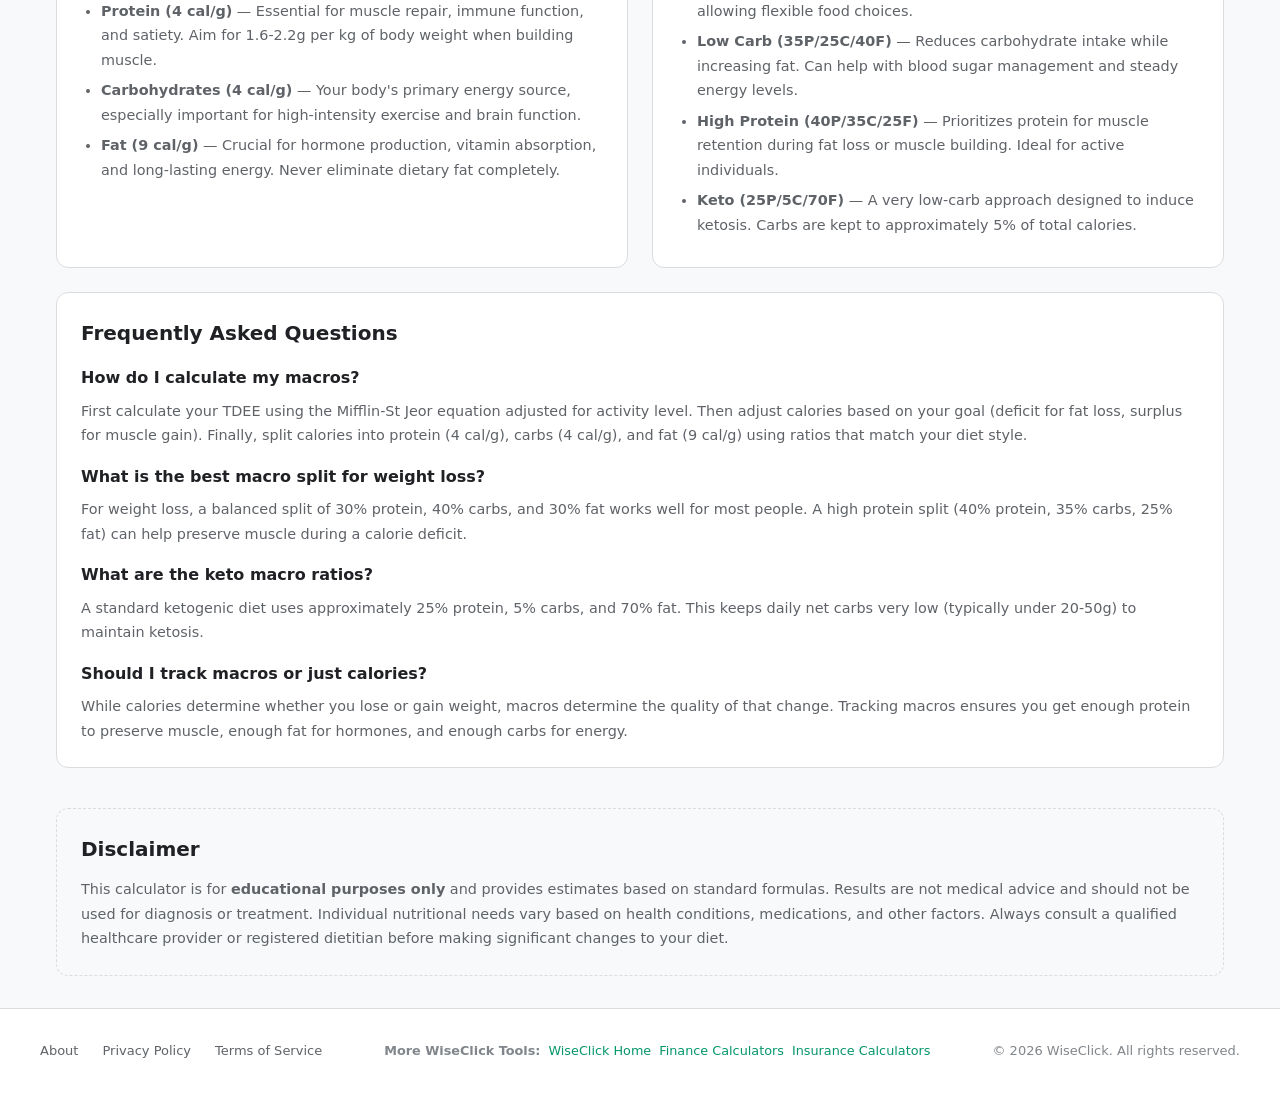
<file: macro-calculator/index.html>
<!DOCTYPE html>
<html lang="en">
<head>
  <meta charset="UTF-8">
  <meta name="viewport" content="width=device-width, initial-scale=1.0">
  <title>Macro Calculator - Protein, Carbs & Fat Targets | WiseClick</title>
  <meta name="description" content="Free macro calculator. Calculate your personalized protein, carbs, and fat targets based on your TDEE, fitness goal, and preferred diet style.">
  <meta name="keywords" content="macro calculator, macronutrient calculator, protein carbs fat calculator, IIFYM calculator, keto macros, low carb macros">
  <link rel="canonical" href="https://fit.wiseclick.site/macro-calculator/">
  <meta property="og:title" content="Macro Calculator - Protein, Carbs & Fat Targets">
  <meta property="og:description" content="Calculate your personalized macronutrient targets for fat loss, maintenance, or muscle building. Free and easy to use.">
  <meta property="og:type" content="website">
  <link rel="stylesheet" href="../css/style.css">
  <script type="application/ld+json">
  {
    "@context": "https://schema.org",
    "@type": "WebApplication",
    "name": "Macro Calculator",
    "description": "Free macronutrient calculator for protein, carbs, and fat targets",
    "applicationCategory": "HealthApplication",
    "operatingSystem": "Any",
    "offers": { "@type": "Offer", "price": "0", "priceCurrency": "USD" }
  }
  </script>
  <script type="application/ld+json">
  {
    "@context": "https://schema.org",
    "@type": "BreadcrumbList",
    "itemListElement": [
      { "@type": "ListItem", "position": 1, "name": "Home", "item": "https://fit.wiseclick.site/" },
      { "@type": "ListItem", "position": 2, "name": "Macro Calculator", "item": "https://fit.wiseclick.site/macro-calculator/" }
    ]
  }
  </script>
  <script type="application/ld+json">
  {
    "@context": "https://schema.org",
    "@type": "FAQPage",
    "mainEntity": [
      { "@type": "Question", "name": "How do I calculate my macros?", "acceptedAnswer": { "@type": "Answer", "text": "First calculate your TDEE using the Mifflin-St Jeor equation adjusted for activity level. Then adjust calories based on your goal (deficit for fat loss, surplus for muscle gain). Finally, split calories into protein (4 cal/g), carbs (4 cal/g), and fat (9 cal/g) using ratios that match your diet style." } },
      { "@type": "Question", "name": "What is the best macro split for weight loss?", "acceptedAnswer": { "@type": "Answer", "text": "For weight loss, a balanced split of 30% protein, 40% carbs, and 30% fat works well for most people. A high protein split (40% protein, 35% carbs, 25% fat) can help preserve muscle during a calorie deficit." } },
      { "@type": "Question", "name": "What are the keto macro ratios?", "acceptedAnswer": { "@type": "Answer", "text": "A standard ketogenic diet uses approximately 25% protein, 5% carbs, and 70% fat. This keeps daily net carbs very low (typically under 20-50g) to maintain ketosis." } },
      { "@type": "Question", "name": "Should I track macros or just calories?", "acceptedAnswer": { "@type": "Answer", "text": "While calories determine whether you lose or gain weight, macros determine the quality of that change. Tracking macros ensures you get enough protein to preserve muscle, enough fat for hormones, and enough carbs for energy." } }
    ]
  }
  </script>
</head>
<body>
  <header class="site-header">
    <div class="header-inner">
      <a href="/" class="site-logo">
        <svg viewBox="0 0 24 24" fill="none" stroke="currentColor" stroke-width="2"><path d="M12 22s8-4 8-10V5l-8-3-8 3v7c0 6 8 10 8 10z"/></svg>
        WiseClick
      </a>
      <button class="nav-toggle" onclick="document.querySelector('.nav-links').classList.toggle('open')" aria-label="Menu">
        <svg viewBox="0 0 24 24" fill="none" stroke="currentColor" stroke-width="2"><line x1="3" y1="6" x2="21" y2="6"/><line x1="3" y1="12" x2="21" y2="12"/><line x1="3" y1="18" x2="21" y2="18"/></svg>
      </button>
      <ul class="nav-links">
        <li><a href="/tdee-calculator/">TDEE</a></li>
        <li><a href="/bmi-calculator/">BMI</a></li>
        <li><a href="/calorie-deficit-calculator/">Calorie Deficit</a></li>
        <li><a href="/macro-calculator/" class="active">Macro</a></li>
        <li><a href="/body-fat-calculator/">Body Fat</a></li>
        <li><a href="/protein-calculator/">Protein</a></li>
        <li><a href="/water-intake-calculator/">Water Intake</a></li>
        <li><a href="/bmr-calculator/">BMR</a></li>
        <li><a href="/ideal-weight-calculator/">Ideal Weight</a></li>
        <li><a href="/calories-burned-calculator/">Calories Burned</a></li>
      </ul>
    </div>
  </header>
  <main>
    <nav class="breadcrumb"><a href="/">Home</a> / <span>Macro Calculator</span></nav>
    <div class="calc-page">
      <h1>Macro Calculator</h1>
      <p class="subtitle">Get personalized protein, carbs, and fat targets based on your goals and diet style.</p>
      <p style="font-size:0.8rem;color:var(--text-secondary);margin-bottom:0.5rem">WiseClick provides estimates only, not medical advice. Consult a healthcare professional.</p>
      <div class="calc-tool">
        <form class="calc-form" onsubmit="return false;">
          <div class="form-group">
            <label for="gender">Gender</label>
            <select id="gender">
              <option value="male">Male</option>
              <option value="female">Female</option>
            </select>
          </div>
          <div class="form-group">
            <label for="age">Age</label>
            <input type="number" id="age" value="30" min="18" max="100">
          </div>
          <div class="form-group">
            <label for="height">Height (cm)</label>
            <input type="number" id="height" value="170" min="100" max="250">
          </div>
          <div class="form-group">
            <label for="weight">Weight (kg)</label>
            <input type="number" id="weight" value="70" min="30" max="300">
          </div>
          <div class="form-group">
            <label for="activity">Activity Level</label>
            <select id="activity">
              <option value="1.2">Sedentary (little or no exercise)</option>
              <option value="1.375">Light (1-3 days/week)</option>
              <option value="1.55" selected>Moderate (3-5 days/week)</option>
              <option value="1.725">Heavy (6-7 days/week)</option>
              <option value="1.9">Athlete (2x per day)</option>
            </select>
          </div>
          <div class="form-group">
            <label for="goal">Goal</label>
            <select id="goal">
              <option value="lose">Lose Fat</option>
              <option value="maintain" selected>Maintain</option>
              <option value="gain">Build Muscle</option>
            </select>
          </div>
          <div class="form-group full-width">
            <label for="diet-style">Diet Style</label>
            <select id="diet-style">
              <option value="balanced" selected>Balanced</option>
              <option value="lowcarb">Low Carb</option>
              <option value="highprotein">High Protein</option>
              <option value="keto">Keto</option>
            </select>
          </div>
          <button type="button" class="btn-calculate" onclick="calculate()">Calculate Macros</button>
        </form>
        <div class="calc-results" id="results">
          <div class="result-highlight">
            <div class="label">Daily Calories</div>
            <div class="value" id="daily-calories">0 kcal</div>
          </div>
          <div class="result-details">
            <div class="result-item" style="grid-column:1/-1;background:var(--primary-light)">
              <div class="label" style="color:var(--primary);font-weight:600">Protein</div>
              <div class="value" id="protein-grams">0g <span style="font-size:0.8rem;color:var(--text-secondary)">(0 kcal — 0%)</span></div>
            </div>
            <div class="result-item" style="grid-column:1/-1;background:var(--primary-light)">
              <div class="label" style="color:var(--primary);font-weight:600">Carbs</div>
              <div class="value" id="carb-grams">0g <span style="font-size:0.8rem;color:var(--text-secondary)">(0 kcal — 0%)</span></div>
            </div>
            <div class="result-item" style="grid-column:1/-1;background:var(--primary-light)">
              <div class="label" style="color:var(--primary);font-weight:600">Fat</div>
              <div class="value" id="fat-grams">0g <span style="font-size:0.8rem;color:var(--text-secondary)">(0 kcal — 0%)</span></div>
            </div>
            <div class="result-item"><div class="label">TDEE</div><div class="value" id="tdee-value">0 kcal</div></div>
            <div class="result-item"><div class="label">Goal Adjustment</div><div class="value" id="goal-adjustment">0 kcal</div></div>
            <div class="result-item"><div class="label">Protein/Carbs/Fat Split</div><div class="value" id="macro-split">0/0/0%</div></div>
            <div class="result-item"><div class="label">Diet Style</div><div class="value" id="diet-label">Balanced</div></div>
          </div>
        </div>
      </div>
      <div class="seo-content">
        <div class="seo-block">
          <h2>Understanding Macronutrients</h2>
          <p>Macronutrients are the three main components of food that provide energy:</p>
          <ul>
            <li><strong>Protein (4 cal/g)</strong> — Essential for muscle repair, immune function, and satiety. Aim for 1.6-2.2g per kg of body weight when building muscle.</li>
            <li><strong>Carbohydrates (4 cal/g)</strong> — Your body's primary energy source, especially important for high-intensity exercise and brain function.</li>
            <li><strong>Fat (9 cal/g)</strong> — Crucial for hormone production, vitamin absorption, and long-lasting energy. Never eliminate dietary fat completely.</li>
          </ul>
        </div>
        <div class="seo-block">
          <h2>Diet Styles Explained</h2>
          <ul>
            <li><strong>Balanced (30P/40C/30F)</strong> — A sustainable approach suitable for most people. Provides enough protein for maintenance while allowing flexible food choices.</li>
            <li><strong>Low Carb (35P/25C/40F)</strong> — Reduces carbohydrate intake while increasing fat. Can help with blood sugar management and steady energy levels.</li>
            <li><strong>High Protein (40P/35C/25F)</strong> — Prioritizes protein for muscle retention during fat loss or muscle building. Ideal for active individuals.</li>
            <li><strong>Keto (25P/5C/70F)</strong> — A very low-carb approach designed to induce ketosis. Carbs are kept to approximately 5% of total calories.</li>
          </ul>
        </div>
        <div class="seo-block full-width">
          <h2>Frequently Asked Questions</h2>
          <h3>How do I calculate my macros?</h3>
          <p>First calculate your TDEE using the Mifflin-St Jeor equation adjusted for activity level. Then adjust calories based on your goal (deficit for fat loss, surplus for muscle gain). Finally, split calories into protein (4 cal/g), carbs (4 cal/g), and fat (9 cal/g) using ratios that match your diet style.</p>
          <h3>What is the best macro split for weight loss?</h3>
          <p>For weight loss, a balanced split of 30% protein, 40% carbs, and 30% fat works well for most people. A high protein split (40% protein, 35% carbs, 25% fat) can help preserve muscle during a calorie deficit.</p>
          <h3>What are the keto macro ratios?</h3>
          <p>A standard ketogenic diet uses approximately 25% protein, 5% carbs, and 70% fat. This keeps daily net carbs very low (typically under 20-50g) to maintain ketosis.</p>
          <h3>Should I track macros or just calories?</h3>
          <p>While calories determine whether you lose or gain weight, macros determine the quality of that change. Tracking macros ensures you get enough protein to preserve muscle, enough fat for hormones, and enough carbs for energy.</p>
        </div>
        <div class="seo-block full-width" style="background:var(--bg-secondary);border-style:dashed;margin-top:1rem">
          <h2>Disclaimer</h2>
          <p>This calculator is for <strong>educational purposes only</strong> and provides estimates based on standard formulas. Results are not medical advice and should not be used for diagnosis or treatment. Individual nutritional needs vary based on health conditions, medications, and other factors. Always consult a qualified healthcare provider or registered dietitian before making significant changes to your diet.</p>
        </div>
      </div>
    </div>
  </main>
  <footer class="site-footer">
    <div class="footer-inner">
      <ul class="footer-links">
        <li><a href="/about/">About</a></li>
        <li><a href="/privacy/">Privacy Policy</a></li>
        <li><a href="/terms/">Terms of Service</a></li>
      </ul>
      <div class="cross-site-links"><span>More WiseClick Tools:</span><a href="https://wiseclick.site/" target="_blank" rel="noopener">WiseClick Home</a><a href="https://calc.wiseclick.site/" target="_blank" rel="noopener">Finance Calculators</a><a href="https://insure.wiseclick.site/" target="_blank" rel="noopener">Insurance Calculators</a></div>
      <p class="footer-copy">&copy; 2026 WiseClick. All rights reserved.</p>
    </div>
  </footer>
<script>
function calculate() {
  const gender = document.getElementById('gender').value;
  const age = parseInt(document.getElementById('age').value) || 30;
  const height = parseFloat(document.getElementById('height').value) || 170;
  const weight = parseFloat(document.getElementById('weight').value) || 70;
  const activity = parseFloat(document.getElementById('activity').value) || 1.55;
  const goal = document.getElementById('goal').value;
  const dietStyle = document.getElementById('diet-style').value;

  // Mifflin-St Jeor equation for BMR
  let bmr;
  if (gender === 'male') {
    bmr = 10 * weight + 6.25 * height - 5 * age + 5;
  } else {
    bmr = 10 * weight + 6.25 * height - 5 * age - 161;
  }

  const tdee = Math.round(bmr * activity);

  // Goal adjustment
  let adjustedCalories = tdee;
  let goalText = 'Maintenance (0 kcal)';
  if (goal === 'lose') {
    adjustedCalories = tdee - 500;
    goalText = 'Deficit (-500 kcal)';
  } else if (goal === 'gain') {
    adjustedCalories = tdee + 300;
    goalText = 'Surplus (+300 kcal)';
  }

  // Macro splits by diet style
  const splits = {
    balanced:    { p: 0.30, c: 0.40, f: 0.30, label: 'Balanced (30/40/30)' },
    lowcarb:     { p: 0.35, c: 0.25, f: 0.40, label: 'Low Carb (35/25/40)' },
    highprotein: { p: 0.40, c: 0.35, f: 0.25, label: 'High Protein (40/35/25)' },
    keto:        { p: 0.25, c: 0.05, f: 0.70, label: 'Keto (25/5/70)' }
  };

  const split = splits[dietStyle];

  // Calculate macros: protein=4cal/g, carbs=4cal/g, fat=9cal/g
  const proteinCal = adjustedCalories * split.p;
  const carbCal = adjustedCalories * split.c;
  const fatCal = adjustedCalories * split.f;

  const proteinG = Math.round(proteinCal / 4);
  const carbG = Math.round(carbCal / 4);
  const fatG = Math.round(fatCal / 9);

  // Percentages (recalculated from grams for accuracy)
  const totalCalFromMacros = proteinG * 4 + carbG * 4 + fatG * 9;
  const pPct = Math.round((proteinG * 4 / totalCalFromMacros) * 100);
  const cPct = Math.round((carbG * 4 / totalCalFromMacros) * 100);
  const fPct = 100 - pPct - cPct;

  // Update DOM
  document.getElementById('daily-calories').textContent = adjustedCalories.toLocaleString() + ' kcal';
  document.getElementById('tdee-value').textContent = tdee.toLocaleString() + ' kcal';
  document.getElementById('goal-adjustment').textContent = goalText;
  document.getElementById('protein-grams').innerHTML = proteinG + 'g <span style="font-size:0.8rem;color:var(--text-secondary)">(' + (proteinG * 4) + ' kcal — ' + pPct + '%)</span>';
  document.getElementById('carb-grams').innerHTML = carbG + 'g <span style="font-size:0.8rem;color:var(--text-secondary)">(' + (carbG * 4) + ' kcal — ' + cPct + '%)</span>';
  document.getElementById('fat-grams').innerHTML = fatG + 'g <span style="font-size:0.8rem;color:var(--text-secondary)">(' + (fatG * 9) + ' kcal — ' + fPct + '%)</span>';
  document.getElementById('macro-split').textContent = pPct + '/' + cPct + '/' + fPct + '%';
  document.getElementById('diet-label').textContent = split.label;

  document.getElementById('results').classList.add('visible');
}
calculate();
</script>
</body>
</html>
</file>
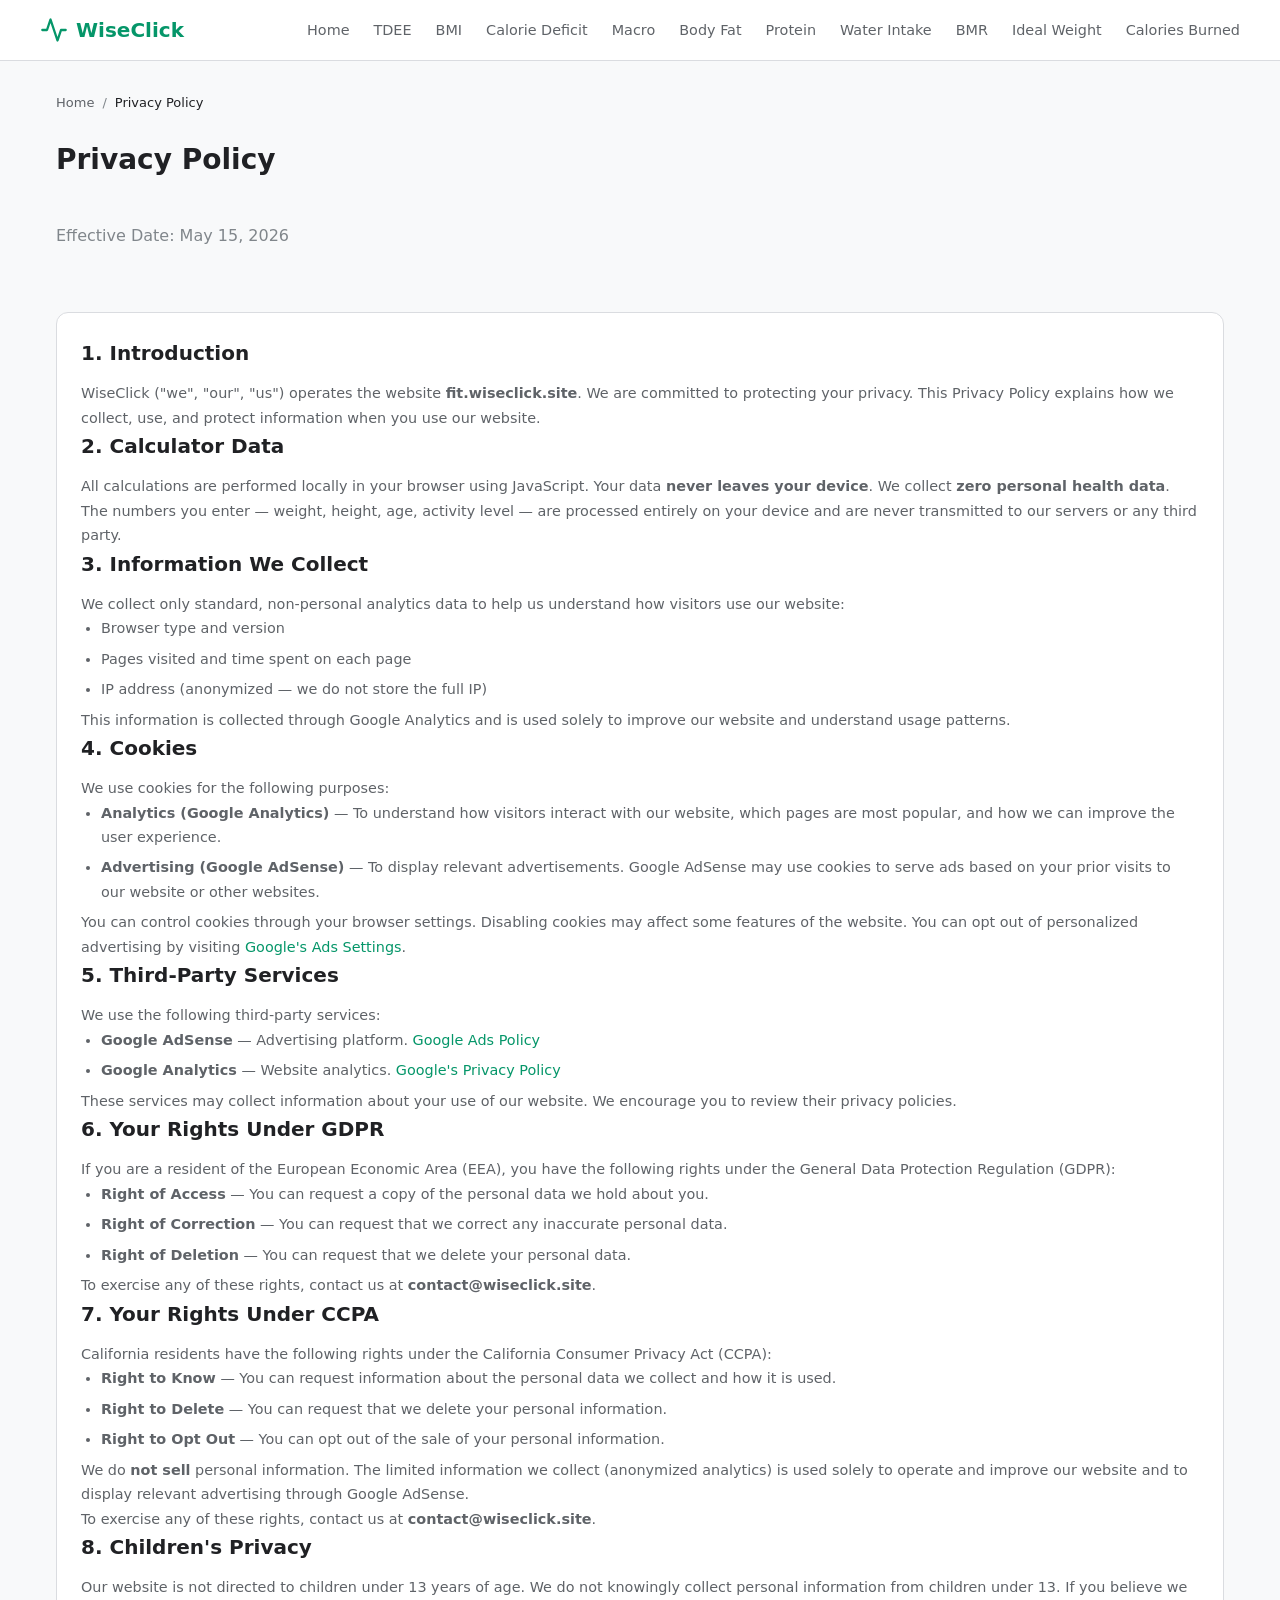
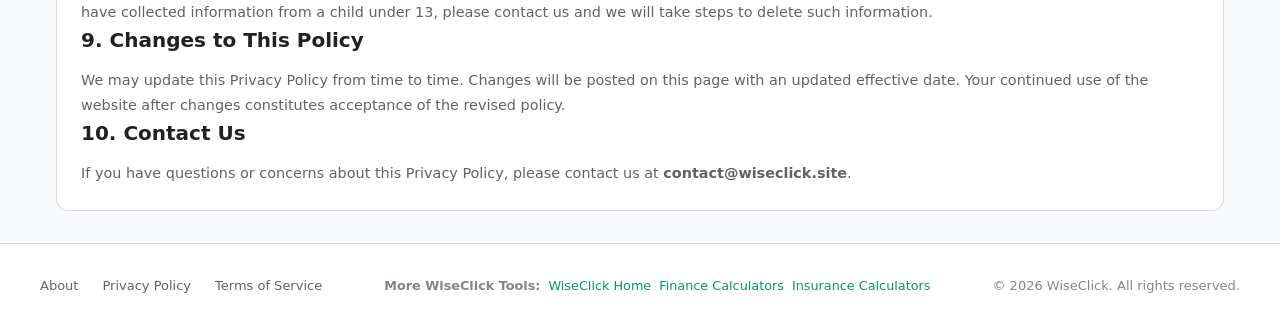
<file: privacy/index.html>
<!DOCTYPE html>
<html lang="en">
<head>
  <meta charset="UTF-8">
  <meta name="viewport" content="width=device-width, initial-scale=1.0">
  <title>Privacy Policy | WiseClick</title>
  <meta name="description" content="Privacy Policy for WiseClick. Learn how we handle your data and protect your privacy.">
  <link rel="stylesheet" href="../css/style.css">
  <script type="application/ld+json">
  {
    "@context": "https://schema.org",
    "@type": "BreadcrumbList",
    "itemListElement": [
      { "@type": "ListItem", "position": 1, "name": "Home", "item": "https://fit.wiseclick.site/" },
      { "@type": "ListItem", "position": 2, "name": "Privacy Policy", "item": "https://fit.wiseclick.site/privacy/" }
    ]
  }
  </script>
</head>
<body>

  <header class="site-header">
    <div class="header-inner">
      <a href="/" class="site-logo">
        <svg viewBox="0 0 24 24" fill="none" stroke="currentColor" stroke-width="2" stroke-linecap="round" stroke-linejoin="round"><path d="M22 12h-4l-3 9L9 3l-3 9H2"/></svg>
        WiseClick
      </a>
      <button class="nav-toggle" onclick="document.querySelector('.nav-links').classList.toggle('open')" aria-label="Menu">
        <svg viewBox="0 0 24 24" fill="none" stroke="currentColor" stroke-width="2"><line x1="3" y1="6" x2="21" y2="6"/><line x1="3" y1="12" x2="21" y2="12"/><line x1="3" y1="18" x2="21" y2="18"/></svg>
      </button>
      <ul class="nav-links">
        <li><a href="/">Home</a></li>
        <li><a href="/tdee-calculator/">TDEE</a></li>
        <li><a href="/bmi-calculator/">BMI</a></li>
        <li><a href="/calorie-deficit-calculator/">Calorie Deficit</a></li>
        <li><a href="/macro-calculator/">Macro</a></li>
        <li><a href="/body-fat-calculator/">Body Fat</a></li>
        <li><a href="/protein-calculator/">Protein</a></li>
        <li><a href="/water-intake-calculator/">Water Intake</a></li>
        <li><a href="/bmr-calculator/">BMR</a></li>
        <li><a href="/ideal-weight-calculator/">Ideal Weight</a></li>
        <li><a href="/calories-burned-calculator/">Calories Burned</a></li>
      </ul>
    </div>
  </header>

  <main>
    <nav class="breadcrumb">
      <a href="/">Home</a> / <span>Privacy Policy</span>
    </nav>

    <div class="calc-page">
      <h1>Privacy Policy</h1>
      <p style="color:var(--text-light);margin-bottom:2rem">Effective Date: May 15, 2026</p>

      <div class="seo-block full-width">
        <h2>1. Introduction</h2>
        <p>WiseClick ("we", "our", "us") operates the website <strong>fit.wiseclick.site</strong>. We are committed to protecting your privacy. This Privacy Policy explains how we collect, use, and protect information when you use our website.</p>

        <h2>2. Calculator Data</h2>
        <p>All calculations are performed locally in your browser using JavaScript. Your data <strong>never leaves your device</strong>. We collect <strong>zero personal health data</strong>. The numbers you enter — weight, height, age, activity level — are processed entirely on your device and are never transmitted to our servers or any third party.</p>

        <h2>3. Information We Collect</h2>
        <p>We collect only standard, non-personal analytics data to help us understand how visitors use our website:</p>
        <ul>
          <li>Browser type and version</li>
          <li>Pages visited and time spent on each page</li>
          <li>IP address (anonymized — we do not store the full IP)</li>
        </ul>
        <p>This information is collected through Google Analytics and is used solely to improve our website and understand usage patterns.</p>

        <h2>4. Cookies</h2>
        <p>We use cookies for the following purposes:</p>
        <ul>
          <li><strong>Analytics (Google Analytics)</strong> — To understand how visitors interact with our website, which pages are most popular, and how we can improve the user experience.</li>
          <li><strong>Advertising (Google AdSense)</strong> — To display relevant advertisements. Google AdSense may use cookies to serve ads based on your prior visits to our website or other websites.</li>
        </ul>
        <p>You can control cookies through your browser settings. Disabling cookies may affect some features of the website. You can opt out of personalized advertising by visiting <a href="https://www.google.com/settings/ads" target="_blank" rel="noopener">Google's Ads Settings</a>.</p>

        <h2>5. Third-Party Services</h2>
        <p>We use the following third-party services:</p>
        <ul>
          <li><strong>Google AdSense</strong> — Advertising platform. <a href="https://policies.google.com/technologies/ads" target="_blank" rel="noopener">Google Ads Policy</a></li>
          <li><strong>Google Analytics</strong> — Website analytics. <a href="https://policies.google.com/privacy" target="_blank" rel="noopener">Google's Privacy Policy</a></li>
        </ul>
        <p>These services may collect information about your use of our website. We encourage you to review their privacy policies.</p>

        <h2>6. Your Rights Under GDPR</h2>
        <p>If you are a resident of the European Economic Area (EEA), you have the following rights under the General Data Protection Regulation (GDPR):</p>
        <ul>
          <li><strong>Right of Access</strong> — You can request a copy of the personal data we hold about you.</li>
          <li><strong>Right of Correction</strong> — You can request that we correct any inaccurate personal data.</li>
          <li><strong>Right of Deletion</strong> — You can request that we delete your personal data.</li>
        </ul>
        <p>To exercise any of these rights, contact us at <strong>contact@wiseclick.site</strong>.</p>

        <h2>7. Your Rights Under CCPA</h2>
        <p>California residents have the following rights under the California Consumer Privacy Act (CCPA):</p>
        <ul>
          <li><strong>Right to Know</strong> — You can request information about the personal data we collect and how it is used.</li>
          <li><strong>Right to Delete</strong> — You can request that we delete your personal information.</li>
          <li><strong>Right to Opt Out</strong> — You can opt out of the sale of your personal information.</li>
        </ul>
        <p>We do <strong>not sell</strong> personal information. The limited information we collect (anonymized analytics) is used solely to operate and improve our website and to display relevant advertising through Google AdSense.</p>
        <p>To exercise any of these rights, contact us at <strong>contact@wiseclick.site</strong>.</p>

        <h2>8. Children's Privacy</h2>
        <p>Our website is not directed to children under 13 years of age. We do not knowingly collect personal information from children under 13. If you believe we have collected information from a child under 13, please contact us and we will take steps to delete such information.</p>

        <h2>9. Changes to This Policy</h2>
        <p>We may update this Privacy Policy from time to time. Changes will be posted on this page with an updated effective date. Your continued use of the website after changes constitutes acceptance of the revised policy.</p>

        <h2>10. Contact Us</h2>
        <p>If you have questions or concerns about this Privacy Policy, please contact us at <strong>contact@wiseclick.site</strong>.</p>
      </div>
    </div>
  </main>

  <footer class="site-footer">
    <div class="footer-inner">
      <ul class="footer-links">
        <li><a href="/about/">About</a></li>
        <li><a href="/privacy/">Privacy Policy</a></li>
        <li><a href="/terms/">Terms of Service</a></li>
      </ul>
      <div class="cross-site-links"><span>More WiseClick Tools:</span><a href="https://wiseclick.site/" target="_blank" rel="noopener">WiseClick Home</a><a href="https://calc.wiseclick.site/" target="_blank" rel="noopener">Finance Calculators</a><a href="https://insure.wiseclick.site/" target="_blank" rel="noopener">Insurance Calculators</a></div>
      <p class="footer-copy">&copy; 2026 WiseClick. All rights reserved.</p>
    </div>
  </footer>
</body>
</html>
</file>
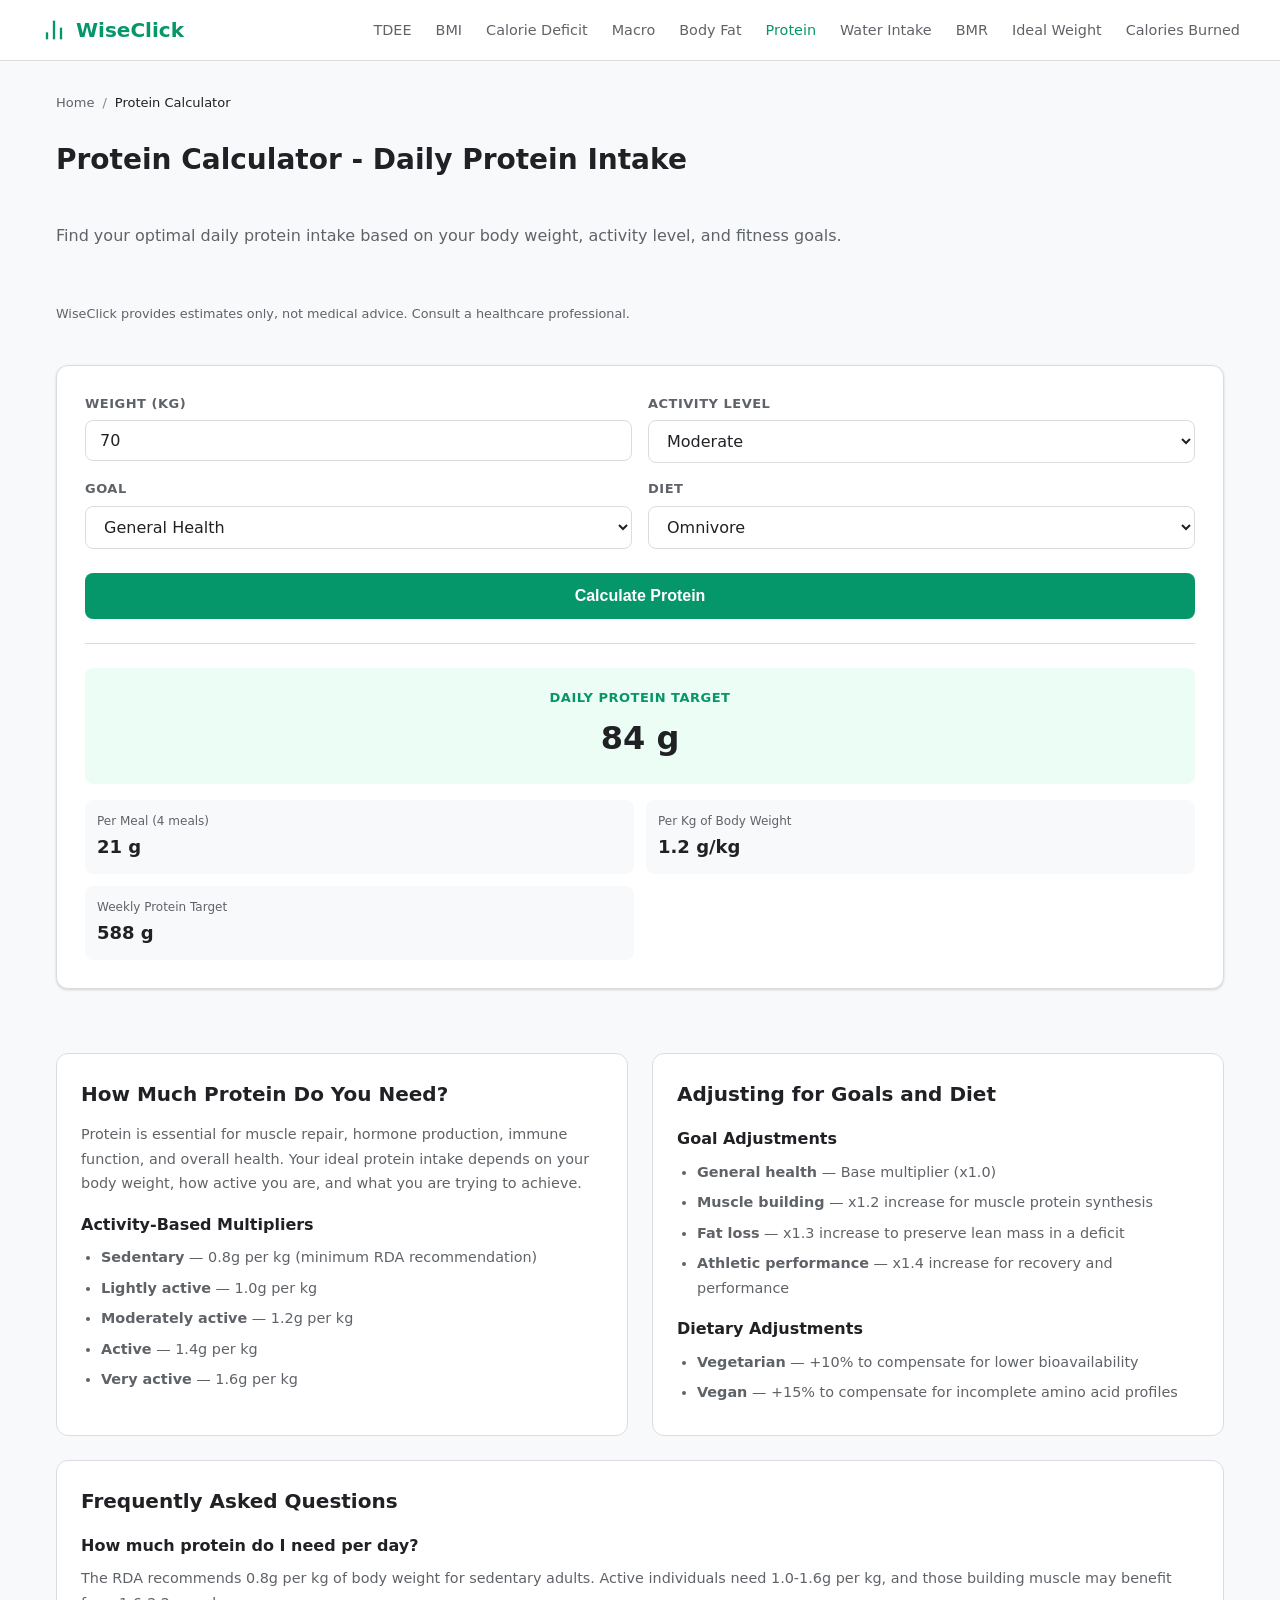
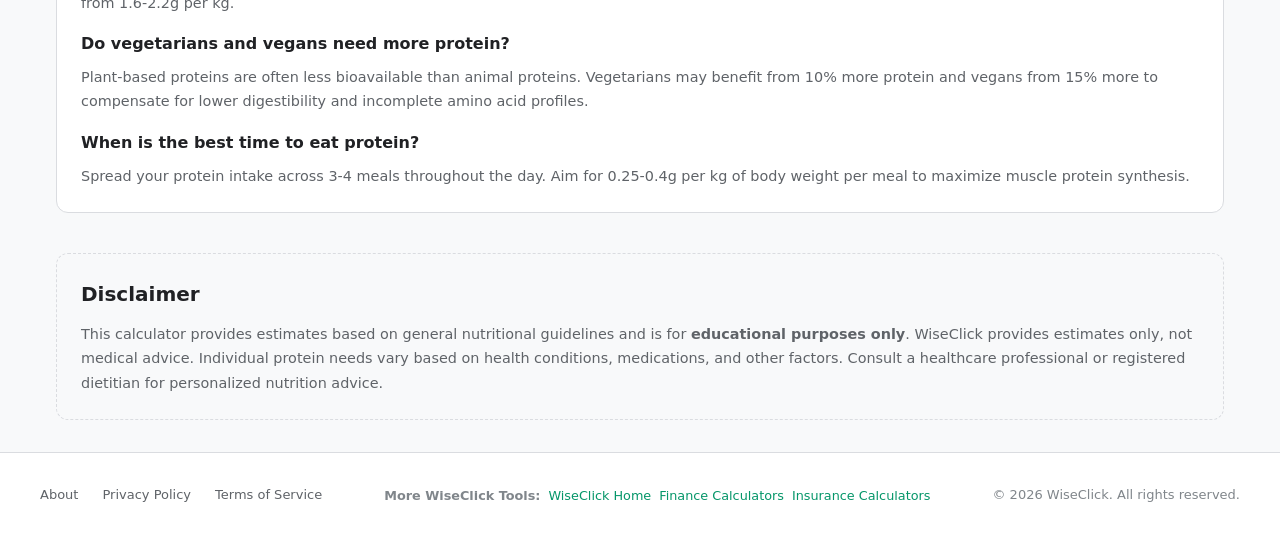
<file: protein-calculator/index.html>
<!DOCTYPE html>
<html lang="en">
<head>
  <meta charset="UTF-8">
  <meta name="viewport" content="width=device-width, initial-scale=1.0">
  <title>Protein Calculator - Daily Protein Intake | WiseClick</title>
  <meta name="description" content="Free protein calculator. Find your optimal daily protein intake based on weight, activity level, fitness goals, and diet type.">
  <meta name="keywords" content="protein calculator, daily protein intake, how much protein per day, protein per kg, protein for muscle building, protein for fat loss">
  <link rel="canonical" href="https://fit.wiseclick.site/protein-calculator/">
  <meta property="og:title" content="Protein Calculator - Daily Protein Intake">
  <meta property="og:description" content="Calculate your optimal daily protein intake based on your weight, activity, and goals. Free and easy to use.">
  <meta property="og:type" content="website">
  <link rel="stylesheet" href="../css/style.css">
  <script type="application/ld+json">
  {
    "@context": "https://schema.org",
    "@type": "WebApplication",
    "name": "Protein Calculator",
    "description": "Free daily protein intake calculator based on weight, activity level, and goals",
    "applicationCategory": "HealthApplication",
    "operatingSystem": "Any",
    "offers": { "@type": "Offer", "price": "0", "priceCurrency": "USD" }
  }
  </script>
  <script type="application/ld+json">
  {
    "@context": "https://schema.org",
    "@type": "BreadcrumbList",
    "itemListElement": [
      { "@type": "ListItem", "position": 1, "name": "Home", "item": "https://fit.wiseclick.site/" },
      { "@type": "ListItem", "position": 2, "name": "Protein Calculator", "item": "https://fit.wiseclick.site/protein-calculator/" }
    ]
  }
  </script>
  <script type="application/ld+json">
  {
    "@context": "https://schema.org",
    "@type": "FAQPage",
    "mainEntity": [
      { "@type": "Question", "name": "How much protein do I need per day?", "acceptedAnswer": { "@type": "Answer", "text": "The RDA recommends 0.8g per kg of body weight for sedentary adults. Active individuals need 1.0-1.6g per kg, and those building muscle may benefit from 1.6-2.2g per kg." } },
      { "@type": "Question", "name": "Do vegetarians and vegans need more protein?", "acceptedAnswer": { "@type": "Answer", "text": "Plant-based proteins are often less bioavailable than animal proteins. Vegetarians may benefit from 10% more protein and vegans from 15% more to compensate for lower digestibility and incomplete amino acid profiles." } },
      { "@type": "Question", "name": "When is the best time to eat protein?", "acceptedAnswer": { "@type": "Answer", "text": "Spread your protein intake across 3-4 meals throughout the day. Aim for 0.25-0.4g per kg of body weight per meal to maximize muscle protein synthesis." } }
    ]
  }
  </script>
</head>
<body>
  <header class="site-header">
    <div class="header-inner">
      <a href="/" class="site-logo">
        <svg viewBox="0 0 24 24" fill="none" stroke="currentColor" stroke-width="2"><path d="M18 20V10"/><path d="M12 20V4"/><path d="M6 20v-6"/></svg>
        WiseClick
      </a>
      <button class="nav-toggle" onclick="document.querySelector('.nav-links').classList.toggle('open')" aria-label="Menu">
        <svg viewBox="0 0 24 24" fill="none" stroke="currentColor" stroke-width="2"><line x1="3" y1="6" x2="21" y2="6"/><line x1="3" y1="12" x2="21" y2="12"/><line x1="3" y1="18" x2="21" y2="18"/></svg>
      </button>
      <ul class="nav-links">
        <li><a href="/tdee-calculator/">TDEE</a></li>
        <li><a href="/bmi-calculator/">BMI</a></li>
        <li><a href="/calorie-deficit-calculator/">Calorie Deficit</a></li>
        <li><a href="/macro-calculator/">Macro</a></li>
        <li><a href="/body-fat-calculator/">Body Fat</a></li>
        <li><a href="/protein-calculator/" class="active">Protein</a></li>
        <li><a href="/water-intake-calculator/">Water Intake</a></li>
        <li><a href="/bmr-calculator/">BMR</a></li>
        <li><a href="/ideal-weight-calculator/">Ideal Weight</a></li>
        <li><a href="/calories-burned-calculator/">Calories Burned</a></li>
      </ul>
    </div>
  </header>
  <main>
    <nav class="breadcrumb"><a href="/">Home</a> / <span>Protein Calculator</span></nav>
    <div class="calc-page">
      <h1>Protein Calculator - Daily Protein Intake</h1>
      <p class="subtitle">Find your optimal daily protein intake based on your body weight, activity level, and fitness goals.</p>
      <p style="font-size:0.8rem;color:var(--text-secondary);margin-bottom:0.5rem">WiseClick provides estimates only, not medical advice. Consult a healthcare professional.</p>
      <div class="calc-tool">
        <form class="calc-form" onsubmit="return false;">
          <div class="form-group">
            <label for="weight">Weight (kg)</label>
            <input type="number" id="weight" value="70" min="30" max="300">
          </div>
          <div class="form-group">
            <label for="activity">Activity Level</label>
            <select id="activity">
              <option value="sedentary">Sedentary</option>
              <option value="light">Light</option>
              <option value="moderate" selected>Moderate</option>
              <option value="active">Active</option>
              <option value="very-active">Very Active</option>
            </select>
          </div>
          <div class="form-group">
            <label for="goal">Goal</label>
            <select id="goal">
              <option value="general" selected>General Health</option>
              <option value="build">Muscle Building</option>
              <option value="fat-loss">Fat Loss</option>
              <option value="athletic">Athletic Performance</option>
            </select>
          </div>
          <div class="form-group">
            <label for="diet">Diet</label>
            <select id="diet">
              <option value="omnivore" selected>Omnivore</option>
              <option value="vegetarian">Vegetarian</option>
              <option value="vegan">Vegan</option>
            </select>
          </div>
          <button type="button" class="btn-calculate" onclick="calculate()">Calculate Protein</button>
        </form>
        <div class="calc-results" id="results">
          <div class="result-highlight">
            <div class="label">Daily Protein Target</div>
            <div class="value" id="daily-protein">0 g</div>
          </div>
          <div class="result-details">
            <div class="result-item"><div class="label">Per Meal (4 meals)</div><div class="value" id="per-meal">0 g</div></div>
            <div class="result-item"><div class="label">Per Kg of Body Weight</div><div class="value" id="per-kg">0 g</div></div>
            <div class="result-item"><div class="label">Weekly Protein Target</div><div class="value" id="weekly-protein">0 g</div></div>
          </div>
        </div>
      </div>
      <div class="seo-content">
        <div class="seo-block">
          <h2>How Much Protein Do You Need?</h2>
          <p>Protein is essential for muscle repair, hormone production, immune function, and overall health. Your ideal protein intake depends on your body weight, how active you are, and what you are trying to achieve.</p>
          <h3>Activity-Based Multipliers</h3>
          <ul>
            <li><strong>Sedentary</strong> — 0.8g per kg (minimum RDA recommendation)</li>
            <li><strong>Lightly active</strong> — 1.0g per kg</li>
            <li><strong>Moderately active</strong> — 1.2g per kg</li>
            <li><strong>Active</strong> — 1.4g per kg</li>
            <li><strong>Very active</strong> — 1.6g per kg</li>
          </ul>
        </div>
        <div class="seo-block">
          <h2>Adjusting for Goals and Diet</h2>
          <h3>Goal Adjustments</h3>
          <ul>
            <li><strong>General health</strong> — Base multiplier (x1.0)</li>
            <li><strong>Muscle building</strong> — x1.2 increase for muscle protein synthesis</li>
            <li><strong>Fat loss</strong> — x1.3 increase to preserve lean mass in a deficit</li>
            <li><strong>Athletic performance</strong> — x1.4 increase for recovery and performance</li>
          </ul>
          <h3>Dietary Adjustments</h3>
          <ul>
            <li><strong>Vegetarian</strong> — +10% to compensate for lower bioavailability</li>
            <li><strong>Vegan</strong> — +15% to compensate for incomplete amino acid profiles</li>
          </ul>
        </div>
        <div class="seo-block full-width">
          <h2>Frequently Asked Questions</h2>
          <h3>How much protein do I need per day?</h3>
          <p>The RDA recommends 0.8g per kg of body weight for sedentary adults. Active individuals need 1.0-1.6g per kg, and those building muscle may benefit from 1.6-2.2g per kg.</p>
          <h3>Do vegetarians and vegans need more protein?</h3>
          <p>Plant-based proteins are often less bioavailable than animal proteins. Vegetarians may benefit from 10% more protein and vegans from 15% more to compensate for lower digestibility and incomplete amino acid profiles.</p>
          <h3>When is the best time to eat protein?</h3>
          <p>Spread your protein intake across 3-4 meals throughout the day. Aim for 0.25-0.4g per kg of body weight per meal to maximize muscle protein synthesis.</p>
        </div>
        <div class="seo-block full-width" style="background:var(--bg-secondary);border-style:dashed;margin-top:1rem">
          <h2>Disclaimer</h2>
          <p>This calculator provides estimates based on general nutritional guidelines and is for <strong>educational purposes only</strong>. WiseClick provides estimates only, not medical advice. Individual protein needs vary based on health conditions, medications, and other factors. Consult a healthcare professional or registered dietitian for personalized nutrition advice.</p>
        </div>
      </div>
    </div>
  </main>
  <footer class="site-footer">
    <div class="footer-inner">
      <ul class="footer-links">
        <li><a href="/about/">About</a></li>
        <li><a href="/privacy/">Privacy Policy</a></li>
        <li><a href="/terms/">Terms of Service</a></li>
      </ul>
      <div class="cross-site-links"><span>More WiseClick Tools:</span><a href="https://wiseclick.site/" target="_blank" rel="noopener">WiseClick Home</a><a href="https://calc.wiseclick.site/" target="_blank" rel="noopener">Finance Calculators</a><a href="https://insure.wiseclick.site/" target="_blank" rel="noopener">Insurance Calculators</a></div>
      <p class="footer-copy">&copy; 2026 WiseClick. All rights reserved.</p>
    </div>
  </footer>
<script>
function calculate() {
  var weight = parseFloat(document.getElementById('weight').value) || 70;
  var activity = document.getElementById('activity').value;
  var goal = document.getElementById('goal').value;
  var diet = document.getElementById('diet').value;

  var activityMultipliers = {
    'sedentary': 0.8,
    'light': 1.0,
    'moderate': 1.2,
    'active': 1.4,
    'very-active': 1.6
  };

  var goalMultipliers = {
    'general': 1.0,
    'build': 1.2,
    'fat-loss': 1.3,
    'athletic': 1.4
  };

  var baseProtein = weight * activityMultipliers[activity];
  var adjustedProtein = baseProtein * goalMultipliers[goal];

  if (diet === 'vegetarian') {
    adjustedProtein *= 1.10;
  } else if (diet === 'vegan') {
    adjustedProtein *= 1.15;
  }

  var dailyProtein = Math.round(adjustedProtein);
  var perMeal = Math.round(dailyProtein / 4);
  var perKg = (dailyProtein / weight).toFixed(1);
  var weeklyProtein = dailyProtein * 7;

  document.getElementById('daily-protein').textContent = dailyProtein + ' g';
  document.getElementById('per-meal').textContent = perMeal + ' g';
  document.getElementById('per-kg').textContent = perKg + ' g/kg';
  document.getElementById('weekly-protein').textContent = weeklyProtein.toLocaleString() + ' g';
  document.getElementById('results').classList.add('visible');
}
calculate();
</script>
</body>
</html>
</file>
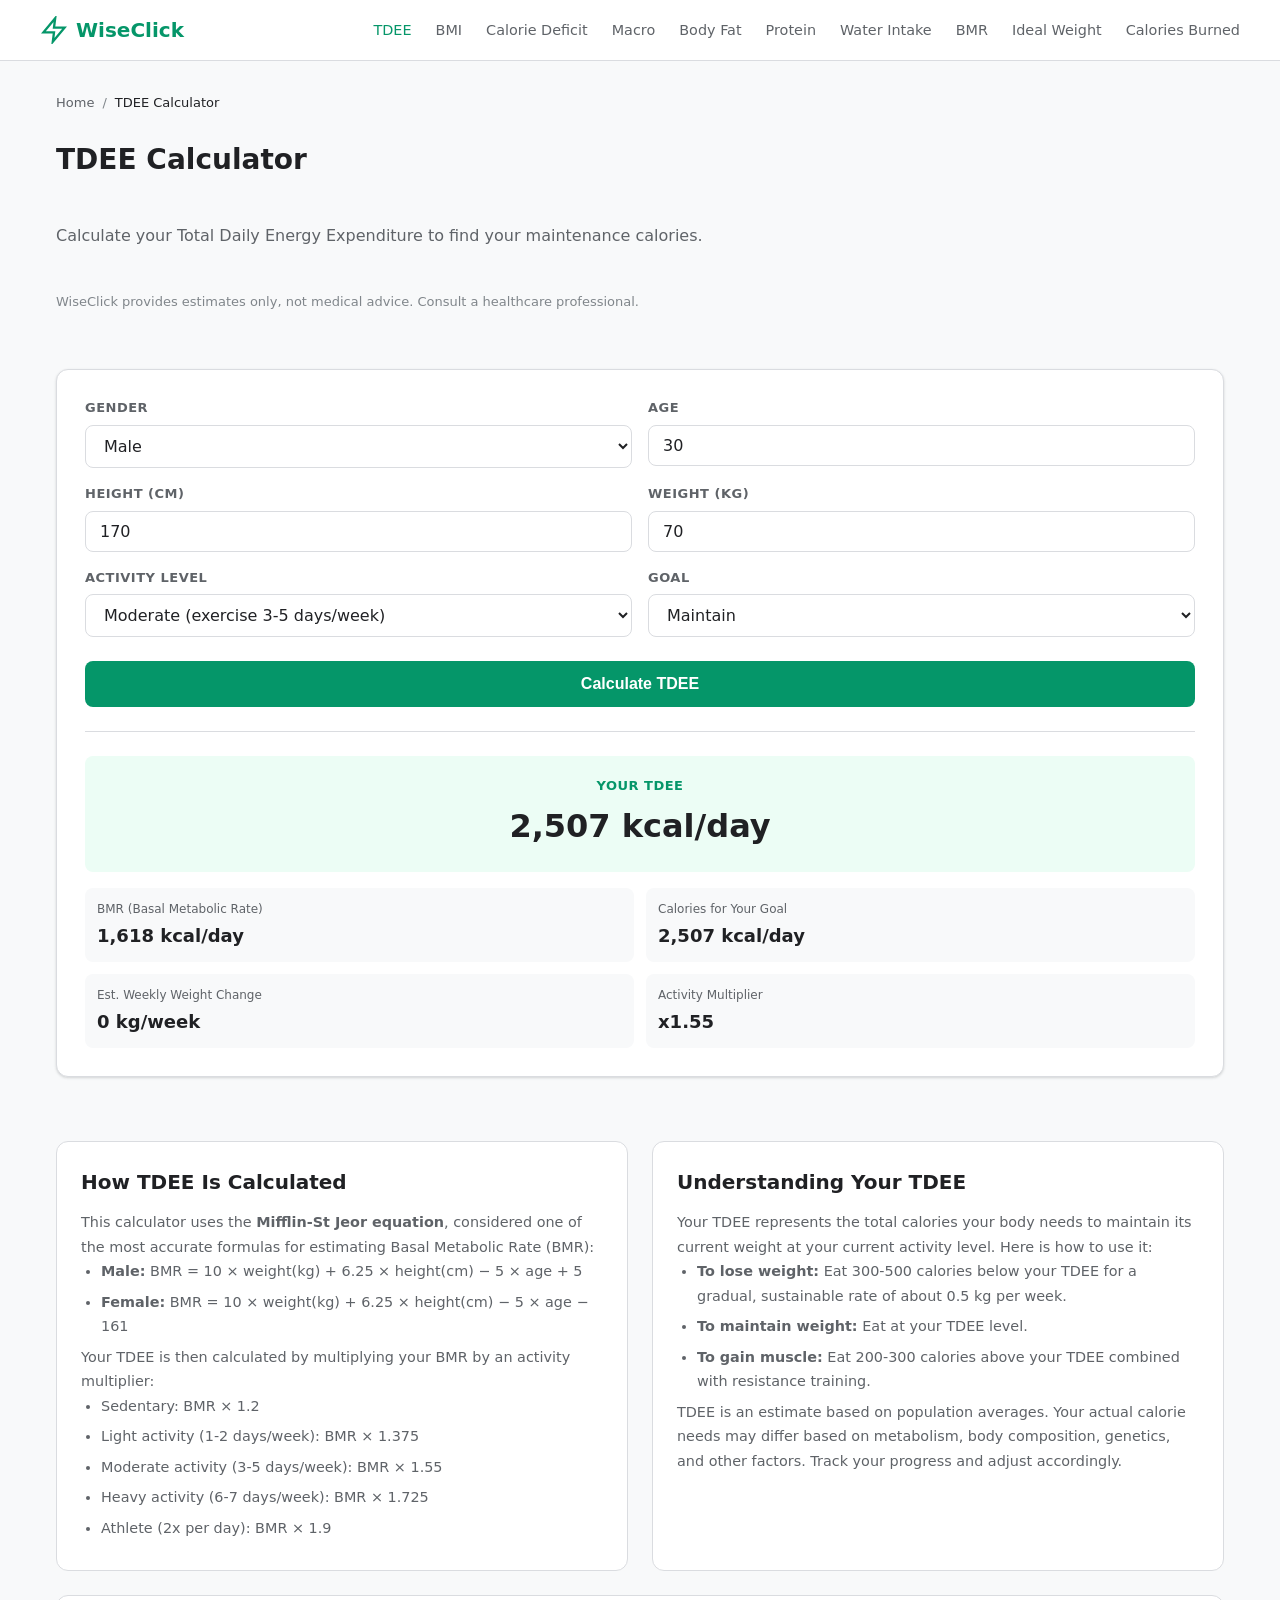
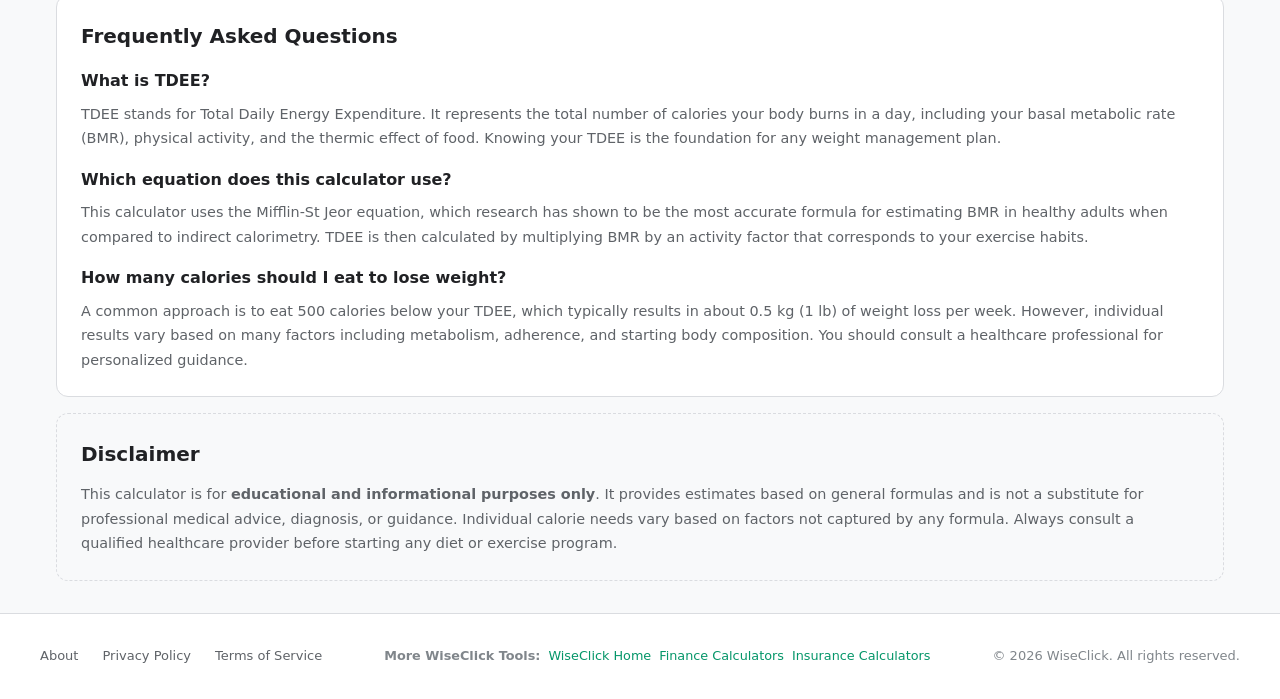
<file: tdee-calculator/index.html>
<!DOCTYPE html>
<html lang="en">
<head>
  <meta charset="UTF-8">
  <meta name="viewport" content="width=device-width, initial-scale=1.0">
  <title>TDEE Calculator - Total Daily Energy Expenditure</title>
  <meta name="description" content="Free TDEE calculator. Calculate your Total Daily Energy Expenditure using the Mifflin-St Jeor equation. Find your maintenance calories.">
  <meta name="keywords" content="TDEE calculator, total daily energy expenditure, maintenance calories, calorie calculator, Mifflin-St Jeor">
  <link rel="canonical" href="https://fit.wiseclick.site/tdee-calculator/">
  <meta property="og:title" content="TDEE Calculator - Total Daily Energy Expenditure">
  <meta property="og:description" content="Calculate your Total Daily Energy Expenditure using the Mifflin-St Jeor equation. Free and accurate.">
  <meta property="og:type" content="website">
  <link rel="stylesheet" href="../css/style.css">
  <script type="application/ld+json">
  {
    "@context": "https://schema.org",
    "@type": "WebApplication",
    "name": "TDEE Calculator",
    "description": "Free TDEE calculator using the Mifflin-St Jeor equation",
    "applicationCategory": "HealthApplication",
    "operatingSystem": "Any",
    "offers": { "@type": "Offer", "price": "0", "priceCurrency": "USD" }
  }
  </script>
  <script type="application/ld+json">
  {
    "@context": "https://schema.org",
    "@type": "FAQPage",
    "mainEntity": [
      {
        "@type": "Question",
        "name": "What is TDEE?",
        "acceptedAnswer": {
          "@type": "Answer",
          "text": "TDEE stands for Total Daily Energy Expenditure. It represents the total number of calories your body burns in a day, including your basal metabolic rate (BMR), physical activity, and the thermic effect of food."
        }
      },
      {
        "@type": "Question",
        "name": "Which equation does this calculator use?",
        "acceptedAnswer": {
          "@type": "Answer",
          "text": "This calculator uses the Mifflin-St Jeor equation, which is widely regarded as the most accurate formula for estimating BMR in healthy adults. TDEE is then calculated by multiplying BMR by an activity factor."
        }
      },
      {
        "@type": "Question",
        "name": "How many calories should I eat to lose weight?",
        "acceptedAnswer": {
          "@type": "Answer",
          "text": "A common approach is to eat 500 calories below your TDEE to lose approximately 0.5 kg (1 lb) per week. However, individual results vary and you should consult a healthcare professional for personalized guidance."
        }
      }
    ]
  }
  </script>
  <script type="application/ld+json">
  {
    "@context": "https://schema.org",
    "@type": "BreadcrumbList",
    "itemListElement": [
      { "@type": "ListItem", "position": 1, "name": "Home", "item": "https://fit.wiseclick.site/" },
      { "@type": "ListItem", "position": 2, "name": "TDEE Calculator", "item": "https://fit.wiseclick.site/tdee-calculator/" }
    ]
  }
  </script>
</head>
<body>

  <header class="site-header">
    <div class="header-inner">
      <a href="/" class="site-logo">
        <svg viewBox="0 0 24 24" fill="none" stroke="currentColor" stroke-width="2"><path d="M13 2L3 14h9l-1 8 10-12h-9l1-8z"/></svg>
        WiseClick
      </a>
      <button class="nav-toggle" onclick="document.querySelector('.nav-links').classList.toggle('open')" aria-label="Menu">
        <svg viewBox="0 0 24 24" fill="none" stroke="currentColor" stroke-width="2"><line x1="3" y1="6" x2="21" y2="6"/><line x1="3" y1="12" x2="21" y2="12"/><line x1="3" y1="18" x2="21" y2="18"/></svg>
      </button>
      <ul class="nav-links">
        <li><a href="/tdee-calculator/" class="active">TDEE</a></li>
        <li><a href="/bmi-calculator/">BMI</a></li>
        <li><a href="/calorie-deficit-calculator/">Calorie Deficit</a></li>
        <li><a href="/macro-calculator/">Macro</a></li>
        <li><a href="/body-fat-calculator/">Body Fat</a></li>
        <li><a href="/protein-calculator/">Protein</a></li>
        <li><a href="/water-intake-calculator/">Water Intake</a></li>
        <li><a href="/bmr-calculator/">BMR</a></li>
        <li><a href="/ideal-weight-calculator/">Ideal Weight</a></li>
        <li><a href="/calories-burned-calculator/">Calories Burned</a></li>
      </ul>
    </div>
  </header>

  <main>
    <nav class="breadcrumb">
      <a href="/">Home</a> / <span>TDEE Calculator</span>
    </nav>

    <div class="calc-page">
      <h1>TDEE Calculator</h1>
      <p class="subtitle">Calculate your Total Daily Energy Expenditure to find your maintenance calories.</p>
      <p style="font-size:0.8125rem;color:var(--text-light);margin-top:-0.75rem;margin-bottom:1.5rem;">WiseClick provides estimates only, not medical advice. Consult a healthcare professional.</p>

      <div class="calc-tool">
        <form class="calc-form" id="tdee-form" onsubmit="return false;">
          <div class="form-group">
            <label for="gender">Gender</label>
            <select id="gender">
              <option value="male" selected>Male</option>
              <option value="female">Female</option>
            </select>
          </div>
          <div class="form-group">
            <label for="age">Age</label>
            <input type="number" id="age" value="30" min="18" max="100">
          </div>
          <div class="form-group">
            <label for="height">Height (cm)</label>
            <input type="number" id="height" value="170" min="100" max="250">
          </div>
          <div class="form-group">
            <label for="weight">Weight (kg)</label>
            <input type="number" id="weight" value="70" min="30" max="300">
          </div>
          <div class="form-group">
            <label for="activity">Activity Level</label>
            <select id="activity">
              <option value="1.2">Sedentary (little or no exercise)</option>
              <option value="1.375">Light (exercise 1-2 days/week)</option>
              <option value="1.55" selected>Moderate (exercise 3-5 days/week)</option>
              <option value="1.725">Heavy (exercise 6-7 days/week)</option>
              <option value="1.9">Athlete (2x per day)</option>
            </select>
          </div>
          <div class="form-group">
            <label for="goal">Goal</label>
            <select id="goal">
              <option value="lose">Lose Weight</option>
              <option value="maintain" selected>Maintain</option>
              <option value="gain">Gain Muscle</option>
            </select>
          </div>
          <button type="button" class="btn-calculate" onclick="calculateTDEE()">Calculate TDEE</button>
        </form>

        <div class="calc-results" id="results">
          <div class="result-highlight">
            <div class="label">Your TDEE</div>
            <div class="value" id="tdee-value">0 kcal/day</div>
          </div>
          <div class="result-details">
            <div class="result-item">
              <div class="label">BMR (Basal Metabolic Rate)</div>
              <div class="value" id="bmr-value">0 kcal/day</div>
            </div>
            <div class="result-item">
              <div class="label">Calories for Your Goal</div>
              <div class="value" id="goal-value">0 kcal/day</div>
            </div>
            <div class="result-item">
              <div class="label">Est. Weekly Weight Change</div>
              <div class="value" id="weekly-change">0 kg/week</div>
            </div>
            <div class="result-item">
              <div class="label">Activity Multiplier</div>
              <div class="value" id="activity-mult">x1.55</div>
            </div>
          </div>
        </div>
      </div>

      <div class="seo-content">
        <div class="seo-block">
          <h2>How TDEE Is Calculated</h2>
          <p>This calculator uses the <strong>Mifflin-St Jeor equation</strong>, considered one of the most accurate formulas for estimating Basal Metabolic Rate (BMR):</p>
          <ul>
            <li><strong>Male:</strong> BMR = 10 &times; weight(kg) + 6.25 &times; height(cm) &minus; 5 &times; age + 5</li>
            <li><strong>Female:</strong> BMR = 10 &times; weight(kg) + 6.25 &times; height(cm) &minus; 5 &times; age &minus; 161</li>
          </ul>
          <p>Your TDEE is then calculated by multiplying your BMR by an activity multiplier:</p>
          <ul>
            <li>Sedentary: BMR &times; 1.2</li>
            <li>Light activity (1-2 days/week): BMR &times; 1.375</li>
            <li>Moderate activity (3-5 days/week): BMR &times; 1.55</li>
            <li>Heavy activity (6-7 days/week): BMR &times; 1.725</li>
            <li>Athlete (2x per day): BMR &times; 1.9</li>
          </ul>
        </div>
        <div class="seo-block">
          <h2>Understanding Your TDEE</h2>
          <p>Your TDEE represents the total calories your body needs to maintain its current weight at your current activity level. Here is how to use it:</p>
          <ul>
            <li><strong>To lose weight:</strong> Eat 300-500 calories below your TDEE for a gradual, sustainable rate of about 0.5 kg per week.</li>
            <li><strong>To maintain weight:</strong> Eat at your TDEE level.</li>
            <li><strong>To gain muscle:</strong> Eat 200-300 calories above your TDEE combined with resistance training.</li>
          </ul>
          <p>TDEE is an estimate based on population averages. Your actual calorie needs may differ based on metabolism, body composition, genetics, and other factors. Track your progress and adjust accordingly.</p>
        </div>
        <div class="seo-block full-width">
          <h2>Frequently Asked Questions</h2>
          <h3>What is TDEE?</h3>
          <p>TDEE stands for Total Daily Energy Expenditure. It represents the total number of calories your body burns in a day, including your basal metabolic rate (BMR), physical activity, and the thermic effect of food. Knowing your TDEE is the foundation for any weight management plan.</p>
          <h3>Which equation does this calculator use?</h3>
          <p>This calculator uses the Mifflin-St Jeor equation, which research has shown to be the most accurate formula for estimating BMR in healthy adults when compared to indirect calorimetry. TDEE is then calculated by multiplying BMR by an activity factor that corresponds to your exercise habits.</p>
          <h3>How many calories should I eat to lose weight?</h3>
          <p>A common approach is to eat 500 calories below your TDEE, which typically results in about 0.5 kg (1 lb) of weight loss per week. However, individual results vary based on many factors including metabolism, adherence, and starting body composition. You should consult a healthcare professional for personalized guidance.</p>
        </div>
      </div>
    </div>

    <div class="seo-block full-width" style="background:var(--bg-secondary);border-style:dashed;margin-top:1rem">
      <h2>Disclaimer</h2>
      <p>This calculator is for <strong>educational and informational purposes only</strong>. It provides estimates based on general formulas and is not a substitute for professional medical advice, diagnosis, or guidance. Individual calorie needs vary based on factors not captured by any formula. Always consult a qualified healthcare provider before starting any diet or exercise program.</p>
    </div>
  </main>

  <footer class="site-footer">
    <div class="footer-inner">
      <ul class="footer-links">
        <li><a href="/about/">About</a></li>
        <li><a href="/privacy/">Privacy Policy</a></li>
        <li><a href="/terms/">Terms of Service</a></li>
      </ul>
      <div class="cross-site-links"><span>More WiseClick Tools:</span><a href="https://wiseclick.site/" target="_blank" rel="noopener">WiseClick Home</a><a href="https://calc.wiseclick.site/" target="_blank" rel="noopener">Finance Calculators</a><a href="https://insure.wiseclick.site/" target="_blank" rel="noopener">Insurance Calculators</a></div>
      <p class="footer-copy">&copy; 2026 WiseClick. All rights reserved.</p>
    </div>
  </footer>

  <script>
  function calculateTDEE() {
    const gender = document.getElementById('gender').value;
    const age = parseFloat(document.getElementById('age').value);
    const height = parseFloat(document.getElementById('height').value);
    const weight = parseFloat(document.getElementById('weight').value);
    const activityMult = parseFloat(document.getElementById('activity').value);
    const goal = document.getElementById('goal').value;

    if (!age || !height || !weight) return;

    // Mifflin-St Jeor equation
    let bmr;
    if (gender === 'male') {
      bmr = 10 * weight + 6.25 * height - 5 * age + 5;
    } else {
      bmr = 10 * weight + 6.25 * height - 5 * age - 161;
    }

    const tdee = bmr * activityMult;
    let goalCalories, weeklyChange;

    if (goal === 'lose') {
      goalCalories = tdee - 500;
      weeklyChange = -0.5;
    } else if (goal === 'gain') {
      goalCalories = tdee + 300;
      weeklyChange = 0.3;
    } else {
      goalCalories = tdee;
      weeklyChange = 0;
    }

    const fmt = v => Math.round(v).toLocaleString('en-US');

    document.getElementById('tdee-value').textContent = fmt(tdee) + ' kcal/day';
    document.getElementById('bmr-value').textContent = fmt(bmr) + ' kcal/day';
    document.getElementById('goal-value').textContent = fmt(goalCalories) + ' kcal/day';
    document.getElementById('weekly-change').textContent = weeklyChange + ' kg/week';
    document.getElementById('activity-mult').textContent = 'x' + activityMult;

    document.getElementById('results').classList.add('visible');
  }

  calculateTDEE();
  </script>
</body>
</html>
</file>
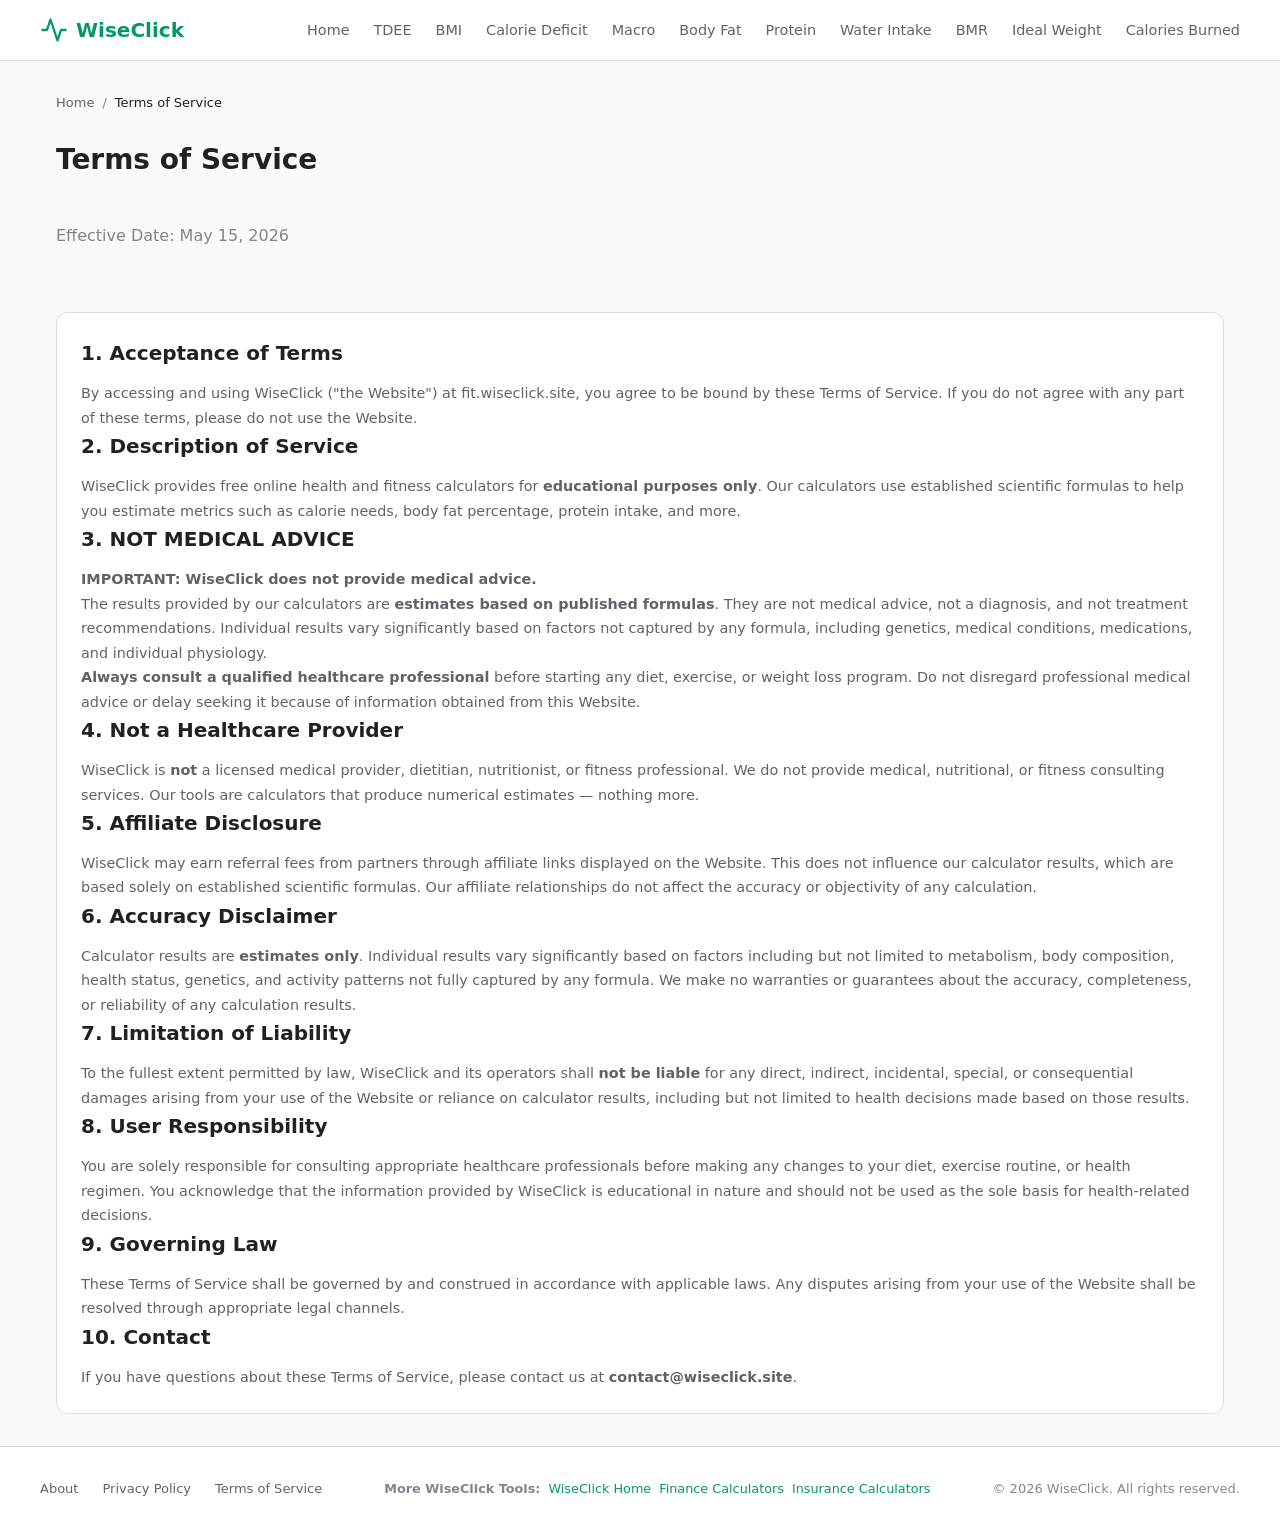
<file: terms/index.html>
<!DOCTYPE html>
<html lang="en">
<head>
  <meta charset="UTF-8">
  <meta name="viewport" content="width=device-width, initial-scale=1.0">
  <title>Terms of Service | WiseClick</title>
  <meta name="description" content="Terms of Service for WiseClick. Read our terms and conditions before using our health and fitness calculators.">
  <link rel="stylesheet" href="../css/style.css">
  <script type="application/ld+json">
  {
    "@context": "https://schema.org",
    "@type": "BreadcrumbList",
    "itemListElement": [
      { "@type": "ListItem", "position": 1, "name": "Home", "item": "https://fit.wiseclick.site/" },
      { "@type": "ListItem", "position": 2, "name": "Terms of Service", "item": "https://fit.wiseclick.site/terms/" }
    ]
  }
  </script>
</head>
<body>

  <header class="site-header">
    <div class="header-inner">
      <a href="/" class="site-logo">
        <svg viewBox="0 0 24 24" fill="none" stroke="currentColor" stroke-width="2" stroke-linecap="round" stroke-linejoin="round"><path d="M22 12h-4l-3 9L9 3l-3 9H2"/></svg>
        WiseClick
      </a>
      <button class="nav-toggle" onclick="document.querySelector('.nav-links').classList.toggle('open')" aria-label="Menu">
        <svg viewBox="0 0 24 24" fill="none" stroke="currentColor" stroke-width="2"><line x1="3" y1="6" x2="21" y2="6"/><line x1="3" y1="12" x2="21" y2="12"/><line x1="3" y1="18" x2="21" y2="18"/></svg>
      </button>
      <ul class="nav-links">
        <li><a href="/">Home</a></li>
        <li><a href="/tdee-calculator/">TDEE</a></li>
        <li><a href="/bmi-calculator/">BMI</a></li>
        <li><a href="/calorie-deficit-calculator/">Calorie Deficit</a></li>
        <li><a href="/macro-calculator/">Macro</a></li>
        <li><a href="/body-fat-calculator/">Body Fat</a></li>
        <li><a href="/protein-calculator/">Protein</a></li>
        <li><a href="/water-intake-calculator/">Water Intake</a></li>
        <li><a href="/bmr-calculator/">BMR</a></li>
        <li><a href="/ideal-weight-calculator/">Ideal Weight</a></li>
        <li><a href="/calories-burned-calculator/">Calories Burned</a></li>
      </ul>
    </div>
  </header>

  <main>
    <nav class="breadcrumb">
      <a href="/">Home</a> / <span>Terms of Service</span>
    </nav>

    <div class="calc-page">
      <h1>Terms of Service</h1>
      <p style="color:var(--text-light);margin-bottom:2rem">Effective Date: May 15, 2026</p>

      <div class="seo-block full-width">
        <h2>1. Acceptance of Terms</h2>
        <p>By accessing and using WiseClick ("the Website") at fit.wiseclick.site, you agree to be bound by these Terms of Service. If you do not agree with any part of these terms, please do not use the Website.</p>

        <h2>2. Description of Service</h2>
        <p>WiseClick provides free online health and fitness calculators for <strong>educational purposes only</strong>. Our calculators use established scientific formulas to help you estimate metrics such as calorie needs, body fat percentage, protein intake, and more.</p>

        <h2>3. NOT MEDICAL ADVICE</h2>
        <p><strong>IMPORTANT: WiseClick does not provide medical advice.</strong></p>
        <p>The results provided by our calculators are <strong>estimates based on published formulas</strong>. They are not medical advice, not a diagnosis, and not treatment recommendations. Individual results vary significantly based on factors not captured by any formula, including genetics, medical conditions, medications, and individual physiology.</p>
        <p><strong>Always consult a qualified healthcare professional</strong> before starting any diet, exercise, or weight loss program. Do not disregard professional medical advice or delay seeking it because of information obtained from this Website.</p>

        <h2>4. Not a Healthcare Provider</h2>
        <p>WiseClick is <strong>not</strong> a licensed medical provider, dietitian, nutritionist, or fitness professional. We do not provide medical, nutritional, or fitness consulting services. Our tools are calculators that produce numerical estimates — nothing more.</p>

        <h2>5. Affiliate Disclosure</h2>
        <p>WiseClick may earn referral fees from partners through affiliate links displayed on the Website. This does not influence our calculator results, which are based solely on established scientific formulas. Our affiliate relationships do not affect the accuracy or objectivity of any calculation.</p>

        <h2>6. Accuracy Disclaimer</h2>
        <p>Calculator results are <strong>estimates only</strong>. Individual results vary significantly based on factors including but not limited to metabolism, body composition, health status, genetics, and activity patterns not fully captured by any formula. We make no warranties or guarantees about the accuracy, completeness, or reliability of any calculation results.</p>

        <h2>7. Limitation of Liability</h2>
        <p>To the fullest extent permitted by law, WiseClick and its operators shall <strong>not be liable</strong> for any direct, indirect, incidental, special, or consequential damages arising from your use of the Website or reliance on calculator results, including but not limited to health decisions made based on those results.</p>

        <h2>8. User Responsibility</h2>
        <p>You are solely responsible for consulting appropriate healthcare professionals before making any changes to your diet, exercise routine, or health regimen. You acknowledge that the information provided by WiseClick is educational in nature and should not be used as the sole basis for health-related decisions.</p>

        <h2>9. Governing Law</h2>
        <p>These Terms of Service shall be governed by and construed in accordance with applicable laws. Any disputes arising from your use of the Website shall be resolved through appropriate legal channels.</p>

        <h2>10. Contact</h2>
        <p>If you have questions about these Terms of Service, please contact us at <strong>contact@wiseclick.site</strong>.</p>
      </div>
    </div>
  </main>

  <footer class="site-footer">
    <div class="footer-inner">
      <ul class="footer-links">
        <li><a href="/about/">About</a></li>
        <li><a href="/privacy/">Privacy Policy</a></li>
        <li><a href="/terms/">Terms of Service</a></li>
      </ul>
      <div class="cross-site-links"><span>More WiseClick Tools:</span><a href="https://wiseclick.site/" target="_blank" rel="noopener">WiseClick Home</a><a href="https://calc.wiseclick.site/" target="_blank" rel="noopener">Finance Calculators</a><a href="https://insure.wiseclick.site/" target="_blank" rel="noopener">Insurance Calculators</a></div>
      <p class="footer-copy">&copy; 2026 WiseClick. All rights reserved.</p>
    </div>
  </footer>
</body>
</html>
</file>
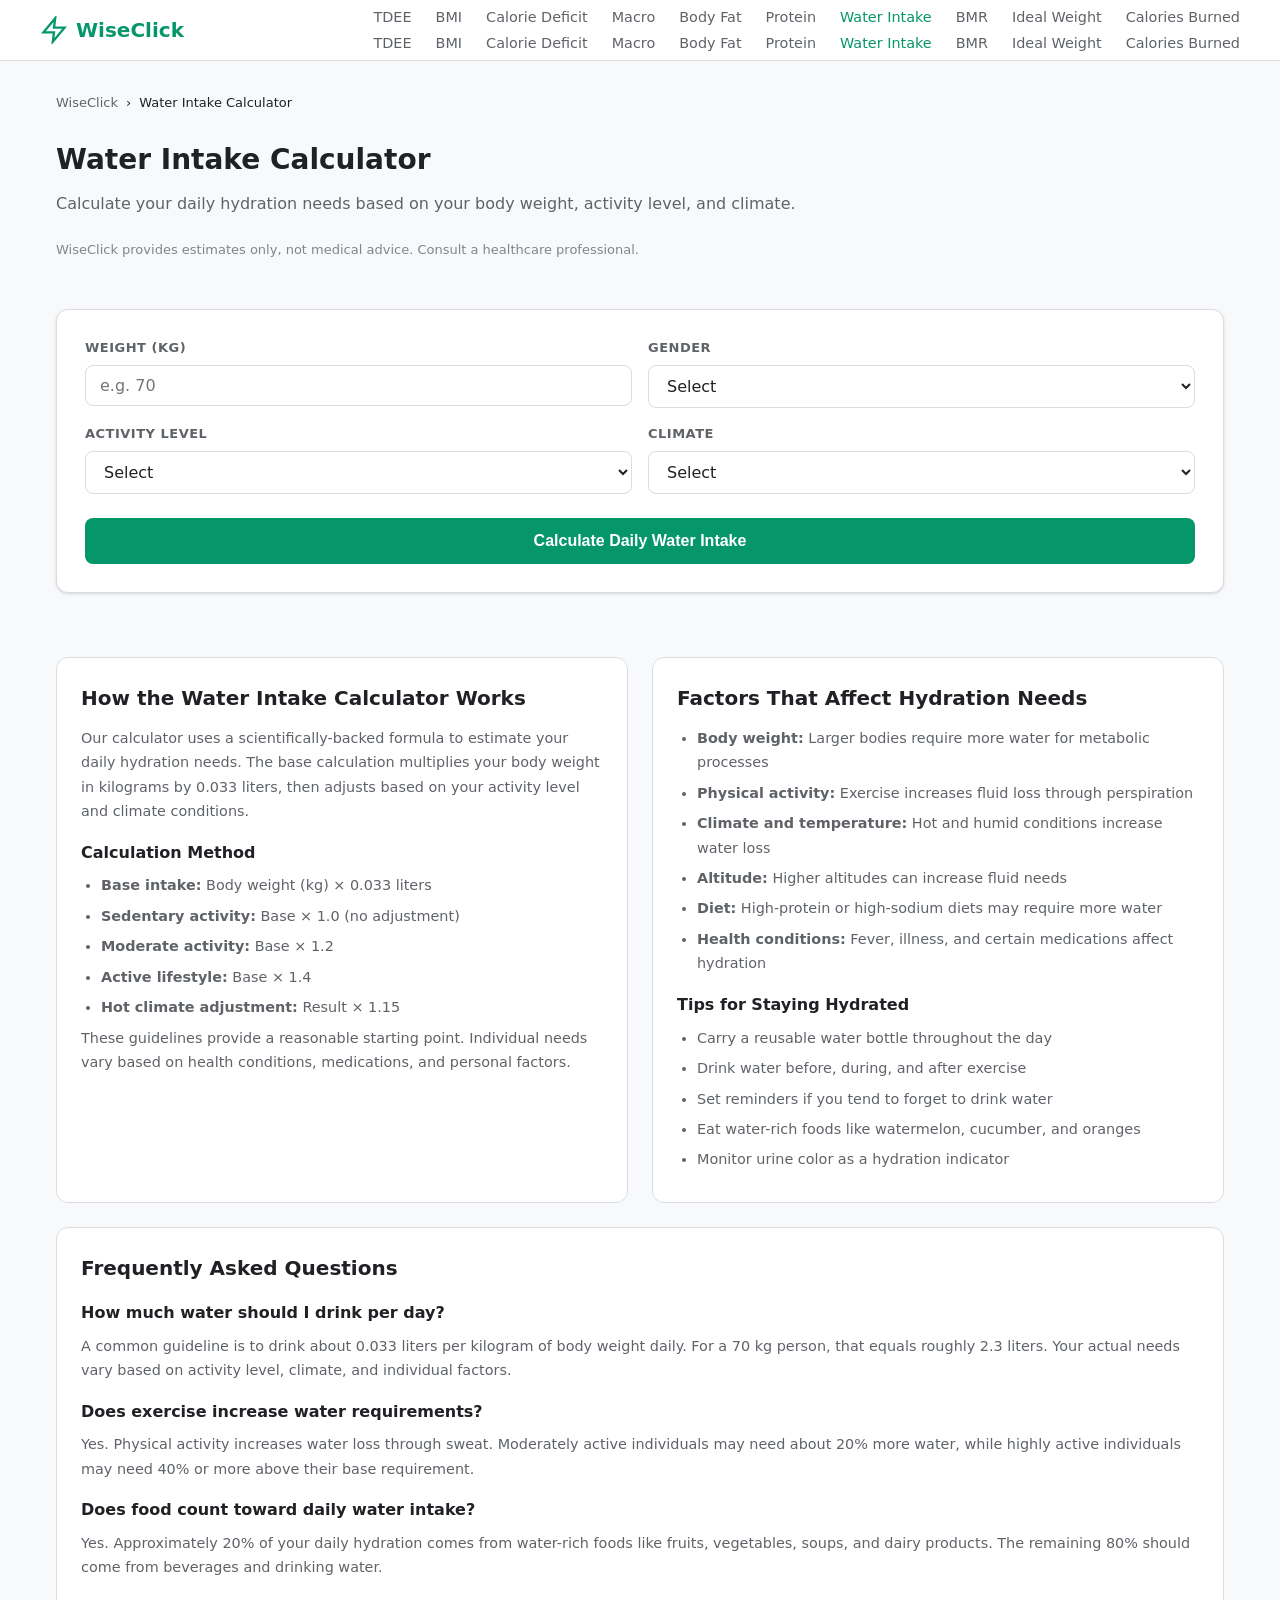
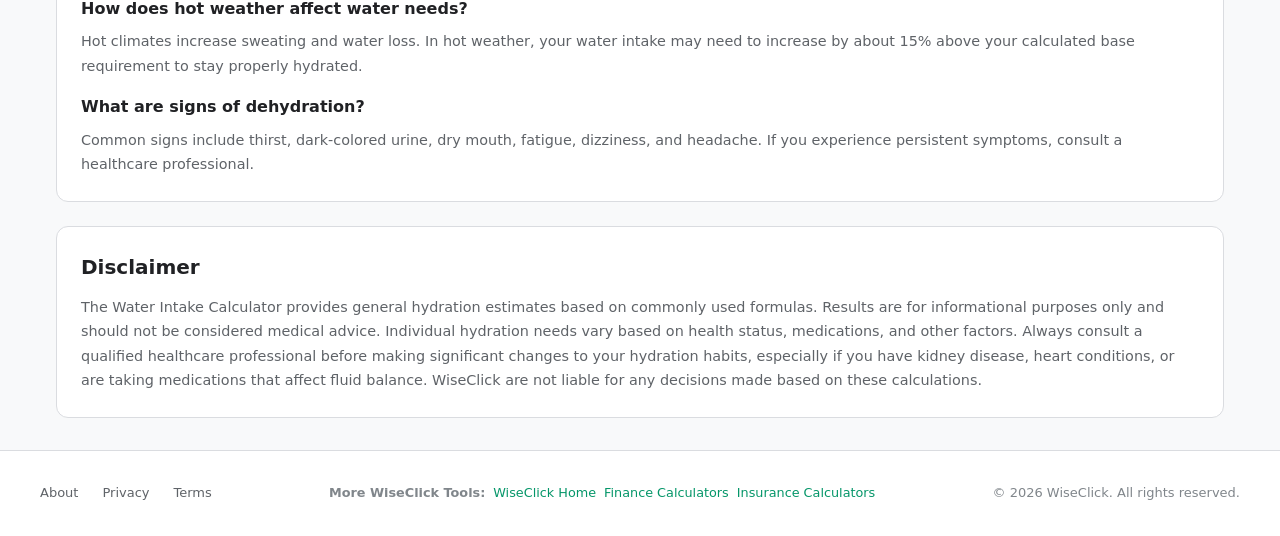
<file: water-intake-calculator/index.html>
<!DOCTYPE html>
<html lang="en">
<head>
  <meta charset="UTF-8">
  <meta name="viewport" content="width=device-width, initial-scale=1.0">
  <title>Water Intake Calculator - Daily Hydration Needs | WiseClick</title>
  <meta name="description" content="Calculate your ideal daily water intake based on weight, activity level, and climate. Get personalized hydration recommendations in liters, ounces, and glasses.">
  <meta name="keywords" content="water intake calculator, daily hydration needs, how much water to drink, hydration calculator, water calculator by weight">
  <link rel="canonical" href="https://fit.wiseclick.site/water-intake-calculator/">
  <meta property="og:title" content="Water Intake Calculator - Daily Hydration Needs">
  <meta property="og:description" content="Calculate your ideal daily water intake based on weight, activity level, and climate.">
  <meta property="og:url" content="https://fit.wiseclick.site/water-intake-calculator/">
  <meta property="og:type" content="website">
  <link rel="stylesheet" href="../css/style.css">
  <script type="application/ld+json">
  {
    "@context": "https://schema.org",
    "@type": "FAQPage",
    "mainEntity": [
      {
        "@type": "Question",
        "name": "How much water should I drink per day?",
        "acceptedAnswer": {
          "@type": "Answer",
          "text": "A common guideline is to drink about 0.033 liters per kilogram of body weight daily. For a 70 kg person, that equals roughly 2.3 liters. Your actual needs vary based on activity level, climate, and individual factors."
        }
      },
      {
        "@type": "Question",
        "name": "Does exercise increase water requirements?",
        "acceptedAnswer": {
          "@type": "Answer",
          "text": "Yes. Physical activity increases water loss through sweat. Moderately active individuals may need about 20% more water, while highly active individuals may need 40% or more above their base requirement."
        }
      },
      {
        "@type": "Question",
        "name": "Does food count toward daily water intake?",
        "acceptedAnswer": {
          "@type": "Answer",
          "text": "Yes. Approximately 20% of your daily hydration comes from water-rich foods like fruits, vegetables, soups, and dairy products. The remaining 80% should come from beverages and drinking water."
        }
      },
      {
        "@type": "Question",
        "name": "How does hot weather affect water needs?",
        "acceptedAnswer": {
          "@type": "Answer",
          "text": "Hot climates increase sweating and water loss. In hot weather, your water intake may need to increase by about 15% above your calculated base requirement to stay properly hydrated."
        }
      },
      {
        "@type": "Question",
        "name": "What are signs of dehydration?",
        "acceptedAnswer": {
          "@type": "Answer",
          "text": "Common signs include thirst, dark-colored urine, dry mouth, fatigue, dizziness, and headache. If you experience persistent symptoms, consult a healthcare professional."
        }
      }
    ]
  }
  </script>
  <script type="application/ld+json">
  {
    "@context": "https://schema.org",
    "@type": "WebApplication",
    "name": "Water Intake Calculator",
    "url": "https://fit.wiseclick.site/water-intake-calculator/",
    "applicationCategory": "HealthApplication",
    "operatingSystem": "Any",
    "offers": {
      "@type": "Offer",
      "price": "0",
      "priceCurrency": "USD"
    }
  }
  </script>
  <script type="application/ld+json">
  {
    "@context": "https://schema.org",
    "@type": "BreadcrumbList",
    "itemListElement": [
      { "@type": "ListItem", "position": 1, "name": "Home", "item": "https://fit.wiseclick.site/" },
      { "@type": "ListItem", "position": 2, "name": "&rsaquo;", "item": "https://fit.wiseclick.site/water-intake-calculator/" }
    ]
  }
  </script>
</head>
<body>

<header class="site-header">
  <div class="header-inner">
    <a href="/" class="site-logo">
      <svg viewBox="0 0 24 24" fill="none" stroke="currentColor" stroke-width="2"><path d="M13 2L3 14h9l-1 8 10-12h-9l1-8z"/></svg>
      WiseClick
    </a>
    <nav>
      <ul class="nav-links">
        <li><a href="/tdee-calculator/">TDEE</a></li>
        <li><a href="/bmi-calculator/">BMI</a></li>
        <li><a href="/calorie-deficit-calculator/">Calorie Deficit</a></li>
        <li><a href="/macro-calculator/">Macro</a></li>
        <li><a href="/body-fat-calculator/">Body Fat</a></li>
        <li><a href="/protein-calculator/">Protein</a></li>
        <li><a href="/water-intake-calculator/" class="active">Water Intake</a></li>
        <li><a href="/bmr-calculator/">BMR</a></li>
        <li><a href="/ideal-weight-calculator/">Ideal Weight</a></li>
        <li><a href="/calories-burned-calculator/">Calories Burned</a></li>
      </ul>
      <button class="nav-toggle" onclick="this.nextElementSibling.classList.toggle('open')" aria-label="Menu">
        <svg viewBox="0 0 24 24" fill="none" stroke="currentColor" stroke-width="2"><line x1="3" y1="6" x2="21" y2="6"/><line x1="3" y1="12" x2="21" y2="12"/><line x1="3" y1="18" x2="21" y2="18"/></svg>
      </button>
      <ul class="nav-links">
        <li><a href="/tdee-calculator/">TDEE</a></li>
        <li><a href="/bmi-calculator/">BMI</a></li>
        <li><a href="/calorie-deficit-calculator/">Calorie Deficit</a></li>
        <li><a href="/macro-calculator/">Macro</a></li>
        <li><a href="/body-fat-calculator/">Body Fat</a></li>
        <li><a href="/protein-calculator/">Protein</a></li>
        <li><a href="/water-intake-calculator/" class="active">Water Intake</a></li>
        <li><a href="/bmr-calculator/">BMR</a></li>
        <li><a href="/ideal-weight-calculator/">Ideal Weight</a></li>
        <li><a href="/calories-burned-calculator/">Calories Burned</a></li>
      </ul>
    </nav>
  </div>
</header>

<main>
  <div class="calc-page">
    <div>
      <nav class="breadcrumb">
        <a href="/">WiseClick</a>
        <span>&rsaquo;</span>
        <span>Water Intake Calculator</span>
      </nav>
      <h1>Water Intake Calculator</h1>
      <p class="subtitle">Calculate your daily hydration needs based on your body weight, activity level, and climate.</p>
      <p style="font-size:0.8125rem;color:var(--text-light);margin-bottom:1rem;">WiseClick provides estimates only, not medical advice. Consult a healthcare professional.</p>
    </div>

    <div class="calc-tool">
      <form class="calc-form" id="waterForm" onsubmit="return calculateWater(event)">
        <div class="form-group">
          <label for="weight">Weight (kg)</label>
          <input type="number" id="weight" placeholder="e.g. 70" min="20" max="300" step="0.1" required>
        </div>
        <div class="form-group">
          <label for="gender">Gender</label>
          <select id="gender" required>
            <option value="">Select</option>
            <option value="male">Male</option>
            <option value="female">Female</option>
          </select>
        </div>
        <div class="form-group">
          <label for="activity">Activity Level</label>
          <select id="activity" required>
            <option value="">Select</option>
            <option value="sedentary">Sedentary</option>
            <option value="moderate">Moderate</option>
            <option value="active">Active</option>
          </select>
        </div>
        <div class="form-group">
          <label for="climate">Climate</label>
          <select id="climate" required>
            <option value="">Select</option>
            <option value="cold">Cold</option>
            <option value="temperate">Temperate</option>
            <option value="hot">Hot</option>
          </select>
        </div>
        <button type="submit" class="btn-calculate">Calculate Daily Water Intake</button>
      </form>

      <div class="calc-results" id="results">
        <div class="result-highlight">
          <div class="label">Daily Water Intake</div>
          <div class="value" id="waterLiters">-</div>
        </div>
        <div class="result-details">
          <div class="result-item">
            <div class="label">In Ounces</div>
            <div class="value" id="waterOz">-</div>
          </div>
          <div class="result-item">
            <div class="label">Glasses (250ml each)</div>
            <div class="value" id="waterGlasses">-</div>
          </div>
          <div class="result-item">
            <div class="label">From Beverages (~80%)</div>
            <div class="value" id="waterBeverage">-</div>
          </div>
          <div class="result-item">
            <div class="label">From Food (~20%)</div>
            <div class="value" id="waterFood">-</div>
          </div>
        </div>
        <p style="font-size:0.8125rem;color:var(--text-light);margin-top:1rem;">Note: Approximately 20% of your daily hydration comes from water-rich foods like fruits, vegetables, and soups. Adjust intake based on thirst and urine color.</p>
      </div>
    </div>

    <div class="seo-content">
      <div class="seo-block">
        <h2>How the Water Intake Calculator Works</h2>
        <p>Our calculator uses a scientifically-backed formula to estimate your daily hydration needs. The base calculation multiplies your body weight in kilograms by 0.033 liters, then adjusts based on your activity level and climate conditions.</p>
        <h3>Calculation Method</h3>
        <ul>
          <li><strong>Base intake:</strong> Body weight (kg) &times; 0.033 liters</li>
          <li><strong>Sedentary activity:</strong> Base &times; 1.0 (no adjustment)</li>
          <li><strong>Moderate activity:</strong> Base &times; 1.2</li>
          <li><strong>Active lifestyle:</strong> Base &times; 1.4</li>
          <li><strong>Hot climate adjustment:</strong> Result &times; 1.15</li>
        </ul>
        <p>These guidelines provide a reasonable starting point. Individual needs vary based on health conditions, medications, and personal factors.</p>
      </div>

      <div class="seo-block">
        <h2>Factors That Affect Hydration Needs</h2>
        <ul>
          <li><strong>Body weight:</strong> Larger bodies require more water for metabolic processes</li>
          <li><strong>Physical activity:</strong> Exercise increases fluid loss through perspiration</li>
          <li><strong>Climate and temperature:</strong> Hot and humid conditions increase water loss</li>
          <li><strong>Altitude:</strong> Higher altitudes can increase fluid needs</li>
          <li><strong>Diet:</strong> High-protein or high-sodium diets may require more water</li>
          <li><strong>Health conditions:</strong> Fever, illness, and certain medications affect hydration</li>
        </ul>
        <h3>Tips for Staying Hydrated</h3>
        <ul>
          <li>Carry a reusable water bottle throughout the day</li>
          <li>Drink water before, during, and after exercise</li>
          <li>Set reminders if you tend to forget to drink water</li>
          <li>Eat water-rich foods like watermelon, cucumber, and oranges</li>
          <li>Monitor urine color as a hydration indicator</li>
        </ul>
      </div>

      <div class="seo-block full-width">
        <h2>Frequently Asked Questions</h2>
        <h3>How much water should I drink per day?</h3>
        <p>A common guideline is to drink about 0.033 liters per kilogram of body weight daily. For a 70 kg person, that equals roughly 2.3 liters. Your actual needs vary based on activity level, climate, and individual factors.</p>
        <h3>Does exercise increase water requirements?</h3>
        <p>Yes. Physical activity increases water loss through sweat. Moderately active individuals may need about 20% more water, while highly active individuals may need 40% or more above their base requirement.</p>
        <h3>Does food count toward daily water intake?</h3>
        <p>Yes. Approximately 20% of your daily hydration comes from water-rich foods like fruits, vegetables, soups, and dairy products. The remaining 80% should come from beverages and drinking water.</p>
        <h3>How does hot weather affect water needs?</h3>
        <p>Hot climates increase sweating and water loss. In hot weather, your water intake may need to increase by about 15% above your calculated base requirement to stay properly hydrated.</p>
        <h3>What are signs of dehydration?</h3>
        <p>Common signs include thirst, dark-colored urine, dry mouth, fatigue, dizziness, and headache. If you experience persistent symptoms, consult a healthcare professional.</p>
      </div>

      <div class="seo-block full-width">
        <h2>Disclaimer</h2>
        <p>The Water Intake Calculator provides general hydration estimates based on commonly used formulas. Results are for informational purposes only and should not be considered medical advice. Individual hydration needs vary based on health status, medications, and other factors. Always consult a qualified healthcare professional before making significant changes to your hydration habits, especially if you have kidney disease, heart conditions, or are taking medications that affect fluid balance. WiseClick are not liable for any decisions made based on these calculations.</p>
      </div>
    </div>
  </div>
</main>

<footer class="site-footer">
  <div class="footer-inner">
    <ul class="footer-links">
      <li><a href="/about.html">About</a></li>
      <li><a href="/privacy.html">Privacy</a></li>
      <li><a href="/terms.html">Terms</a></li>
    </ul>
    <div class="cross-site-links"><span>More WiseClick Tools:</span><a href="https://wiseclick.site/" target="_blank" rel="noopener">WiseClick Home</a><a href="https://calc.wiseclick.site/" target="_blank" rel="noopener">Finance Calculators</a><a href="https://insure.wiseclick.site/" target="_blank" rel="noopener">Insurance Calculators</a></div>
      <p class="footer-copy">&copy; 2026 WiseClick. All rights reserved.</p>
  </div>
</footer>
<script>
function calculateWater(e) {
  e.preventDefault();
  var weight = parseFloat(document.getElementById('weight').value);
  var gender = document.getElementById('gender').value;
  var activity = document.getElementById('activity').value;
  var climate = document.getElementById('climate').value;

  if (!weight || !gender || !activity || !climate) return;

  // Base: weight × 0.033
  var baseWater = weight * 0.033;

  // Activity multiplier
  var activityMultiplier = 1.0;
  if (activity === 'moderate') activityMultiplier = 1.2;
  else if (activity === 'active') activityMultiplier = 1.4;

  var water = baseWater * activityMultiplier;

  // Climate adjustment: hot × 1.15
  if (climate === 'hot') water *= 1.15;

  var waterOz = water * 33.814;
  var glasses = Math.ceil(water / 0.25);
  var beverage = water * 0.8;
  var food = water * 0.2;

  document.getElementById('waterLiters').textContent = water.toFixed(2) + ' liters';
  document.getElementById('waterOz').textContent = waterOz.toFixed(1) + ' oz';
  document.getElementById('waterGlasses').textContent = glasses + ' glasses';
  document.getElementById('waterBeverage').textContent = beverage.toFixed(2) + ' L';
  document.getElementById('waterFood').textContent = food.toFixed(2) + ' L';

  document.getElementById('results').classList.add('visible');
  return false;
}
</script>

</body>
</html>
</file>
<file: css/style.css>
/* ===== CSS Variables ===== */
:root {
  --primary: #059669;
  --primary-dark: #047857;
  --primary-light: #ecfdf5;
  --success: #34a853;
  --danger: #ea4335;
  --warning: #fbbc04;
  --text: #202124;
  --text-secondary: #5f6368;
  --text-light: #80868b;
  --bg: #ffffff;
  --bg-secondary: #f8f9fa;
  --bg-card: #ffffff;
  --border: #dadce0;
  --shadow: 0 1px 3px rgba(60,64,67,0.12), 0 1px 2px rgba(60,64,67,0.08);
  --shadow-lg: 0 4px 12px rgba(60,64,67,0.15), 0 2px 6px rgba(60,64,67,0.1);
  --radius: 12px;
  --radius-sm: 8px;
  --max-width: 1200px;
  --font: 'Segoe UI', system-ui, -apple-system, sans-serif;
  --font-mono: 'SF Mono', 'Consolas', monospace;
}

*, *::before, *::after { box-sizing: border-box; margin: 0; padding: 0; }
html { font-size: 16px; scroll-behavior: smooth; -webkit-text-size-adjust: 100%; }
body { font-family: var(--font); color: var(--text); background: var(--bg-secondary); line-height: 1.6; min-height: 100vh; display: flex; flex-direction: column; }
a { color: var(--primary); text-decoration: none; }
a:hover { text-decoration: underline; }
img { max-width: 100%; height: auto; }

.site-header { background: var(--bg); border-bottom: 1px solid var(--border); padding: 0 1rem; position: sticky; top: 0; z-index: 100; }
.header-inner { max-width: var(--max-width); margin: 0 auto; display: flex; align-items: center; justify-content: space-between; height: 60px; }
.site-logo { font-size: 1.25rem; font-weight: 700; color: var(--primary); display: flex; align-items: center; gap: 0.5rem; }
.site-logo svg { width: 28px; height: 28px; }
.nav-links { display: flex; gap: 1.5rem; list-style: none; }
.nav-links a { color: var(--text-secondary); font-size: 0.9rem; font-weight: 500; padding: 0.25rem 0; transition: color 0.2s; }
.nav-links a:hover, .nav-links a.active { color: var(--primary); text-decoration: none; }
.nav-toggle { display: none; background: none; border: none; cursor: pointer; padding: 0.5rem; }
.nav-toggle svg { width: 24px; height: 24px; color: var(--text); }

main { flex: 1; max-width: var(--max-width); margin: 0 auto; padding: 2rem 1rem; width: 100%; }

.hero { text-align: center; padding: 3rem 0 2rem; }
.hero h1 { font-size: 2.25rem; font-weight: 700; color: var(--text); margin-bottom: 0.75rem; line-height: 1.2; }
.hero p { font-size: 1.1rem; color: var(--text-secondary); max-width: 600px; margin: 0 auto; }

.calc-grid { display: grid; grid-template-columns: repeat(auto-fill, minmax(280px, 1fr)); gap: 1.25rem; margin-top: 2rem; }
.calc-card { background: var(--bg-card); border: 1px solid var(--border); border-radius: var(--radius); padding: 1.5rem; transition: transform 0.2s, box-shadow 0.2s; display: flex; flex-direction: column; gap: 0.75rem; }
.calc-card:hover { transform: translateY(-2px); box-shadow: var(--shadow-lg); text-decoration: none; }
.calc-card-icon { width: 48px; height: 48px; border-radius: var(--radius-sm); background: var(--primary-light); display: flex; align-items: center; justify-content: center; font-size: 1.5rem; }
.calc-card h3 { font-size: 1.1rem; font-weight: 600; color: var(--text); }
.calc-card p { font-size: 0.875rem; color: var(--text-secondary); line-height: 1.5; }

.calc-page { display: grid; grid-template-columns: 1fr; gap: 2rem; }
.calc-page h1 { font-size: 1.75rem; font-weight: 700; margin-bottom: 0.5rem; }
.calc-page .subtitle { color: var(--text-secondary); font-size: 1rem; margin-bottom: 1.5rem; }
.calc-tool { background: var(--bg-card); border: 1px solid var(--border); border-radius: var(--radius); padding: 1.75rem; box-shadow: var(--shadow); }

.calc-form { display: grid; grid-template-columns: 1fr 1fr; gap: 1rem; }
.form-group { display: flex; flex-direction: column; gap: 0.375rem; }
.form-group.full-width { grid-column: 1 / -1; }
.form-group label { font-size: 0.8125rem; font-weight: 600; color: var(--text-secondary); text-transform: uppercase; letter-spacing: 0.5px; }
.form-group input, .form-group select { padding: 0.625rem 0.875rem; border: 1px solid var(--border); border-radius: var(--radius-sm); font-size: 1rem; font-family: var(--font); color: var(--text); background: var(--bg); transition: border-color 0.2s, box-shadow 0.2s; }
.form-group input:focus, .form-group select:focus { outline: none; border-color: var(--primary); box-shadow: 0 0 0 3px rgba(5,150,105,0.15); }

.btn-calculate { grid-column: 1 / -1; padding: 0.875rem 2rem; background: var(--primary); color: white; border: none; border-radius: var(--radius-sm); font-size: 1rem; font-weight: 600; cursor: pointer; transition: background 0.2s; margin-top: 0.5rem; }
.btn-calculate:hover { background: var(--primary-dark); }

.calc-results { margin-top: 1.5rem; padding-top: 1.5rem; border-top: 1px solid var(--border); display: none; }
.calc-results.visible { display: block; }
.result-highlight { background: var(--primary-light); border-radius: var(--radius-sm); padding: 1.25rem; text-align: center; margin-bottom: 1rem; }
.result-highlight .label { font-size: 0.8125rem; font-weight: 600; color: var(--primary); text-transform: uppercase; letter-spacing: 0.5px; }
.result-highlight .value { font-size: 2rem; font-weight: 700; color: var(--text); margin-top: 0.25rem; }
.result-details { display: grid; grid-template-columns: 1fr 1fr; gap: 0.75rem; }
.result-item { padding: 0.75rem; background: var(--bg-secondary); border-radius: var(--radius-sm); }
.result-item .label { font-size: 0.75rem; color: var(--text-secondary); }
.result-item .value { font-size: 1.125rem; font-weight: 600; color: var(--text); margin-top: 0.125rem; }

.seo-content { margin-top: 2rem; display: grid; grid-template-columns: 1fr 1fr; gap: 1.5rem; }
.seo-block { background: var(--bg-card); border: 1px solid var(--border); border-radius: var(--radius); padding: 1.5rem; }
.seo-block.full-width { grid-column: 1 / -1; }
.seo-block h2 { font-size: 1.25rem; font-weight: 700; margin-bottom: 0.75rem; color: var(--text); }
.seo-block h3 { font-size: 1rem; font-weight: 600; margin: 1rem 0 0.5rem; color: var(--text); }
.seo-block p, .seo-block li { font-size: 0.9rem; color: var(--text-secondary); line-height: 1.7; }
.seo-block ul { padding-left: 1.25rem; }
.seo-block li { margin-bottom: 0.375rem; }

.breadcrumb { display: flex; align-items: center; gap: 0.5rem; font-size: 0.8125rem; color: var(--text-light); margin-bottom: 1.5rem; }
.breadcrumb a { color: var(--text-secondary); }
.breadcrumb span { color: var(--text); font-weight: 500; }

.site-footer { background: var(--bg); border-top: 1px solid var(--border); padding: 2rem 1rem; margin-top: auto; }
.footer-inner { max-width: var(--max-width); margin: 0 auto; display: flex; flex-wrap: wrap; justify-content: space-between; gap: 1rem; }
.footer-links { display: flex; gap: 1.5rem; list-style: none; font-size: 0.8125rem; }
.footer-links a { color: var(--text-secondary); }
.cross-site-links { font-size: 0.8rem; color: var(--text-light); display: flex; align-items: center; gap: 0.5rem; flex-wrap: wrap; }
.cross-site-links span { font-weight: 600; }
.cross-site-links a { color: var(--primary); text-decoration: none; }
.cross-site-links a:hover { text-decoration: underline; }

.footer-copy { font-size: 0.8125rem; color: var(--text-light); }

@media (max-width: 768px) {
  .hero h1 { font-size: 1.75rem; }
  .nav-links { display: none; }
  .nav-toggle { display: block; }
  .nav-links.open { display: flex; flex-direction: column; position: absolute; top: 60px; left: 0; right: 0; background: var(--bg); border-bottom: 1px solid var(--border); padding: 1rem; box-shadow: var(--shadow); }
  .calc-form { grid-template-columns: 1fr; }
  .result-details { grid-template-columns: 1fr 1fr; }
  .seo-content { grid-template-columns: 1fr; }
}
/* ===== Conditional Fields ===== */
.form-group.conditional { display: none; }
.form-group.conditional.show { display: flex; }

@media (max-width: 480px) {
  .hero h1 { font-size: 1.5rem; }
  .hero p { font-size: 0.9375rem; }
  .result-details { grid-template-columns: 1fr; }
  .calc-tool { padding: 1.25rem; }
  .footer-inner { flex-direction: column; }
}
</file>
